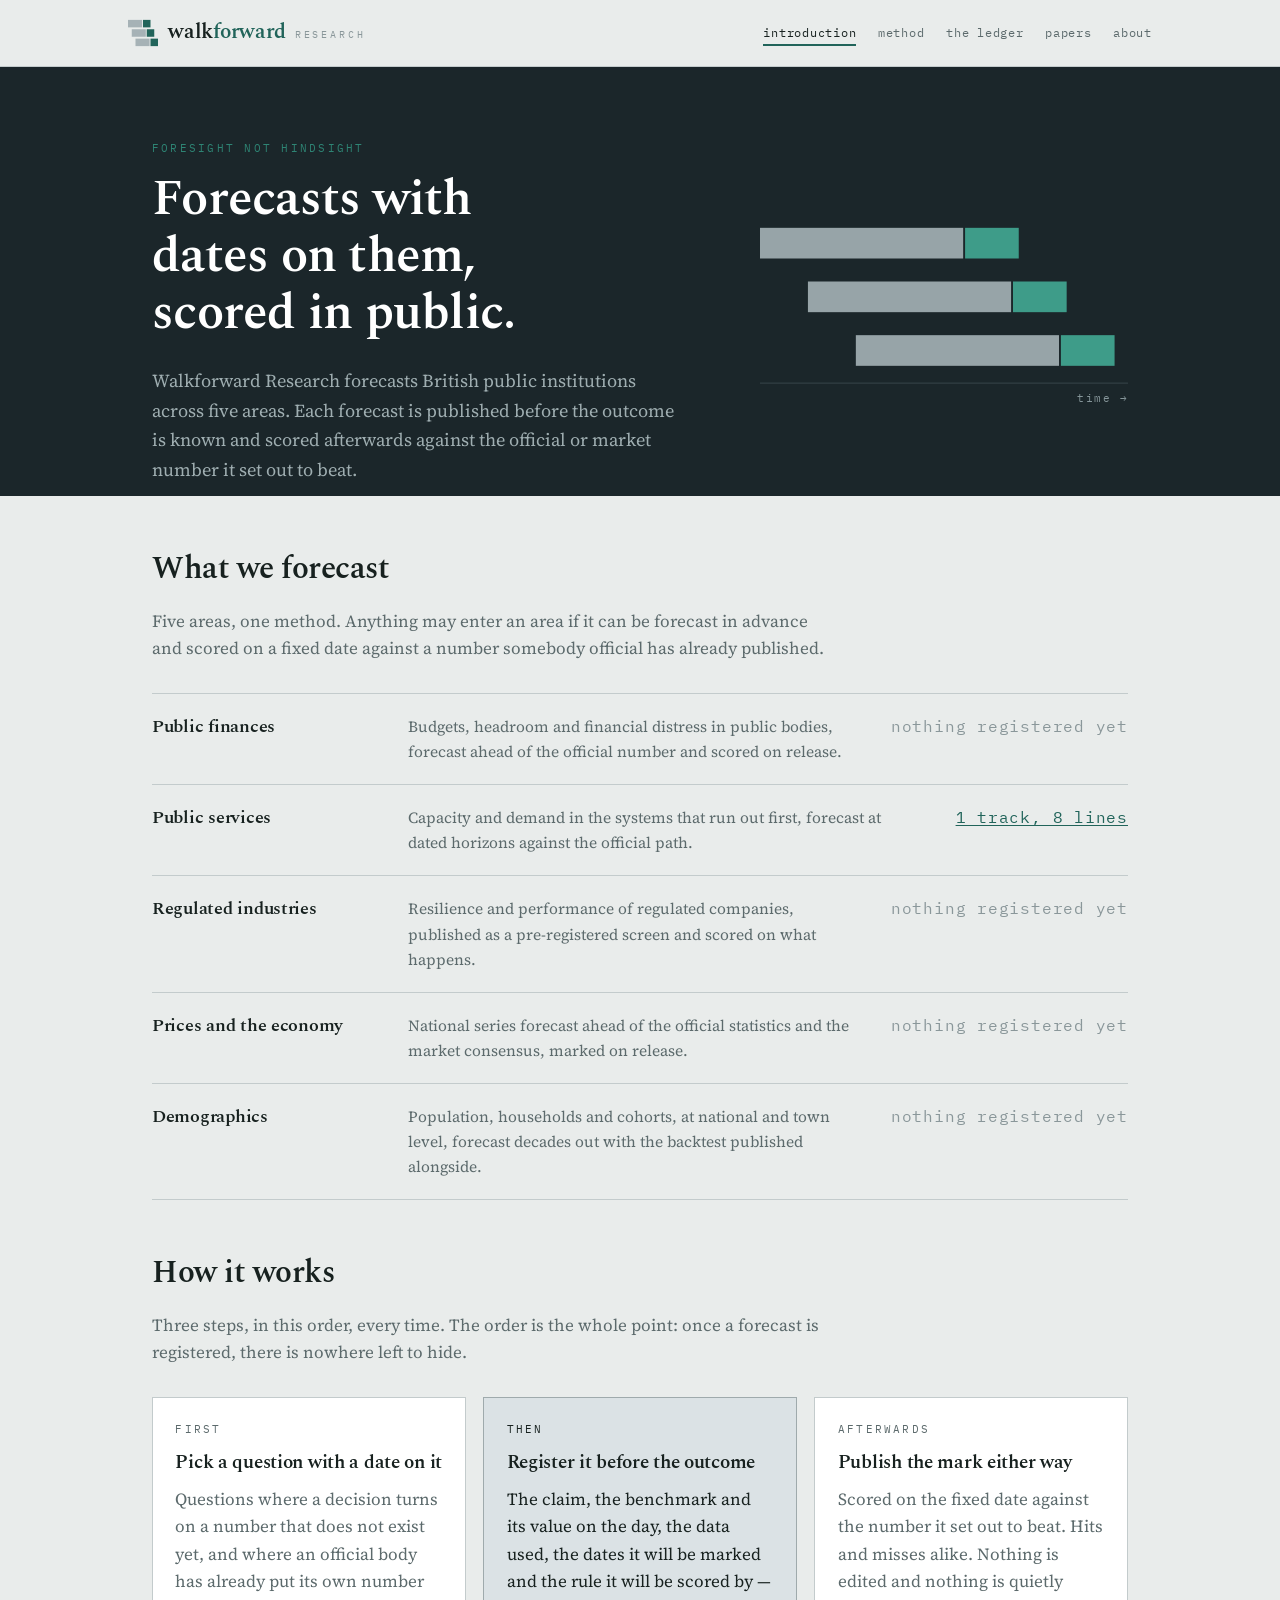
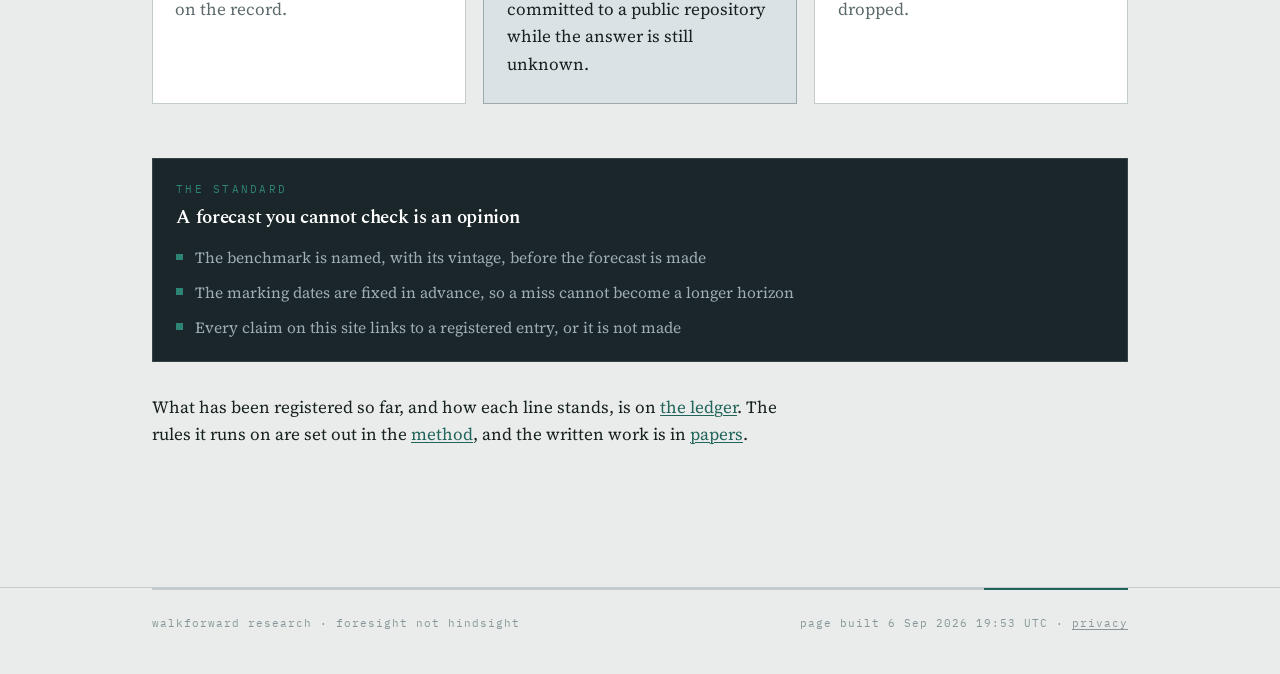
<file: site/index.html>
<!doctype html>
<html lang="en-GB">
<head>
<meta charset="utf-8">
<meta name="viewport" content="width=device-width, initial-scale=1">
<title>Walkforward Research</title>
<meta name="description" content="UK forecasts published before the outcome is known, then scored in public against the official or market forecast they set out to beat.">
<link rel="icon" href="favicon.svg" type="image/svg+xml">
<link rel="preconnect" href="https://fonts.gstatic.com" crossorigin>
<link rel="stylesheet" href="https://fonts.googleapis.com/css2?family=Spectral:wght@500;600&amp;family=Source+Serif+4:ital,opsz,wght@0,8..60,400;0,8..60,600;1,8..60,400&amp;family=IBM+Plex+Mono:wght@400;500&amp;display=swap">
<link rel="stylesheet" href="styles.css">
</head>
<body>
<header class="site">
  <div class="wrap site-bar">
    <a class="brand" href="index.html">
      <svg width="30" height="30" viewBox="0 0 32 32" aria-hidden="true">
        <rect x="0" y="2"  width="15" height="8" fill="var(--block)"/><rect x="16" y="2"  width="8" height="8" fill="var(--accent)"/>
        <rect x="4" y="12" width="15" height="8" fill="var(--block)"/><rect x="20" y="12" width="8" height="8" fill="var(--accent)"/>
        <rect x="8" y="22" width="15" height="8" fill="var(--block)"/><rect x="24" y="22" width="8" height="8" fill="var(--accent)"/>
      </svg>
      <span class="wordmark">walk<span class="fwd">forward</span><span class="co">Research</span></span>
    </a>
    <nav class="site-nav" aria-label="Site">
      <a href="index.html" aria-current="page">introduction</a>
      <a href="method.html">method</a>
      <a href="ledger.html">the ledger</a>
      <a href="papers.html">papers</a>
      <a href="about.html">about</a>
    </nav>
  </div>
</header>
<div class="hero">
  <div class="wrap">
    <div class="hero-grid">
      <div>
        <p class="kicker">Foresight not hindsight</p>
        <h1>Forecasts with dates on them, scored in public.</h1>
        <p class="lede">Walkforward Research forecasts British public institutions across five
        areas. Each forecast is published before the outcome is known and scored afterwards against
        the official or market number it set out to beat.</p>
      </div>
      <div class="hero-mark"><svg class="stair" viewBox="0 0 384 196" role="img" aria-label="Walk-forward validation: three rows, each a long training run followed immediately by the short slice the model was tested on, every row starting later in time">
        <rect x="0"   y="4"   width="212" height="32" fill="#97A4A8"/>
        <rect x="214" y="4"   width="56"  height="32" fill="#3E9C89"/>
        <rect x="50"  y="60"  width="212" height="32" fill="#97A4A8"/>
        <rect x="264" y="60"  width="56"  height="32" fill="#3E9C89"/>
        <rect x="100" y="116" width="212" height="32" fill="#97A4A8"/>
        <rect x="314" y="116" width="56"  height="32" fill="#3E9C89"/>
        <line x1="0" y1="166" x2="384" y2="166" stroke="#3A4A4E" stroke-width="1"/>
        <text x="384" y="186" text-anchor="end" fill="#859599" font-family="IBM Plex Mono, monospace" font-size="12" letter-spacing="1.5">time &#8594;</text>
      </svg></div>
    </div>
  </div>
</div>

<main class="wrap">
<section class="band">
  <div class="section-head">
    <h2>What we forecast</h2>
    <p>Five areas, one method. Anything may enter an area if it can be forecast in advance and
    scored on a fixed date against a number somebody official has already published.</p>
  </div>
  <div class="areas">
      <div class="area-row"><h3>Public finances</h3><p>Budgets, headroom and financial distress in public bodies, forecast ahead of the official number and scored on release.</p><p class="area-count mono"><span class="soft">nothing registered yet</span></p></div>
      <div class="area-row"><h3>Public services</h3><p>Capacity and demand in the systems that run out first, forecast at dated horizons against the official path.</p><p class="area-count mono"><a href="ledger.html">1 track, 8 lines</a></p></div>
      <div class="area-row"><h3>Regulated industries</h3><p>Resilience and performance of regulated companies, published as a pre-registered screen and scored on what happens.</p><p class="area-count mono"><span class="soft">nothing registered yet</span></p></div>
      <div class="area-row"><h3>Prices and the economy</h3><p>National series forecast ahead of the official statistics and the market consensus, marked on release.</p><p class="area-count mono"><span class="soft">nothing registered yet</span></p></div>
      <div class="area-row"><h3>Demographics</h3><p>Population, households and cohorts, at national and town level, forecast decades out with the backtest published alongside.</p><p class="area-count mono"><span class="soft">nothing registered yet</span></p></div>
  </div>
</section>

<section class="band">
  <div class="section-head">
    <h2>How it works</h2>
    <p>Three steps, in this order, every time. The order is the whole point: once a forecast is
    registered, there is nowhere left to hide.</p>
  </div>
  <div class="cards c3">
    <div class="card">
      <p class="kicker">First</p>
      <h3>Pick a question with a date on it</h3>
      <p>Questions where a decision turns on a number that does not exist yet, and where an official
      body has already put its own number on the record.</p>
    </div>
    <div class="card tint">
      <p class="kicker">Then</p>
      <h3>Register it before the outcome</h3>
      <p>The claim, the benchmark and its value on the day, the data used, the dates it will be
      marked and the rule it will be scored by &mdash; committed to a public repository while the
      answer is still unknown.</p>
    </div>
    <div class="card">
      <p class="kicker">Afterwards</p>
      <h3>Publish the mark either way</h3>
      <p>Scored on the fixed date against the number it set out to beat. Hits and misses alike.
      Nothing is edited and nothing is quietly dropped.</p>
    </div>
  </div>
</section>

<section class="band">
  <div class="panel invert">
    <p class="kicker">The standard</p>
    <h3>A forecast you cannot check is an opinion</h3>
    <ul class="ticks">
      <li>The benchmark is named, with its vintage, before the forecast is made</li>
      <li>The marking dates are fixed in advance, so a miss cannot become a longer horizon</li>
      <li>Every claim on this site links to a registered entry, or it is not made</li>
    </ul>
  </div>
  <p class="measure">What has been registered so far, and how each line stands, is on
  <a href="ledger.html">the ledger</a>. The rules it runs on are set out in the
  <a href="method.html">method</a>, and the written work is in <a href="papers.html">papers</a>.</p>
</section>
</main>
<footer class="site">
  <div class="wrap">
    <div class="foot-rule"></div>
    <div class="foot">
      <span>walkforward research &middot; foresight not hindsight</span>
      <span>page built 6 Sep 2026 19:53 UTC &middot; <a href="about.html#privacy">privacy</a></span>
    </div>
  </div>
</footer>
</body>
</html>
</file>
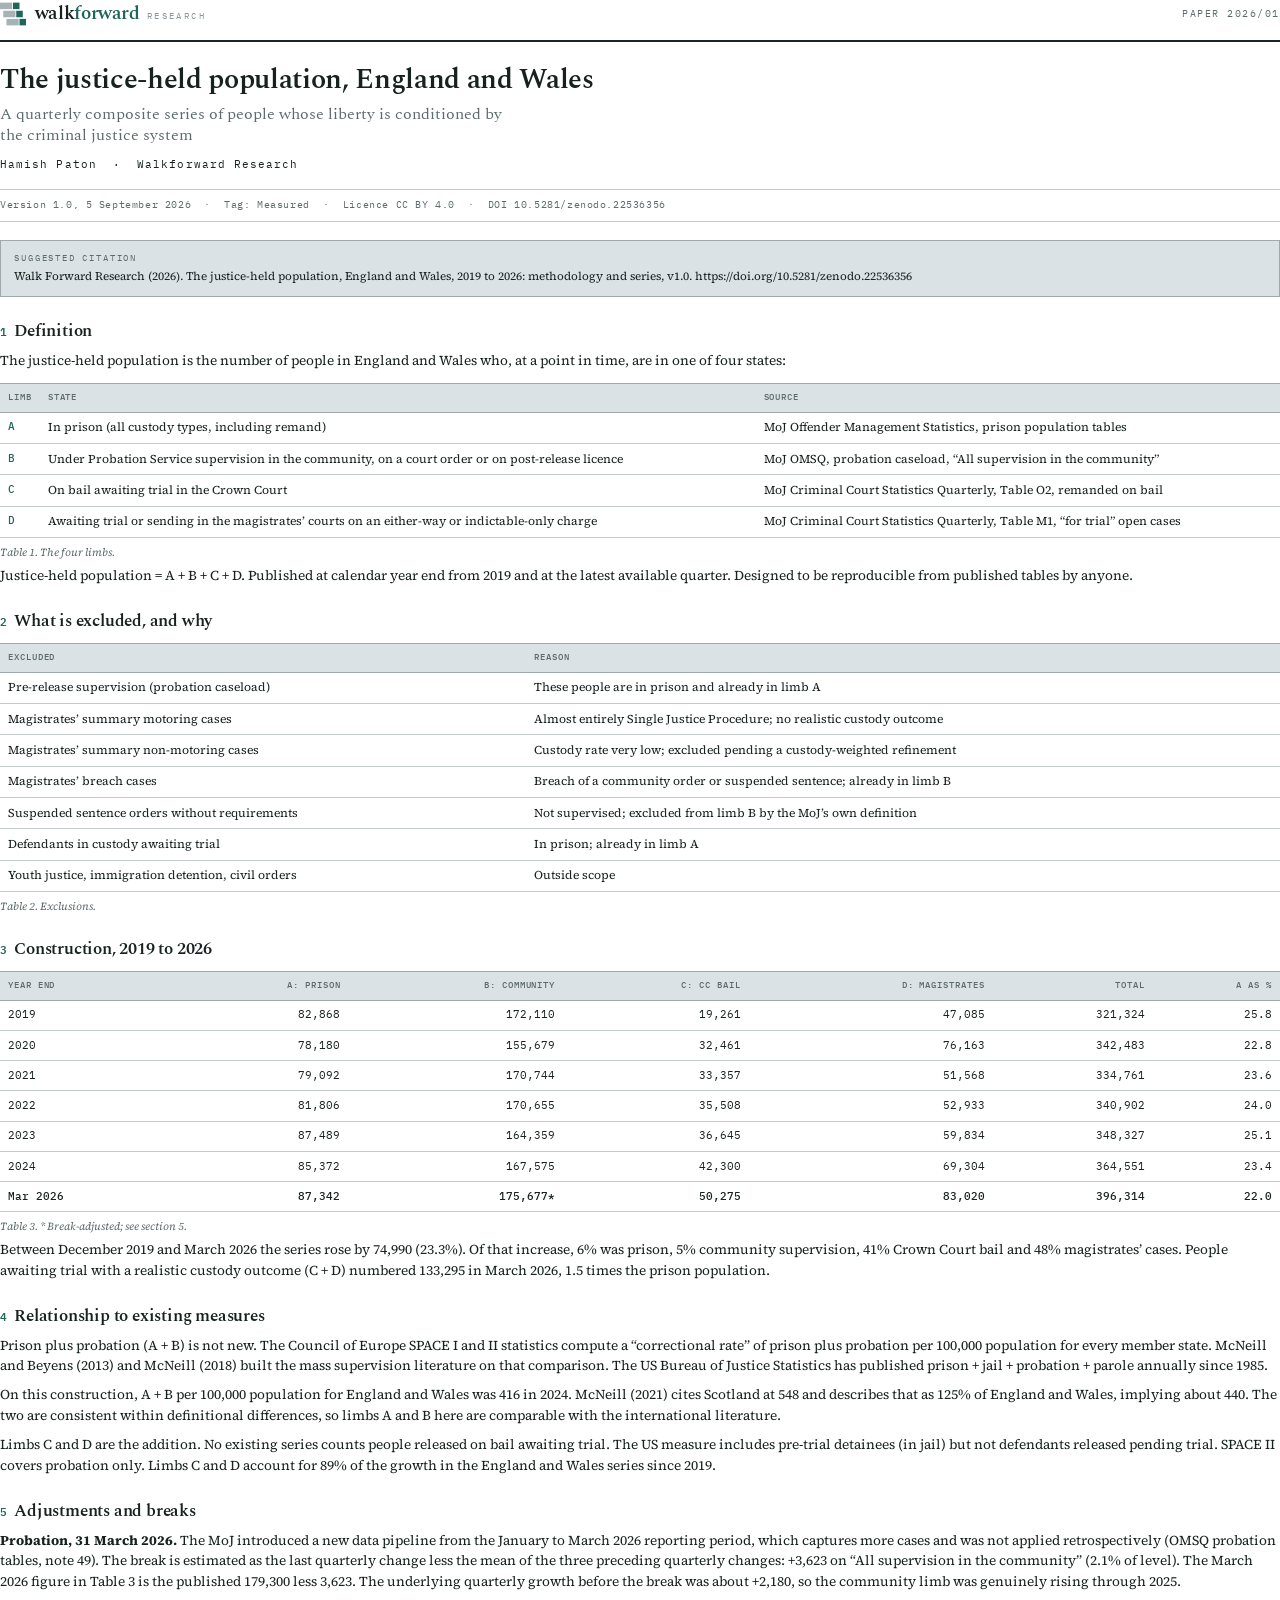
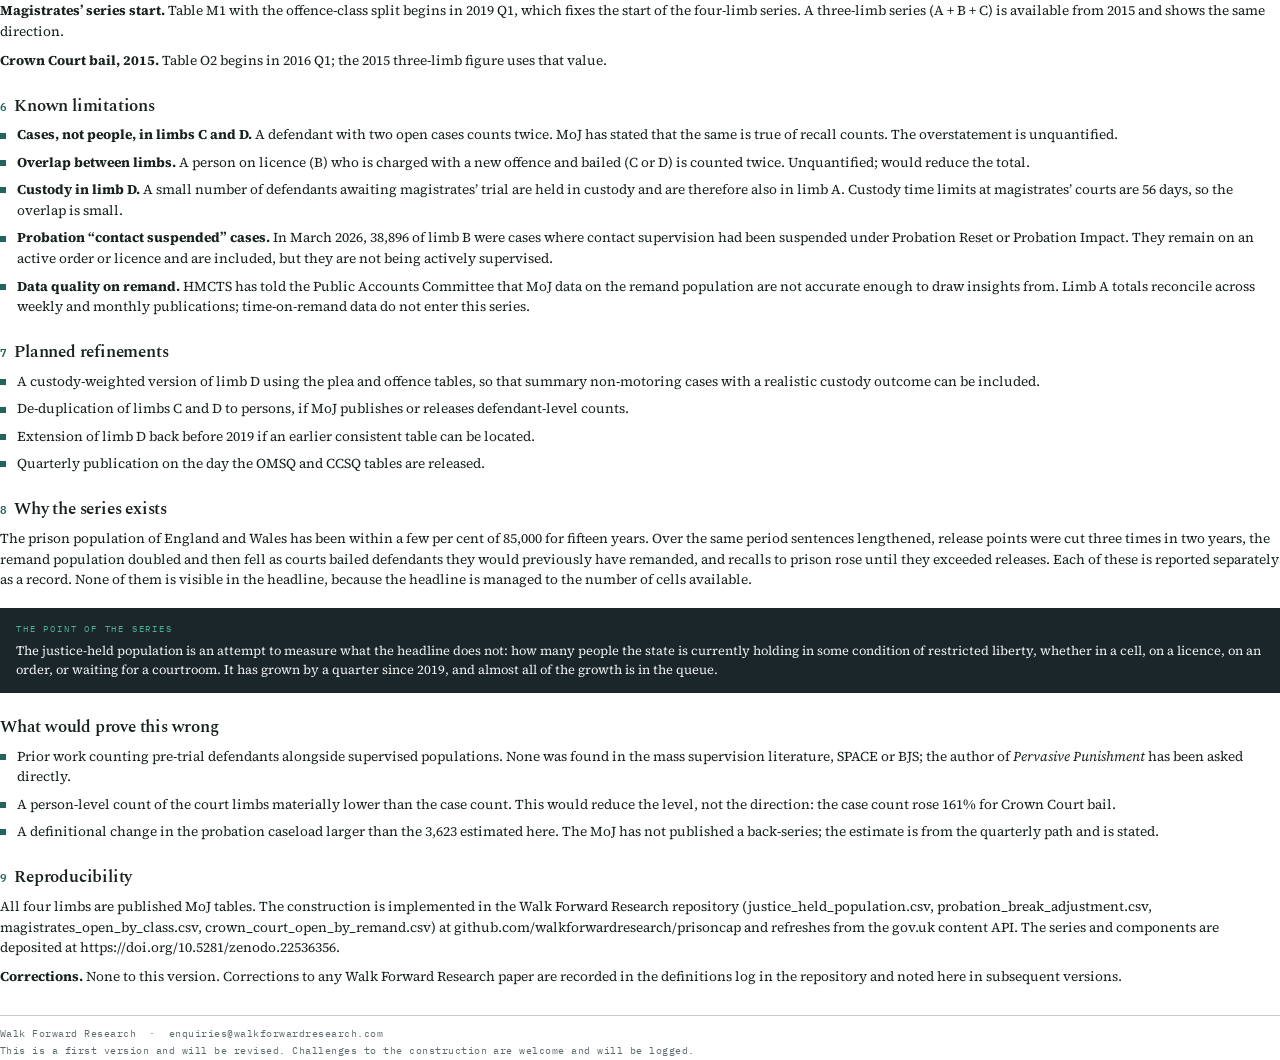
<file: paper/paper.html>
<!doctype html>
<html lang="en-GB">
<head>
<meta charset="utf-8">
<title>The justice-held population, England and Wales</title>
<link rel="preconnect" href="https://fonts.gstatic.com" crossorigin>
<link rel="stylesheet" href="https://fonts.googleapis.com/css2?family=Spectral:ital,wght@0,400;0,500;0,600;1,400&family=Source+Serif+4:ital,opsz,wght@0,8..60,400;0,8..60,600;1,8..60,400&family=IBM+Plex+Mono:wght@400;500&display=swap">
<style>
:root{
  --paper:#FFFFFF; --tint:#DBE2E5; --deep:#1B262A; --ink:#17211F;
  --muted:#5C6A6C; --faint:#8A979A; --line:#C3CBCC; --line-strong:#9FAAAC;
  --accent:#21645A; --block:#A6B2B6;
}
*{box-sizing:border-box}
@page{ size:A4; margin:19mm 18mm 20mm; }
@page:first{ margin-top:16mm; }
html,body{margin:0;padding:0;background:var(--paper);color:var(--ink)}
body{
  font-family:"Source Serif 4",Georgia,serif;
  font-size:10.2pt; line-height:1.52;
  -webkit-font-smoothing:antialiased;
}
h1,h2,h3{font-family:"Spectral",Georgia,serif;letter-spacing:-0.012em;margin:0;line-height:1.16}
p{margin:0 0 .62em}
a{color:var(--accent);text-decoration:none}

/* ---------- masthead ---------- */
.masthead{display:flex;align-items:center;gap:.55rem;padding-bottom:9pt;
  border-bottom:1.6pt solid var(--deep);margin-bottom:16pt}
.masthead svg{display:block;flex:none}
.wordmark{font-family:"Spectral",Georgia,serif;font-weight:600;font-size:14pt;letter-spacing:-0.02em}
.wordmark .fwd{color:var(--accent)}
.wordmark .co{font-family:"IBM Plex Mono",monospace;font-weight:400;font-size:6.4pt;
  letter-spacing:.28em;color:var(--faint);margin-left:.45rem;text-transform:uppercase}
.masthead .ref{margin-left:auto;font-family:"IBM Plex Mono",monospace;font-size:7.2pt;
  letter-spacing:.16em;text-transform:uppercase;color:var(--muted)}

.title{font-size:21pt;font-weight:600;margin-bottom:6pt;text-wrap:balance;max-width:30em}
.subtitle{font-family:"Spectral",Georgia,serif;font-size:12pt;font-weight:400;
  color:var(--muted);line-height:1.32;margin-bottom:13pt;max-width:32em}
.byline{font-family:"IBM Plex Mono",monospace;font-size:8pt;letter-spacing:.1em;
  color:var(--ink);margin:-6pt 0 13pt}
.meta{font-family:"IBM Plex Mono",monospace;font-size:7.4pt;letter-spacing:.06em;
  color:var(--muted);padding:6pt 0;border-top:.5pt solid var(--line);
  border-bottom:.5pt solid var(--line);margin-bottom:13pt}
.citation{background:var(--tint);border:.5pt solid var(--line-strong);padding:8pt 10pt;
  font-size:8.6pt;line-height:1.45;color:var(--ink);margin-bottom:18pt}
.citation .lab{font-family:"IBM Plex Mono",monospace;font-size:6.8pt;letter-spacing:.2em;
  text-transform:uppercase;color:var(--muted);display:block;margin-bottom:3pt}

/* ---------- sections ---------- */
h2.sec{font-size:12.6pt;font-weight:600;margin:19pt 0 7pt;break-after:avoid}
h2.sec .n{font-family:"IBM Plex Mono",monospace;font-size:8.4pt;color:var(--accent);
  margin-right:.6em;letter-spacing:.04em}
h2.sec.unnumbered{color:var(--ink)}

ul.plain{margin:0 0 .62em;padding-left:0;list-style:none}
ul.plain li{position:relative;padding-left:13pt;margin-bottom:.5em}
ul.plain li::before{content:"";position:absolute;left:0;top:.52em;
  width:4.5pt;height:4.5pt;background:var(--accent)}

/* ---------- tables ---------- */
table{border-collapse:collapse;width:100%;margin:9pt 0 4pt;font-size:8.4pt;
  font-family:"IBM Plex Mono",monospace;font-variant-numeric:tabular-nums;
  break-inside:avoid}
th{text-align:left;font-weight:500;font-size:6.9pt;letter-spacing:.1em;text-transform:uppercase;
  color:var(--muted);background:var(--tint);padding:5pt 6pt;
  border-top:.5pt solid var(--line-strong);border-bottom:.5pt solid var(--line-strong)}
td{padding:5pt 6pt;border-bottom:.5pt solid var(--line);vertical-align:top;line-height:1.42}
td.t{font-family:"Source Serif 4",Georgia,serif;font-size:9pt;line-height:1.42}
td.n{text-align:right;white-space:nowrap}
th.n{text-align:right}
tr.total td{border-top:.5pt solid var(--line-strong);font-weight:500;color:var(--ink)}
td.lim{color:var(--accent);font-weight:500;width:2em}
caption{caption-side:bottom;text-align:left;font-family:"Source Serif 4",Georgia,serif;
  font-size:8.2pt;font-style:italic;color:var(--muted);padding-top:5pt;line-height:1.45}

.callout{background:var(--deep);color:#EEF1F0;padding:10pt 12pt;margin:13pt 0;
  break-inside:avoid}
.callout p{margin:0;font-size:9.6pt;line-height:1.5}
.callout .lab{font-family:"IBM Plex Mono",monospace;font-size:6.8pt;letter-spacing:.2em;
  text-transform:uppercase;color:#4FAD97;display:block;margin-bottom:4pt}

.colophon{margin-top:20pt;padding-top:8pt;border-top:.5pt solid var(--line);
  font-family:"IBM Plex Mono",monospace;font-size:7.4pt;letter-spacing:.05em;
  color:var(--muted);line-height:1.7}
</style>
</head>
<body>

<div class="masthead">
  <svg width="26" height="26" viewBox="0 0 32 32" aria-hidden="true">
    <rect x="0" y="2"  width="15" height="8" fill="#A6B2B6"/><rect x="16" y="2"  width="8" height="8" fill="#21645A"/>
    <rect x="4" y="12" width="15" height="8" fill="#A6B2B6"/><rect x="20" y="12" width="8" height="8" fill="#21645A"/>
    <rect x="8" y="22" width="15" height="8" fill="#A6B2B6"/><rect x="24" y="22" width="8" height="8" fill="#21645A"/>
  </svg>
  <span class="wordmark">walk<span class="fwd">forward</span><span class="co">Research</span></span>
  <span class="ref">Paper 2026/01</span>
</div>

<h1 class="title">The justice-held population, England and Wales</h1>
<p class="subtitle">A quarterly composite series of people whose liberty is conditioned by the
criminal justice system</p>

<p class="byline">Hamish Paton &nbsp;·&nbsp; Walkforward Research</p>

<p class="meta">Version 1.0, 5 September 2026 &nbsp;·&nbsp; Tag: Measured &nbsp;·&nbsp;
Licence CC BY 4.0 &nbsp;·&nbsp; DOI 10.5281/zenodo.22536356</p>

<div class="citation">
  <span class="lab">Suggested citation</span>
  Walk Forward Research (2026). The justice-held population, England and Wales, 2019 to 2026:
  methodology and series, v1.0. https://doi.org/10.5281/zenodo.22536356
</div>

<h2 class="sec"><span class="n">1</span>Definition</h2>
<p>The justice-held population is the number of people in England and Wales who, at a point in
time, are in one of four states:</p>

<table>
  <caption>Table 1. The four limbs.</caption>
  <thead><tr><th>Limb</th><th>State</th><th>Source</th></tr></thead>
  <tbody>
    <tr><td class="lim">A</td><td class="t">In prison (all custody types, including remand)</td><td class="t">MoJ Offender Management Statistics, prison population tables</td></tr>
    <tr><td class="lim">B</td><td class="t">Under Probation Service supervision in the community, on a court order or on post-release licence</td><td class="t">MoJ OMSQ, probation caseload, “All supervision in the community”</td></tr>
    <tr><td class="lim">C</td><td class="t">On bail awaiting trial in the Crown Court</td><td class="t">MoJ Criminal Court Statistics Quarterly, Table O2, remanded on bail</td></tr>
    <tr><td class="lim">D</td><td class="t">Awaiting trial or sending in the magistrates’ courts on an either-way or indictable-only charge</td><td class="t">MoJ Criminal Court Statistics Quarterly, Table M1, “for trial” open cases</td></tr>
  </tbody>
</table>

<p>Justice-held population = A + B + C + D. Published at calendar year end from 2019 and at the
latest available quarter. Designed to be reproducible from published tables by anyone.</p>

<h2 class="sec"><span class="n">2</span>What is excluded, and why</h2>
<table>
  <caption>Table 2. Exclusions.</caption>
  <thead><tr><th>Excluded</th><th>Reason</th></tr></thead>
  <tbody>
    <tr><td class="t">Pre-release supervision (probation caseload)</td><td class="t">These people are in prison and already in limb A</td></tr>
    <tr><td class="t">Magistrates’ summary motoring cases</td><td class="t">Almost entirely Single Justice Procedure; no realistic custody outcome</td></tr>
    <tr><td class="t">Magistrates’ summary non-motoring cases</td><td class="t">Custody rate very low; excluded pending a custody-weighted refinement</td></tr>
    <tr><td class="t">Magistrates’ breach cases</td><td class="t">Breach of a community order or suspended sentence; already in limb B</td></tr>
    <tr><td class="t">Suspended sentence orders without requirements</td><td class="t">Not supervised; excluded from limb B by the MoJ’s own definition</td></tr>
    <tr><td class="t">Defendants in custody awaiting trial</td><td class="t">In prison; already in limb A</td></tr>
    <tr><td class="t">Youth justice, immigration detention, civil orders</td><td class="t">Outside scope</td></tr>
  </tbody>
</table>

<h2 class="sec"><span class="n">3</span>Construction, 2019 to 2026</h2>
<table>
  <caption>Table 3. * Break-adjusted; see section 5.</caption>
  <thead><tr>
    <th>Year end</th><th class="n">A: Prison</th><th class="n">B: Community</th>
    <th class="n">C: CC bail</th><th class="n">D: Magistrates</th><th class="n">Total</th><th class="n">A as %</th>
  </tr></thead>
  <tbody>
    <tr><td>2019</td><td class="n">82,868</td><td class="n">172,110</td><td class="n">19,261</td><td class="n">47,085</td><td class="n">321,324</td><td class="n">25.8</td></tr>
    <tr><td>2020</td><td class="n">78,180</td><td class="n">155,679</td><td class="n">32,461</td><td class="n">76,163</td><td class="n">342,483</td><td class="n">22.8</td></tr>
    <tr><td>2021</td><td class="n">79,092</td><td class="n">170,744</td><td class="n">33,357</td><td class="n">51,568</td><td class="n">334,761</td><td class="n">23.6</td></tr>
    <tr><td>2022</td><td class="n">81,806</td><td class="n">170,655</td><td class="n">35,508</td><td class="n">52,933</td><td class="n">340,902</td><td class="n">24.0</td></tr>
    <tr><td>2023</td><td class="n">87,489</td><td class="n">164,359</td><td class="n">36,645</td><td class="n">59,834</td><td class="n">348,327</td><td class="n">25.1</td></tr>
    <tr><td>2024</td><td class="n">85,372</td><td class="n">167,575</td><td class="n">42,300</td><td class="n">69,304</td><td class="n">364,551</td><td class="n">23.4</td></tr>
    <tr class="total"><td>Mar 2026</td><td class="n">87,342</td><td class="n">175,677*</td><td class="n">50,275</td><td class="n">83,020</td><td class="n">396,314</td><td class="n">22.0</td></tr>
  </tbody>
</table>

<p>Between December 2019 and March 2026 the series rose by 74,990 (23.3%). Of that increase, 6% was
prison, 5% community supervision, 41% Crown Court bail and 48% magistrates’ cases. People awaiting
trial with a realistic custody outcome (C + D) numbered 133,295 in March 2026, 1.5 times the prison
population.</p>

<h2 class="sec"><span class="n">4</span>Relationship to existing measures</h2>
<p>Prison plus probation (A + B) is not new. The Council of Europe SPACE I and II statistics compute
a “correctional rate” of prison plus probation per 100,000 population for every member state.
McNeill and Beyens (2013) and McNeill (2018) built the mass supervision literature on that
comparison. The US Bureau of Justice Statistics has published prison + jail + probation + parole
annually since 1985.</p>
<p>On this construction, A + B per 100,000 population for England and Wales was 416 in 2024.
McNeill (2021) cites Scotland at 548 and describes that as 125% of England and Wales, implying
about 440. The two are consistent within definitional differences, so limbs A and B here are
comparable with the international literature.</p>
<p>Limbs C and D are the addition. No existing series counts people released on bail awaiting trial.
The US measure includes pre-trial detainees (in jail) but not defendants released pending trial.
SPACE II covers probation only. Limbs C and D account for 89% of the growth in the England and
Wales series since 2019.</p>

<h2 class="sec"><span class="n">5</span>Adjustments and breaks</h2>
<p><strong>Probation, 31 March 2026.</strong> The MoJ introduced a new data pipeline from the
January to March 2026 reporting period, which captures more cases and was not applied
retrospectively (OMSQ probation tables, note 49). The break is estimated as the last quarterly
change less the mean of the three preceding quarterly changes: +3,623 on “All supervision in the
community” (2.1% of level). The March 2026 figure in Table 3 is the published 179,300 less 3,623.
The underlying quarterly growth before the break was about +2,180, so the community limb was
genuinely rising through 2025.</p>
<p><strong>Magistrates’ series start.</strong> Table M1 with the offence-class split begins in
2019 Q1, which fixes the start of the four-limb series. A three-limb series (A + B + C) is
available from 2015 and shows the same direction.</p>
<p><strong>Crown Court bail, 2015.</strong> Table O2 begins in 2016 Q1; the 2015 three-limb figure
uses that value.</p>

<h2 class="sec"><span class="n">6</span>Known limitations</h2>
<ul class="plain">
  <li><strong>Cases, not people, in limbs C and D.</strong> A defendant with two open cases counts
  twice. MoJ has stated that the same is true of recall counts. The overstatement is
  unquantified.</li>
  <li><strong>Overlap between limbs.</strong> A person on licence (B) who is charged with a new
  offence and bailed (C or D) is counted twice. Unquantified; would reduce the total.</li>
  <li><strong>Custody in limb D.</strong> A small number of defendants awaiting magistrates’ trial
  are held in custody and are therefore also in limb A. Custody time limits at magistrates’ courts
  are 56 days, so the overlap is small.</li>
  <li><strong>Probation “contact suspended” cases.</strong> In March 2026, 38,896 of limb B were
  cases where contact supervision had been suspended under Probation Reset or Probation Impact.
  They remain on an active order or licence and are included, but they are not being actively
  supervised.</li>
  <li><strong>Data quality on remand.</strong> HMCTS has told the Public Accounts Committee that
  MoJ data on the remand population are not accurate enough to draw insights from. Limb A totals
  reconcile across weekly and monthly publications; time-on-remand data do not enter this
  series.</li>
</ul>

<h2 class="sec"><span class="n">7</span>Planned refinements</h2>
<ul class="plain">
  <li>A custody-weighted version of limb D using the plea and offence tables, so that summary
  non-motoring cases with a realistic custody outcome can be included.</li>
  <li>De-duplication of limbs C and D to persons, if MoJ publishes or releases defendant-level
  counts.</li>
  <li>Extension of limb D back before 2019 if an earlier consistent table can be located.</li>
  <li>Quarterly publication on the day the OMSQ and CCSQ tables are released.</li>
</ul>

<h2 class="sec"><span class="n">8</span>Why the series exists</h2>
<p>The prison population of England and Wales has been within a few per cent of 85,000 for fifteen
years. Over the same period sentences lengthened, release points were cut three times in two years,
the remand population doubled and then fell as courts bailed defendants they would previously have
remanded, and recalls to prison rose until they exceeded releases. Each of these is reported
separately as a record. None of them is visible in the headline, because the headline is managed to
the number of cells available.</p>

<div class="callout">
  <span class="lab">The point of the series</span>
  <p>The justice-held population is an attempt to measure what the headline does not: how many
  people the state is currently holding in some condition of restricted liberty, whether in a cell,
  on a licence, on an order, or waiting for a courtroom. It has grown by a quarter since 2019, and
  almost all of the growth is in the queue.</p>
</div>

<h2 class="sec unnumbered">What would prove this wrong</h2>
<ul class="plain">
  <li>Prior work counting pre-trial defendants alongside supervised populations. None was found in
  the mass supervision literature, SPACE or BJS; the author of <em>Pervasive Punishment</em> has
  been asked directly.</li>
  <li>A person-level count of the court limbs materially lower than the case count. This would
  reduce the level, not the direction: the case count rose 161% for Crown Court bail.</li>
  <li>A definitional change in the probation caseload larger than the 3,623 estimated here. The MoJ
  has not published a back-series; the estimate is from the quarterly path and is stated.</li>
</ul>

<h2 class="sec"><span class="n">9</span>Reproducibility</h2>
<p>All four limbs are published MoJ tables. The construction is implemented in the Walk Forward
Research repository (justice_held_population.csv, probation_break_adjustment.csv,
magistrates_open_by_class.csv, crown_court_open_by_remand.csv) at
github.com/walkforwardresearch/prisoncap and refreshes from the gov.uk content API. The series and
components are deposited at https://doi.org/10.5281/zenodo.22536356.</p>
<p><strong>Corrections.</strong> None to this version. Corrections to any Walk Forward Research
paper are recorded in the definitions log in the repository and noted here in subsequent
versions.</p>

<div class="colophon">
  Walk Forward Research &nbsp;·&nbsp; enquiries@walkforwardresearch.com<br>
  This is a first version and will be revised. Challenges to the construction are welcome and will
  be logged.
</div>

</body>
</html>
</file>
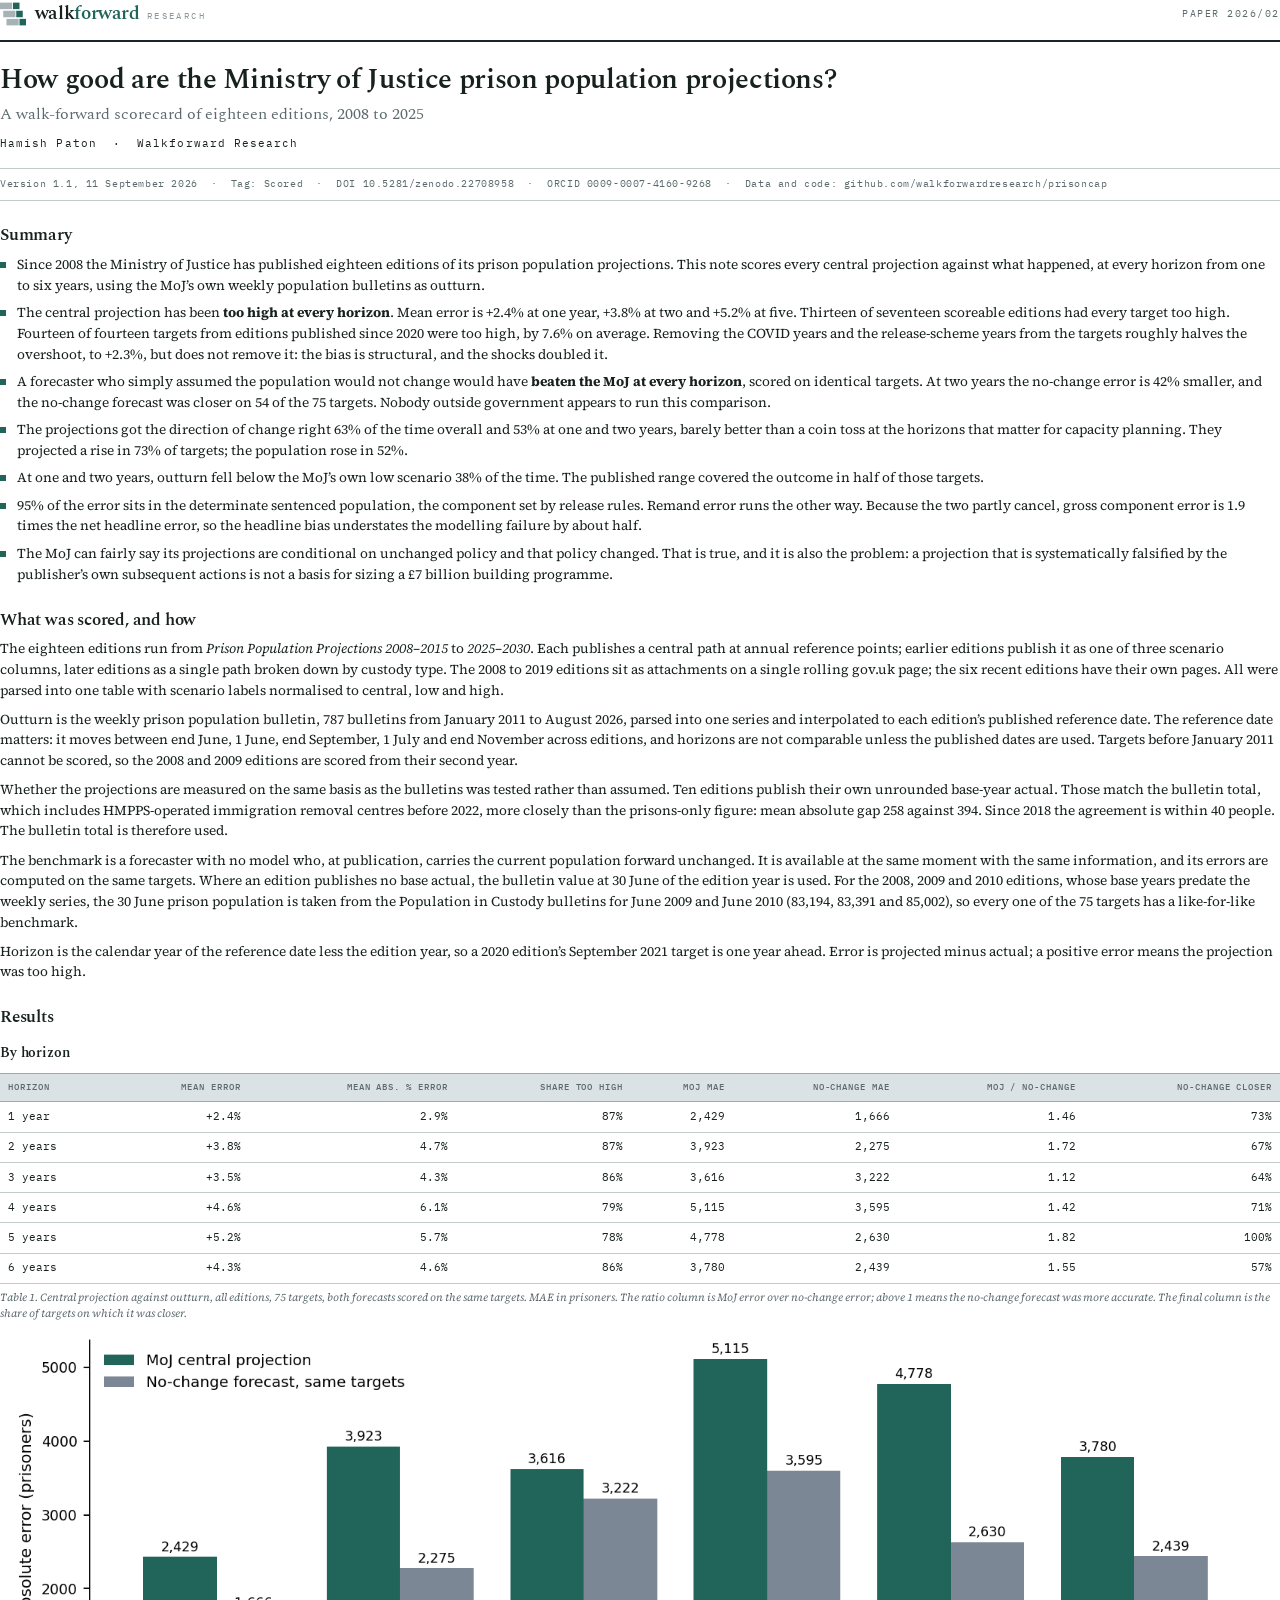
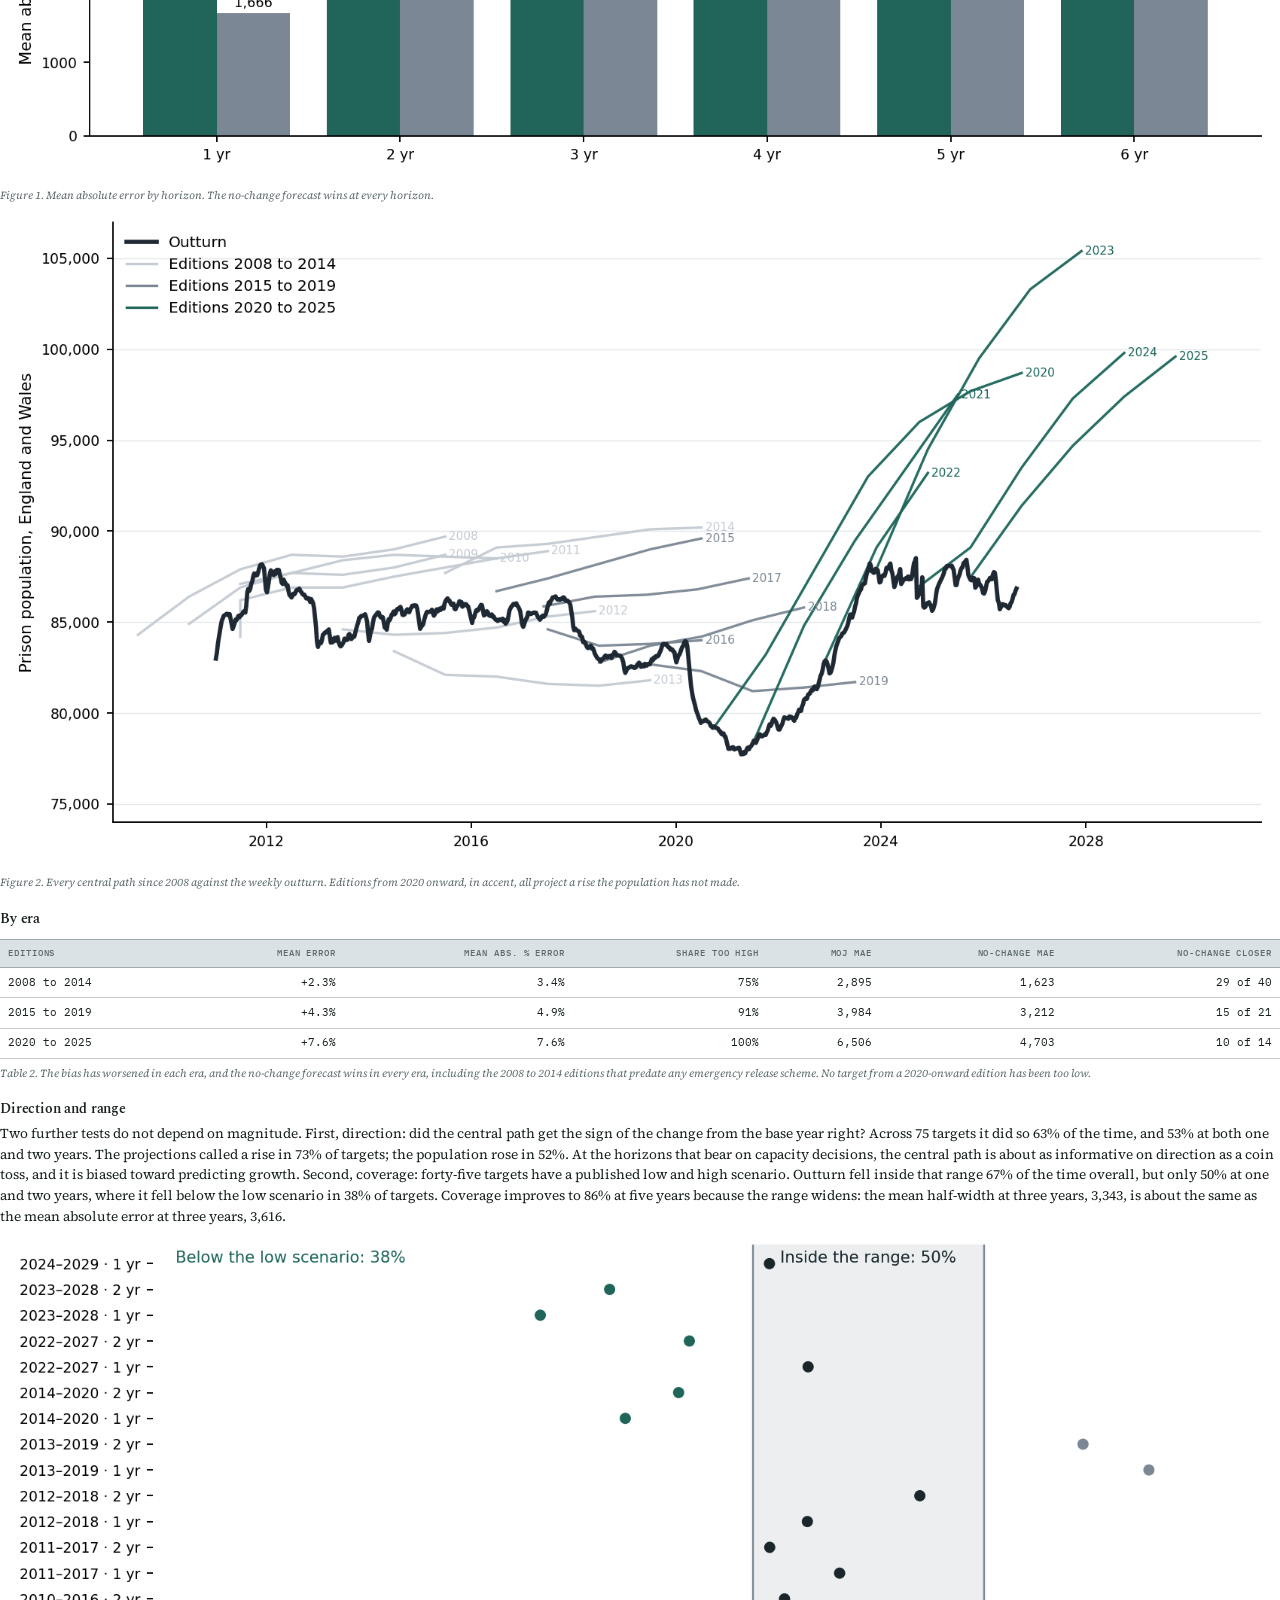
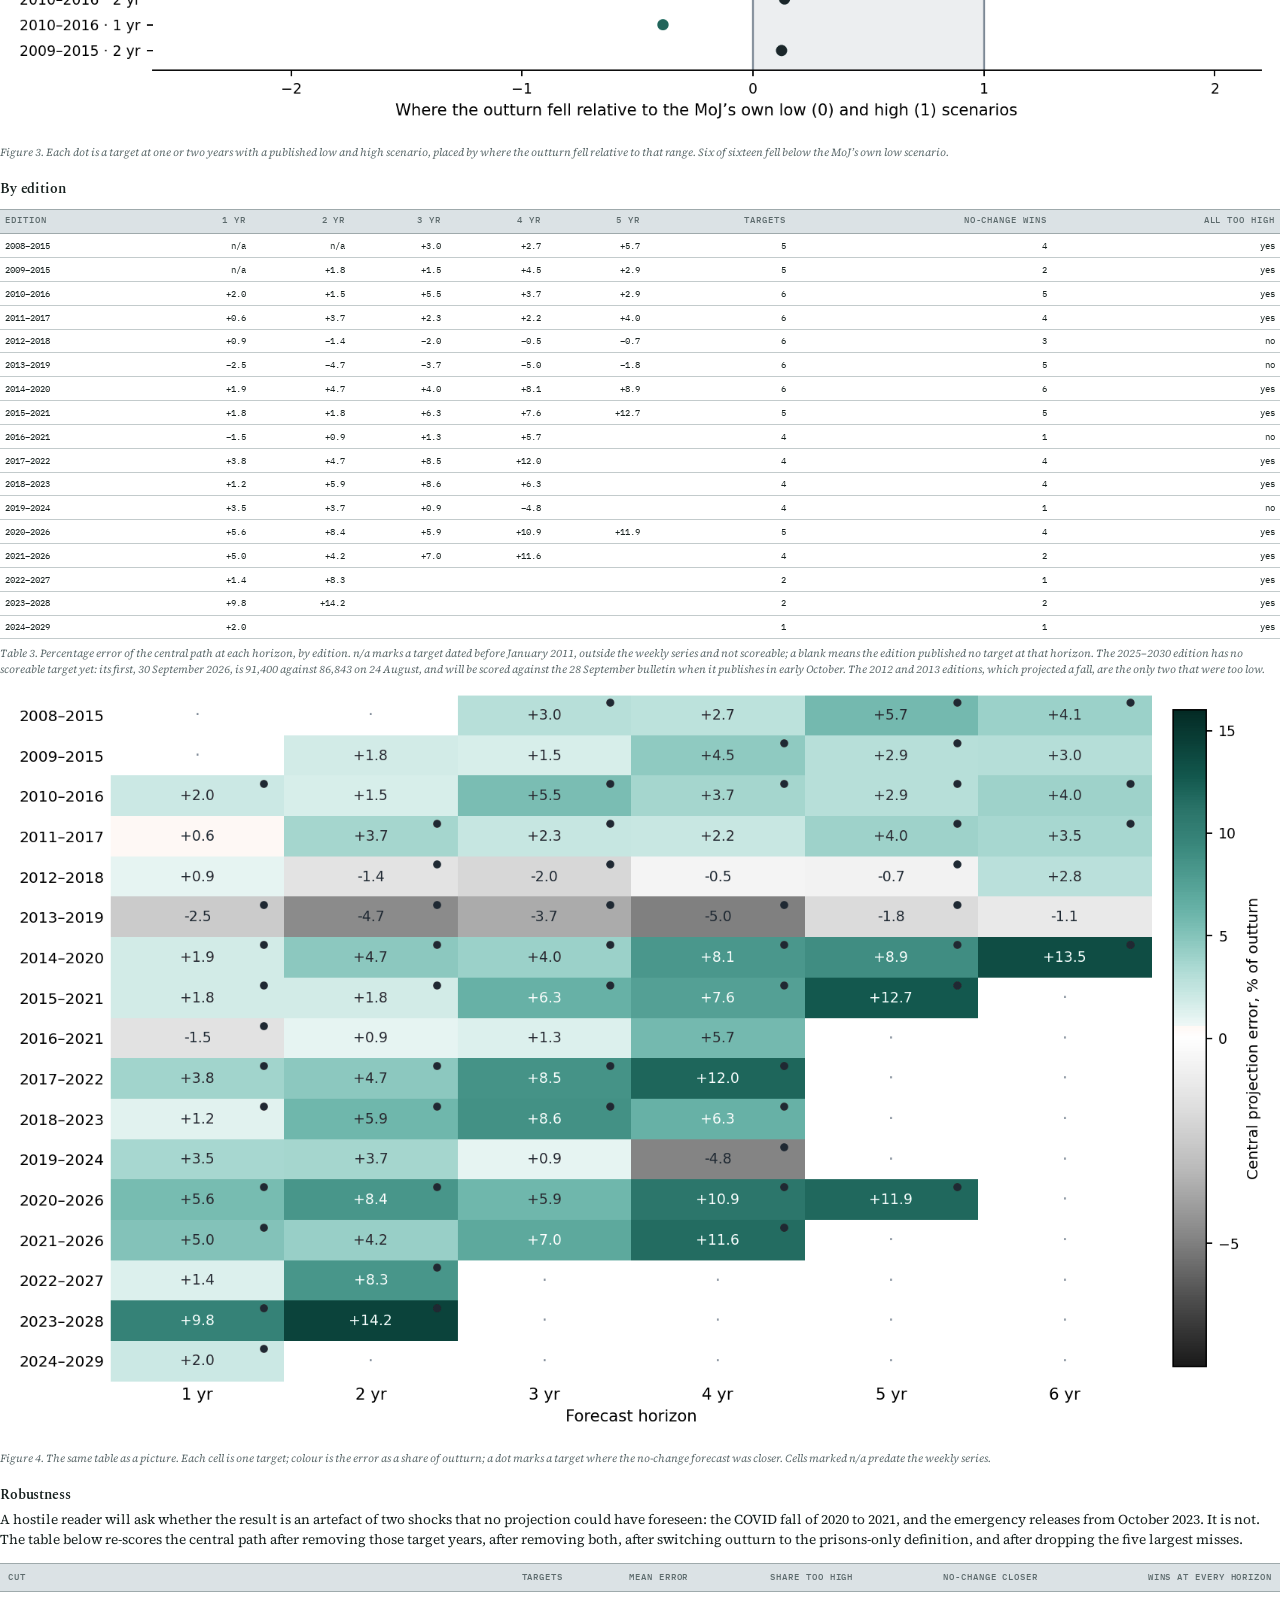
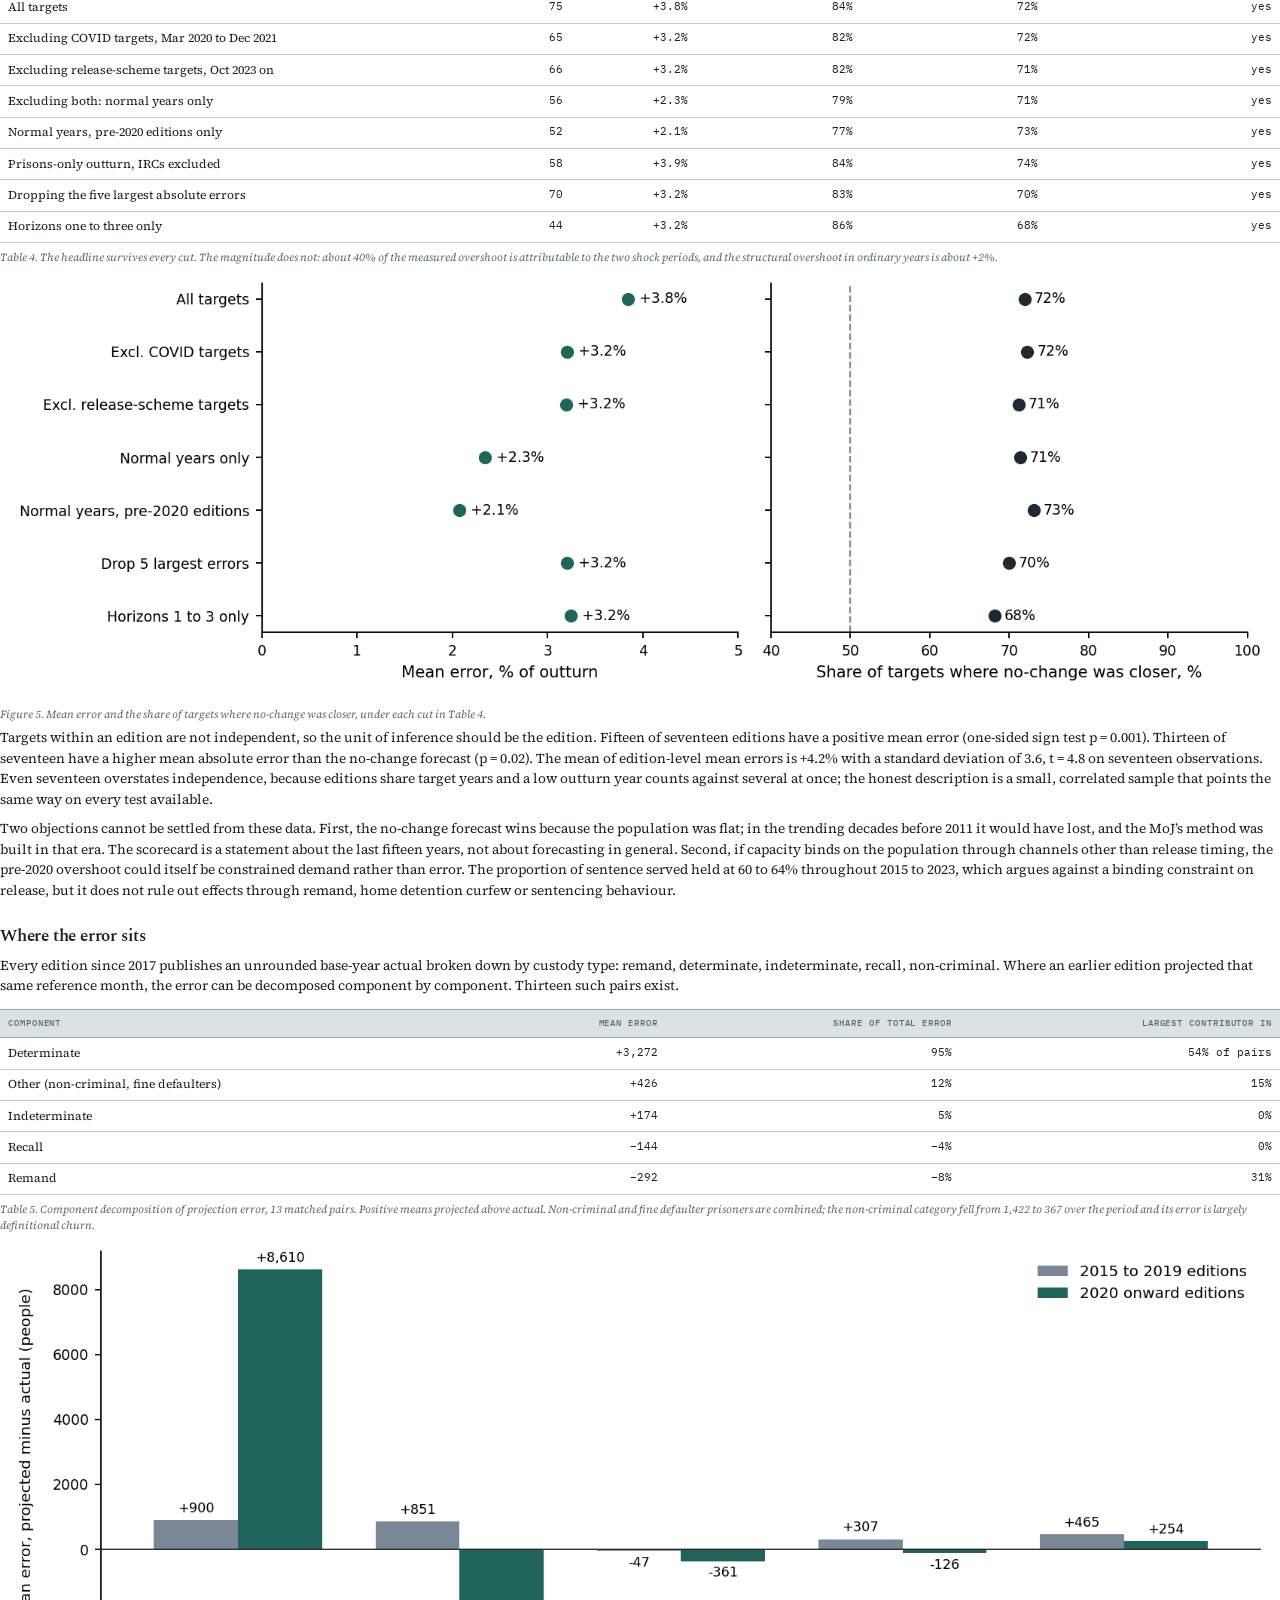
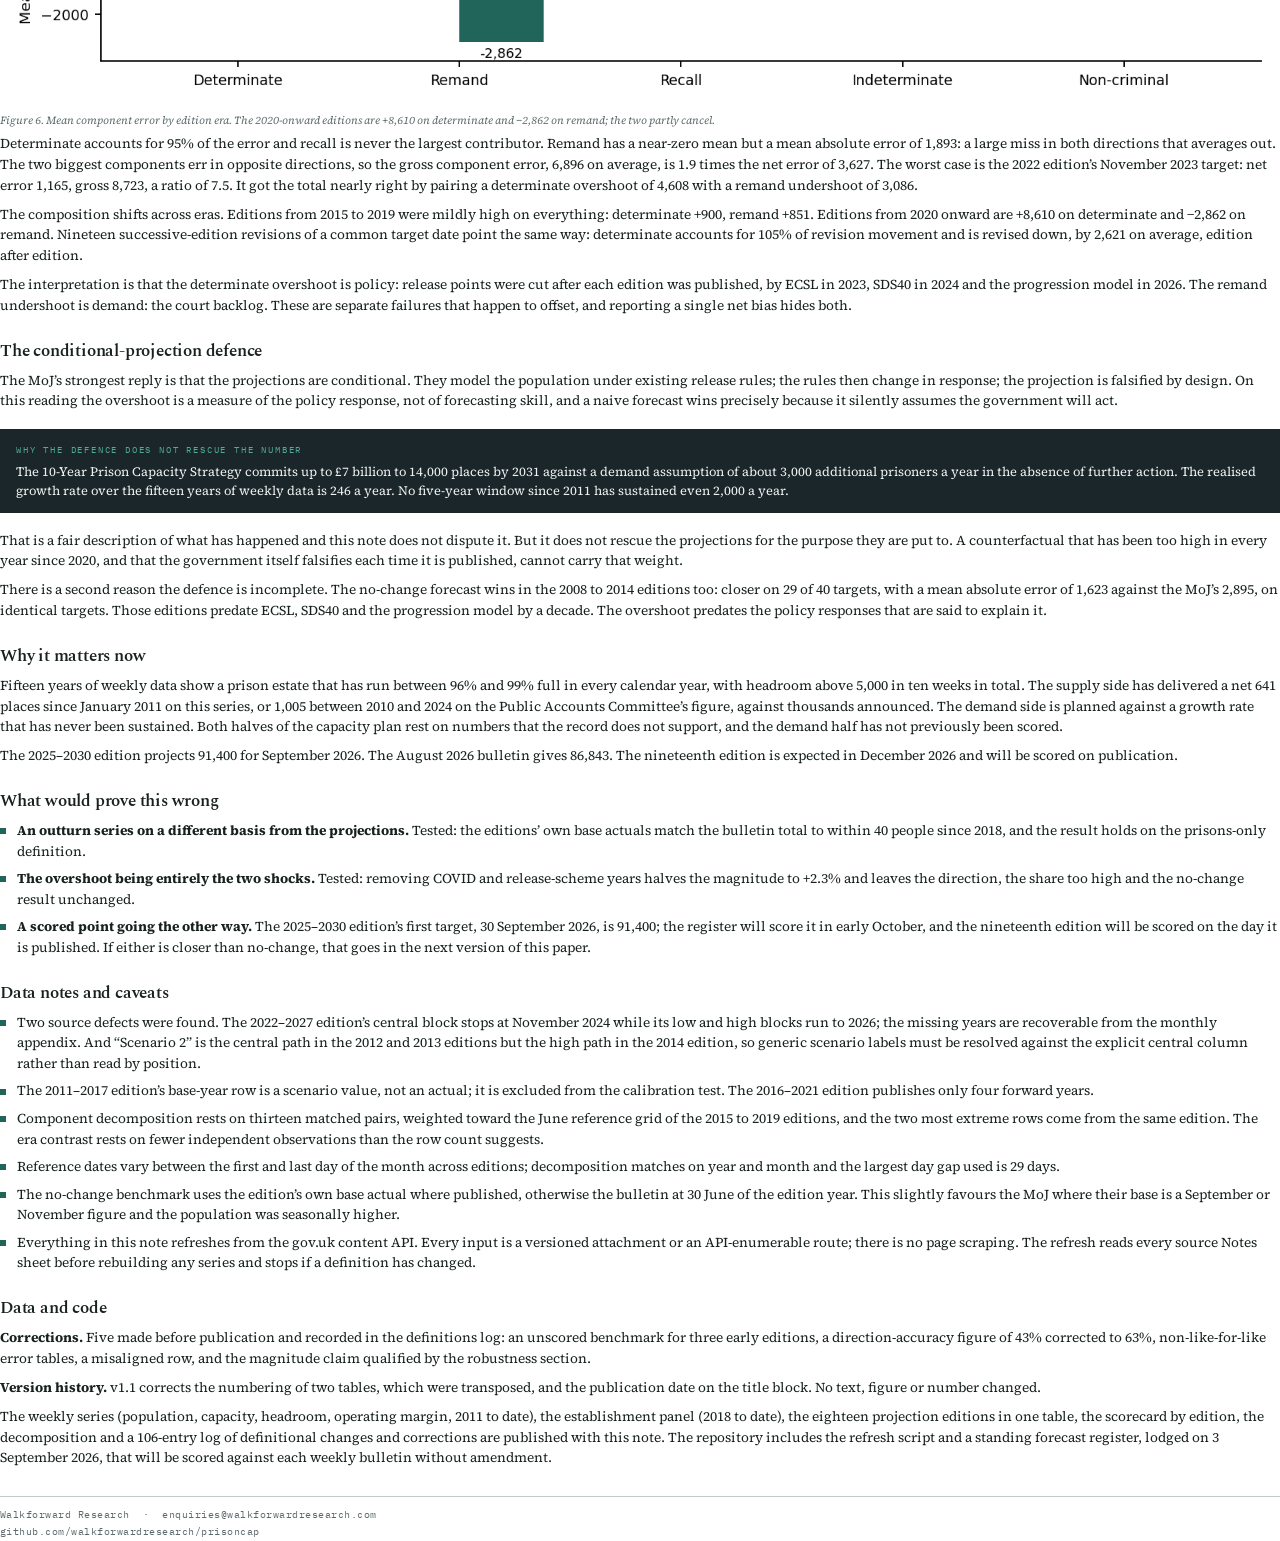
<file: paper/paper02.html>
<!doctype html>
<html lang="en-GB">
<head>
<meta charset="utf-8">
<title>How good are the MoJ prison population projections?</title>
<link rel="preconnect" href="https://fonts.gstatic.com" crossorigin>
<link rel="stylesheet" href="https://fonts.googleapis.com/css2?family=Spectral:ital,wght@0,400;0,500;0,600;1,400&family=Source+Serif+4:ital,opsz,wght@0,8..60,400;0,8..60,600;1,8..60,400&family=IBM+Plex+Mono:wght@400;500&display=swap">
<style>
:root{
  --paper:#FFFFFF; --tint:#DBE2E5; --deep:#1B262A; --ink:#17211F;
  --muted:#5C6A6C; --faint:#8A979A; --line:#C3CBCC; --line-strong:#9FAAAC;
  --accent:#21645A; --block:#A6B2B6;
}
*{box-sizing:border-box}
@page{ size:A4; margin:19mm 18mm 20mm; }
@page:first{ margin-top:16mm; }
html,body{margin:0;padding:0;background:var(--paper);color:var(--ink)}
body{
  font-family:"Source Serif 4",Georgia,serif;
  font-size:10.2pt; line-height:1.52;
  -webkit-font-smoothing:antialiased;
}
h1,h2,h3{font-family:"Spectral",Georgia,serif;letter-spacing:-0.012em;margin:0;line-height:1.16}
p{margin:0 0 .62em}
a{color:var(--accent);text-decoration:none}

/* ---------- masthead ---------- */
.masthead{display:flex;align-items:center;gap:.55rem;padding-bottom:9pt;
  border-bottom:1.6pt solid var(--deep);margin-bottom:16pt}
.masthead svg{display:block;flex:none}
.wordmark{font-family:"Spectral",Georgia,serif;font-weight:600;font-size:14pt;letter-spacing:-0.02em}
.wordmark .fwd{color:var(--accent)}
.wordmark .co{font-family:"IBM Plex Mono",monospace;font-weight:400;font-size:6.4pt;
  letter-spacing:.28em;color:var(--faint);margin-left:.45rem;text-transform:uppercase}
.masthead .ref{margin-left:auto;font-family:"IBM Plex Mono",monospace;font-size:7.2pt;
  letter-spacing:.16em;text-transform:uppercase;color:var(--muted)}

.title{font-size:21pt;font-weight:600;margin-bottom:6pt;text-wrap:balance;max-width:30em}
.subtitle{font-family:"Spectral",Georgia,serif;font-size:12pt;font-weight:400;
  color:var(--muted);line-height:1.32;margin-bottom:13pt;max-width:32em}
.byline{font-family:"IBM Plex Mono",monospace;font-size:8pt;letter-spacing:.1em;
  color:var(--ink);margin:-6pt 0 13pt}
.meta{font-family:"IBM Plex Mono",monospace;font-size:7.4pt;letter-spacing:.06em;
  color:var(--muted);padding:6pt 0;border-top:.5pt solid var(--line);
  border-bottom:.5pt solid var(--line);margin-bottom:13pt}
.citation{background:var(--tint);border:.5pt solid var(--line-strong);padding:8pt 10pt;
  font-size:8.6pt;line-height:1.45;color:var(--ink);margin-bottom:18pt}
.citation .lab{font-family:"IBM Plex Mono",monospace;font-size:6.8pt;letter-spacing:.2em;
  text-transform:uppercase;color:var(--muted);display:block;margin-bottom:3pt}

/* ---------- sections ---------- */
h2.sec{font-size:12.6pt;font-weight:600;margin:19pt 0 7pt;break-after:avoid}
h2.sec .n{font-family:"IBM Plex Mono",monospace;font-size:8.4pt;color:var(--accent);
  margin-right:.6em;letter-spacing:.04em}
h2.sec.unnumbered{color:var(--ink)}

ul.plain{margin:0 0 .62em;padding-left:0;list-style:none}
ul.plain li{position:relative;padding-left:13pt;margin-bottom:.5em}
ul.plain li::before{content:"";position:absolute;left:0;top:.52em;
  width:4.5pt;height:4.5pt;background:var(--accent)}

/* ---------- tables ---------- */
table{border-collapse:collapse;width:100%;margin:9pt 0 4pt;font-size:8.4pt;
  font-family:"IBM Plex Mono",monospace;font-variant-numeric:tabular-nums;
  break-inside:avoid}
th{text-align:left;font-weight:500;font-size:6.9pt;letter-spacing:.1em;text-transform:uppercase;
  color:var(--muted);background:var(--tint);padding:5pt 6pt;
  border-top:.5pt solid var(--line-strong);border-bottom:.5pt solid var(--line-strong)}
td{padding:5pt 6pt;border-bottom:.5pt solid var(--line);vertical-align:top;line-height:1.42}
td.t{font-family:"Source Serif 4",Georgia,serif;font-size:9pt;line-height:1.42}
td.n{text-align:right;white-space:nowrap}
th.n{text-align:right}
tr.total td{border-top:.5pt solid var(--line-strong);font-weight:500;color:var(--ink)}
td.lim{color:var(--accent);font-weight:500;width:2em}
caption{caption-side:bottom;text-align:left;font-family:"Source Serif 4",Georgia,serif;
  font-size:8.2pt;font-style:italic;color:var(--muted);padding-top:5pt;line-height:1.45}

.callout{background:var(--deep);color:#EEF1F0;padding:10pt 12pt;margin:13pt 0;
  break-inside:avoid}
.callout p{margin:0;font-size:9.6pt;line-height:1.5}
.callout .lab{font-family:"IBM Plex Mono",monospace;font-size:6.8pt;letter-spacing:.2em;
  text-transform:uppercase;color:#4FAD97;display:block;margin-bottom:4pt}

.colophon{margin-top:20pt;padding-top:8pt;border-top:.5pt solid var(--line);
  font-family:"IBM Plex Mono",monospace;font-size:7.4pt;letter-spacing:.05em;
  color:var(--muted);line-height:1.7}

/* paper 02 additions */
figure.chart{margin:11pt 0 4pt;break-inside:avoid}
figure.chart svg{width:100%;height:auto;display:block}
figure.chart .ylab{font-family:"IBM Plex Mono",monospace;font-size:7pt;fill:#17211F}
figure.chart .val{font-family:"IBM Plex Mono",monospace;font-size:6.6pt;fill:#5C6A6C}
figure.chart .axis{font-family:"IBM Plex Mono",monospace;font-size:6.4pt;fill:#8A979A}
.key{display:flex;gap:14pt;margin-bottom:6pt;font-family:"IBM Plex Mono",monospace;
  font-size:6.8pt;letter-spacing:.08em;color:#5C6A6C;text-transform:uppercase}
.key span{display:inline-flex;align-items:center;gap:4pt}
.key i{width:11pt;height:6pt;display:inline-block}
figure.plot{margin:12pt 0 4pt;break-inside:avoid}
figure.plot img{width:100%;height:auto;display:block}
figure.plot figcaption{font-family:"Source Serif 4",Georgia,serif;font-size:8.2pt;
  font-style:italic;color:var(--muted);padding-top:5pt;line-height:1.45}
table.tight{font-size:7pt;break-inside:auto}
table.tight thead{display:table-header-group}
table.tight tr{break-inside:avoid}
table.tight th,table.tight td{padding:3.6pt 4pt}
</style>
</head>
<body>

<div class="masthead">
  <svg width="26" height="26" viewBox="0 0 32 32" aria-hidden="true">
    <rect x="0" y="2"  width="15" height="8" fill="#A6B2B6"/><rect x="16" y="2"  width="8" height="8" fill="#21645A"/>
    <rect x="4" y="12" width="15" height="8" fill="#A6B2B6"/><rect x="20" y="12" width="8" height="8" fill="#21645A"/>
    <rect x="8" y="22" width="15" height="8" fill="#A6B2B6"/><rect x="24" y="22" width="8" height="8" fill="#21645A"/>
  </svg>
  <span class="wordmark">walk<span class="fwd">forward</span><span class="co">Research</span></span>
  <span class="ref">Paper 2026/02</span>
</div>

<h1 class="title">How good are the Ministry of Justice prison population projections?</h1>
<p class="subtitle">A walk-forward scorecard of eighteen editions, 2008 to 2025</p>
<p class="byline">Hamish Paton &nbsp;·&nbsp; Walkforward Research</p>

<p class="meta">Version 1.1, 11 September 2026 &nbsp;·&nbsp; Tag: Scored &nbsp;·&nbsp;
DOI 10.5281/zenodo.22708958 &nbsp;·&nbsp; ORCID 0009-0007-4160-9268 &nbsp;·&nbsp; Data and code: github.com/walkforwardresearch/prisoncap</p>

<h2 class="sec unnumbered">Summary</h2>
<ul class="plain">
  <li>Since 2008 the Ministry of Justice has published eighteen editions of its prison population
  projections. This note scores every central projection against what happened, at every horizon
  from one to six years, using the MoJ’s own weekly population bulletins as outturn.</li>
  <li>The central projection has been <strong>too high at every horizon</strong>. Mean error is
  +2.4% at one year, +3.8% at two and +5.2% at five. Thirteen of seventeen scoreable editions had
  every target too high. Fourteen of fourteen targets from editions published since 2020 were too
  high, by 7.6% on average. Removing the COVID years and the release-scheme years from the targets
  roughly halves the overshoot, to +2.3%, but does not remove it: the bias is structural, and the
  shocks doubled it.</li>
  <li>A forecaster who simply assumed the population would not change would have
  <strong>beaten the MoJ at every horizon</strong>, scored on identical targets. At two years the
  no-change error is 42% smaller, and the no-change forecast was closer on 54 of the 75 targets.
  Nobody outside government appears to run this comparison.</li>
  <li>The projections got the direction of change right 63% of the time overall and 53% at one and
  two years, barely better than a coin toss at the horizons that matter for capacity planning. They
  projected a rise in 73% of targets; the population rose in 52%.</li>
  <li>At one and two years, outturn fell below the MoJ’s own low scenario 38% of the time. The
  published range covered the outcome in half of those targets.</li>
  <li>95% of the error sits in the determinate sentenced population, the component set by release
  rules. Remand error runs the other way. Because the two partly cancel, gross component error is
  1.9 times the net headline error, so the headline bias understates the modelling failure by about
  half.</li>
  <li>The MoJ can fairly say its projections are conditional on unchanged policy and that policy
  changed. That is true, and it is also the problem: a projection that is systematically falsified
  by the publisher’s own subsequent actions is not a basis for sizing a £7 billion building
  programme.</li>
</ul>

<h2 class="sec unnumbered">What was scored, and how</h2>
<p>The eighteen editions run from <em>Prison Population Projections 2008–2015</em> to
<em>2025–2030</em>. Each publishes a central path at annual reference points; earlier editions
publish it as one of three scenario columns, later editions as a single path broken down by custody
type. The 2008 to 2019 editions sit as attachments on a single rolling gov.uk page; the six recent
editions have their own pages. All were parsed into one table with scenario labels normalised to
central, low and high.</p>
<p>Outturn is the weekly prison population bulletin, 787 bulletins from January 2011 to August 2026,
parsed into one series and interpolated to each edition’s published reference date. The reference
date matters: it moves between end June, 1 June, end September, 1 July and end November across
editions, and horizons are not comparable unless the published dates are used. Targets before
January 2011 cannot be scored, so the 2008 and 2009 editions are scored from their second year.</p>
<p>Whether the projections are measured on the same basis as the bulletins was tested rather than
assumed. Ten editions publish their own unrounded base-year actual. Those match the bulletin total,
which includes HMPPS-operated immigration removal centres before 2022, more closely than the
prisons-only figure: mean absolute gap 258 against 394. Since 2018 the agreement is within 40
people. The bulletin total is therefore used.</p>
<p>The benchmark is a forecaster with no model who, at publication, carries the current population
forward unchanged. It is available at the same moment with the same information, and its errors are
computed on the same targets. Where an edition publishes no base actual, the bulletin value at 30
June of the edition year is used. For the 2008, 2009 and 2010 editions, whose base years predate the
weekly series, the 30 June prison population is taken from the Population in Custody bulletins for
June 2009 and June 2010 (83,194, 83,391 and 85,002), so every one of the 75 targets has a
like-for-like benchmark.</p>
<p>Horizon is the calendar year of the reference date less the edition year, so a 2020 edition’s
September 2021 target is one year ahead. Error is projected minus actual; a positive error means the
projection was too high.</p>

<h2 class="sec unnumbered">Results</h2>
<h3 style="font-size:10.4pt;font-weight:600;margin:13pt 0 5pt">By horizon</h3>
<table>
  <caption>Table 1. Central projection against outturn, all editions, 75 targets, both forecasts
  scored on the same targets. MAE in prisoners. The ratio column is MoJ error over no-change error;
  above 1 means the no-change forecast was more accurate. The final column is the share of targets
  on which it was closer.</caption>
  <thead><tr><th>Horizon</th><th class="n">Mean error</th><th class="n">Mean abs. % error</th>
    <th class="n">Share too high</th><th class="n">MoJ MAE</th><th class="n">No-change MAE</th>
    <th class="n">MoJ / no-change</th><th class="n">No-change closer</th></tr></thead>
  <tbody>
    <tr><td>1 year</td><td class="n">+2.4%</td><td class="n">2.9%</td><td class="n">87%</td><td class="n">2,429</td><td class="n">1,666</td><td class="n">1.46</td><td class="n">73%</td></tr>
    <tr><td>2 years</td><td class="n">+3.8%</td><td class="n">4.7%</td><td class="n">87%</td><td class="n">3,923</td><td class="n">2,275</td><td class="n">1.72</td><td class="n">67%</td></tr>
    <tr><td>3 years</td><td class="n">+3.5%</td><td class="n">4.3%</td><td class="n">86%</td><td class="n">3,616</td><td class="n">3,222</td><td class="n">1.12</td><td class="n">64%</td></tr>
    <tr><td>4 years</td><td class="n">+4.6%</td><td class="n">6.1%</td><td class="n">79%</td><td class="n">5,115</td><td class="n">3,595</td><td class="n">1.42</td><td class="n">71%</td></tr>
    <tr><td>5 years</td><td class="n">+5.2%</td><td class="n">5.7%</td><td class="n">78%</td><td class="n">4,778</td><td class="n">2,630</td><td class="n">1.82</td><td class="n">100%</td></tr>
    <tr><td>6 years</td><td class="n">+4.3%</td><td class="n">4.6%</td><td class="n">86%</td><td class="n">3,780</td><td class="n">2,439</td><td class="n">1.55</td><td class="n">57%</td></tr>
  </tbody>
</table>

<figure class="plot">
  <img src="figs/fig1.png" alt="Grouped bars of mean absolute error at horizons one to six years. The no-change forecast is lower than the MoJ central projection at every horizon.">
  <figcaption>Figure 1. Mean absolute error by horizon. The no-change forecast wins at every horizon.</figcaption>
</figure>

<figure class="plot">
  <img src="figs/fig2.png" alt="Line chart of the weekly prison population against every MoJ central projection path since 2008. The 2020-onward editions all rise steeply away from a broadly flat outturn.">
  <figcaption>Figure 2. Every central path since 2008 against the weekly outturn. Editions from 2020 onward, in accent, all project a rise the population has not made.</figcaption>
</figure>

<h3 style="font-size:10.4pt;font-weight:600;margin:15pt 0 5pt">By era</h3>
<table>
  <caption>Table 2. The bias has worsened in each era, and the no-change forecast wins in every era,
  including the 2008 to 2014 editions that predate any emergency release scheme. No target from a
  2020-onward edition has been too low.</caption>
  <thead><tr><th>Editions</th><th class="n">Mean error</th><th class="n">Mean abs. % error</th>
    <th class="n">Share too high</th><th class="n">MoJ MAE</th><th class="n">No-change MAE</th>
    <th class="n">No-change closer</th></tr></thead>
  <tbody>
    <tr><td>2008 to 2014</td><td class="n">+2.3%</td><td class="n">3.4%</td><td class="n">75%</td><td class="n">2,895</td><td class="n">1,623</td><td class="n">29 of 40</td></tr>
    <tr><td>2015 to 2019</td><td class="n">+4.3%</td><td class="n">4.9%</td><td class="n">91%</td><td class="n">3,984</td><td class="n">3,212</td><td class="n">15 of 21</td></tr>
    <tr><td>2020 to 2025</td><td class="n">+7.6%</td><td class="n">7.6%</td><td class="n">100%</td><td class="n">6,506</td><td class="n">4,703</td><td class="n">10 of 14</td></tr>
  </tbody>
</table>

<h3 style="font-size:10.4pt;font-weight:600;margin:15pt 0 5pt">Direction and range</h3>
<p>Two further tests do not depend on magnitude. First, direction: did the central path get the sign
of the change from the base year right? Across 75 targets it did so 63% of the time, and 53% at both
one and two years. The projections called a rise in 73% of targets; the population rose in 52%. At
the horizons that bear on capacity decisions, the central path is about as informative on direction
as a coin toss, and it is biased toward predicting growth. Second, coverage: forty-five targets have
a published low and high scenario. Outturn fell inside that range 67% of the time overall, but only
50% at one and two years, where it fell below the low scenario in 38% of targets. Coverage improves
to 86% at five years because the range widens: the mean half-width at three years, 3,343, is about
the same as the mean absolute error at three years, 3,616.</p>

<figure class="plot">
  <img src="figs/fig3.png" alt="Dot plot of sixteen one- and two-year targets showing where the outturn fell relative to the published low and high scenarios. Six fall below the low scenario.">
  <figcaption>Figure 3. Each dot is a target at one or two years with a published low and high scenario, placed by where the outturn fell relative to that range. Six of sixteen fell below the MoJ’s own low scenario.</figcaption>
</figure>

<h3 style="font-size:10.4pt;font-weight:600;margin:15pt 0 5pt">By edition</h3>
<table class="tight">
  <caption>Table 3. Percentage error of the central path at each horizon, by edition. n/a marks a
  target dated before January 2011, outside the weekly series and not scoreable; a blank means the
  edition published no target at that horizon. The 2025–2030 edition has no scoreable target yet:
  its first, 30 September 2026, is 91,400 against 86,843 on 24 August, and will be scored against
  the 28 September bulletin when it publishes in early October. The 2012 and 2013 editions, which
  projected a fall, are the only two that were too low.</caption>
  <thead><tr><th>Edition</th><th class="n">1 yr</th><th class="n">2 yr</th><th class="n">3 yr</th>
    <th class="n">4 yr</th><th class="n">5 yr</th><th class="n">Targets</th>
    <th class="n">No-change wins</th><th class="n">All too high</th></tr></thead>
  <tbody>
    <tr><td>2008–2015</td><td class="n">n/a</td><td class="n">n/a</td><td class="n">+3.0</td><td class="n">+2.7</td><td class="n">+5.7</td><td class="n">5</td><td class="n">4</td><td class="n">yes</td></tr>
    <tr><td>2009–2015</td><td class="n">n/a</td><td class="n">+1.8</td><td class="n">+1.5</td><td class="n">+4.5</td><td class="n">+2.9</td><td class="n">5</td><td class="n">2</td><td class="n">yes</td></tr>
    <tr><td>2010–2016</td><td class="n">+2.0</td><td class="n">+1.5</td><td class="n">+5.5</td><td class="n">+3.7</td><td class="n">+2.9</td><td class="n">6</td><td class="n">5</td><td class="n">yes</td></tr>
    <tr><td>2011–2017</td><td class="n">+0.6</td><td class="n">+3.7</td><td class="n">+2.3</td><td class="n">+2.2</td><td class="n">+4.0</td><td class="n">6</td><td class="n">4</td><td class="n">yes</td></tr>
    <tr><td>2012–2018</td><td class="n">+0.9</td><td class="n">&minus;1.4</td><td class="n">&minus;2.0</td><td class="n">&minus;0.5</td><td class="n">&minus;0.7</td><td class="n">6</td><td class="n">3</td><td class="n">no</td></tr>
    <tr><td>2013–2019</td><td class="n">&minus;2.5</td><td class="n">&minus;4.7</td><td class="n">&minus;3.7</td><td class="n">&minus;5.0</td><td class="n">&minus;1.8</td><td class="n">6</td><td class="n">5</td><td class="n">no</td></tr>
    <tr><td>2014–2020</td><td class="n">+1.9</td><td class="n">+4.7</td><td class="n">+4.0</td><td class="n">+8.1</td><td class="n">+8.9</td><td class="n">6</td><td class="n">6</td><td class="n">yes</td></tr>
    <tr><td>2015–2021</td><td class="n">+1.8</td><td class="n">+1.8</td><td class="n">+6.3</td><td class="n">+7.6</td><td class="n">+12.7</td><td class="n">5</td><td class="n">5</td><td class="n">yes</td></tr>
    <tr><td>2016–2021</td><td class="n">&minus;1.5</td><td class="n">+0.9</td><td class="n">+1.3</td><td class="n">+5.7</td><td class="n"></td><td class="n">4</td><td class="n">1</td><td class="n">no</td></tr>
    <tr><td>2017–2022</td><td class="n">+3.8</td><td class="n">+4.7</td><td class="n">+8.5</td><td class="n">+12.0</td><td class="n"></td><td class="n">4</td><td class="n">4</td><td class="n">yes</td></tr>
    <tr><td>2018–2023</td><td class="n">+1.2</td><td class="n">+5.9</td><td class="n">+8.6</td><td class="n">+6.3</td><td class="n"></td><td class="n">4</td><td class="n">4</td><td class="n">yes</td></tr>
    <tr><td>2019–2024</td><td class="n">+3.5</td><td class="n">+3.7</td><td class="n">+0.9</td><td class="n">&minus;4.8</td><td class="n"></td><td class="n">4</td><td class="n">1</td><td class="n">no</td></tr>
    <tr><td>2020–2026</td><td class="n">+5.6</td><td class="n">+8.4</td><td class="n">+5.9</td><td class="n">+10.9</td><td class="n">+11.9</td><td class="n">5</td><td class="n">4</td><td class="n">yes</td></tr>
    <tr><td>2021–2026</td><td class="n">+5.0</td><td class="n">+4.2</td><td class="n">+7.0</td><td class="n">+11.6</td><td class="n"></td><td class="n">4</td><td class="n">2</td><td class="n">yes</td></tr>
    <tr><td>2022–2027</td><td class="n">+1.4</td><td class="n">+8.3</td><td class="n"></td><td class="n"></td><td class="n"></td><td class="n">2</td><td class="n">1</td><td class="n">yes</td></tr>
    <tr><td>2023–2028</td><td class="n">+9.8</td><td class="n">+14.2</td><td class="n"></td><td class="n"></td><td class="n"></td><td class="n">2</td><td class="n">2</td><td class="n">yes</td></tr>
    <tr><td>2024–2029</td><td class="n">+2.0</td><td class="n"></td><td class="n"></td><td class="n"></td><td class="n"></td><td class="n">1</td><td class="n">1</td><td class="n">yes</td></tr>
  </tbody>
</table>

<figure class="plot">
  <img src="figs/fig4.png" alt="Heatmap of central projection error by edition and horizon. Most cells are positive, and dots marking a closer no-change forecast are spread across the grid.">
  <figcaption>Figure 4. The same table as a picture. Each cell is one target; colour is the error as a share of outturn; a dot marks a target where the no-change forecast was closer. Cells marked n/a predate the weekly series.</figcaption>
</figure>

<h3 style="font-size:10.4pt;font-weight:600;margin:15pt 0 5pt">Robustness</h3>
<p>A hostile reader will ask whether the result is an artefact of two shocks that no projection could
have foreseen: the COVID fall of 2020 to 2021, and the emergency releases from October 2023. It is
not. The table below re-scores the central path after removing those target years, after removing
both, after switching outturn to the prisons-only definition, and after dropping the five largest
misses.</p>
<table>
  <caption>Table 4. The headline survives every cut. The magnitude does not: about 40% of the
  measured overshoot is attributable to the two shock periods, and the structural overshoot in
  ordinary years is about +2%.</caption>
  <thead><tr><th>Cut</th><th class="n">Targets</th><th class="n">Mean error</th>
    <th class="n">Share too high</th><th class="n">No-change closer</th>
    <th class="n">Wins at every horizon</th></tr></thead>
  <tbody>
    <tr><td class="t">All targets</td><td class="n">75</td><td class="n">+3.8%</td><td class="n">84%</td><td class="n">72%</td><td class="n">yes</td></tr>
    <tr><td class="t">Excluding COVID targets, Mar 2020 to Dec 2021</td><td class="n">65</td><td class="n">+3.2%</td><td class="n">82%</td><td class="n">72%</td><td class="n">yes</td></tr>
    <tr><td class="t">Excluding release-scheme targets, Oct 2023 on</td><td class="n">66</td><td class="n">+3.2%</td><td class="n">82%</td><td class="n">71%</td><td class="n">yes</td></tr>
    <tr><td class="t">Excluding both: normal years only</td><td class="n">56</td><td class="n">+2.3%</td><td class="n">79%</td><td class="n">71%</td><td class="n">yes</td></tr>
    <tr><td class="t">Normal years, pre-2020 editions only</td><td class="n">52</td><td class="n">+2.1%</td><td class="n">77%</td><td class="n">73%</td><td class="n">yes</td></tr>
    <tr><td class="t">Prisons-only outturn, IRCs excluded</td><td class="n">58</td><td class="n">+3.9%</td><td class="n">84%</td><td class="n">74%</td><td class="n">yes</td></tr>
    <tr><td class="t">Dropping the five largest absolute errors</td><td class="n">70</td><td class="n">+3.2%</td><td class="n">83%</td><td class="n">70%</td><td class="n">yes</td></tr>
    <tr><td class="t">Horizons one to three only</td><td class="n">44</td><td class="n">+3.2%</td><td class="n">86%</td><td class="n">68%</td><td class="n">yes</td></tr>
  </tbody>
</table>
<figure class="plot">
  <img src="figs/fig5.png" alt="Two dot plots. Mean error stays positive under every robustness cut, and the share of targets where no-change was closer stays near seventy per cent.">
  <figcaption>Figure 5. Mean error and the share of targets where no-change was closer, under each cut in Table 4.</figcaption>
</figure>

<p>Targets within an edition are not independent, so the unit of inference should be the edition.
Fifteen of seventeen editions have a positive mean error (one-sided sign test p = 0.001). Thirteen
of seventeen have a higher mean absolute error than the no-change forecast (p = 0.02). The mean of
edition-level mean errors is +4.2% with a standard deviation of 3.6, t = 4.8 on seventeen
observations. Even seventeen overstates independence, because editions share target years and a low
outturn year counts against several at once; the honest description is a small, correlated sample
that points the same way on every test available.</p>
<p>Two objections cannot be settled from these data. First, the no-change forecast wins because the
population was flat; in the trending decades before 2011 it would have lost, and the MoJ’s method was
built in that era. The scorecard is a statement about the last fifteen years, not about forecasting
in general. Second, if capacity binds on the population through channels other than release timing,
the pre-2020 overshoot could itself be constrained demand rather than error. The proportion of
sentence served held at 60 to 64% throughout 2015 to 2023, which argues against a binding constraint
on release, but it does not rule out effects through remand, home detention curfew or sentencing
behaviour.</p>

<h2 class="sec unnumbered">Where the error sits</h2>
<p>Every edition since 2017 publishes an unrounded base-year actual broken down by custody type:
remand, determinate, indeterminate, recall, non-criminal. Where an earlier edition projected that
same reference month, the error can be decomposed component by component. Thirteen such pairs
exist.</p>
<table>
  <caption>Table 5. Component decomposition of projection error, 13 matched pairs. Positive means
  projected above actual. Non-criminal and fine defaulter prisoners are combined; the non-criminal
  category fell from 1,422 to 367 over the period and its error is largely definitional churn.</caption>
  <thead><tr><th>Component</th><th class="n">Mean error</th><th class="n">Share of total error</th>
    <th class="n">Largest contributor in</th></tr></thead>
  <tbody>
    <tr><td class="t">Determinate</td><td class="n">+3,272</td><td class="n">95%</td><td class="n">54% of pairs</td></tr>
    <tr><td class="t">Other (non-criminal, fine defaulters)</td><td class="n">+426</td><td class="n">12%</td><td class="n">15%</td></tr>
    <tr><td class="t">Indeterminate</td><td class="n">+174</td><td class="n">5%</td><td class="n">0%</td></tr>
    <tr><td class="t">Recall</td><td class="n">&minus;144</td><td class="n">&minus;4%</td><td class="n">0%</td></tr>
    <tr><td class="t">Remand</td><td class="n">&minus;292</td><td class="n">&minus;8%</td><td class="n">31%</td></tr>
  </tbody>
</table>
<figure class="plot">
  <img src="figs/fig6.png" alt="Bar chart of mean component error by era. The 2020-onward determinate bar is large and positive, the remand bar large and negative.">
  <figcaption>Figure 6. Mean component error by edition era. The 2020-onward editions are +8,610 on determinate and −2,862 on remand; the two partly cancel.</figcaption>
</figure>

<p>Determinate accounts for 95% of the error and recall is never the largest contributor. Remand has
a near-zero mean but a mean absolute error of 1,893: a large miss in both directions that averages
out. The two biggest components err in opposite directions, so the gross component error, 6,896 on
average, is 1.9 times the net error of 3,627. The worst case is the 2022 edition’s November 2023
target: net error 1,165, gross 8,723, a ratio of 7.5. It got the total nearly right by pairing a
determinate overshoot of 4,608 with a remand undershoot of 3,086.</p>
<p>The composition shifts across eras. Editions from 2015 to 2019 were mildly high on everything:
determinate +900, remand +851. Editions from 2020 onward are +8,610 on determinate and &minus;2,862
on remand. Nineteen successive-edition revisions of a common target date point the same way:
determinate accounts for 105% of revision movement and is revised down, by 2,621 on average, edition
after edition.</p>
<p>The interpretation is that the determinate overshoot is policy: release points were cut after each
edition was published, by ECSL in 2023, SDS40 in 2024 and the progression model in 2026. The remand
undershoot is demand: the court backlog. These are separate failures that happen to offset, and
reporting a single net bias hides both.</p>

<h2 class="sec unnumbered">The conditional-projection defence</h2>
<p>The MoJ’s strongest reply is that the projections are conditional. They model the population under
existing release rules; the rules then change in response; the projection is falsified by design. On
this reading the overshoot is a measure of the policy response, not of forecasting skill, and a naive
forecast wins precisely because it silently assumes the government will act.</p>
<div class="callout">
  <span class="lab">Why the defence does not rescue the number</span>
  <p>The 10-Year Prison Capacity Strategy commits up to £7 billion to 14,000 places by 2031 against a
  demand assumption of about 3,000 additional prisoners a year in the absence of further action. The
  realised growth rate over the fifteen years of weekly data is 246 a year. No five-year window since
  2011 has sustained even 2,000 a year.</p>
</div>
<p>That is a fair description of what has happened and this note does not dispute it. But it does not
rescue the projections for the purpose they are put to. A counterfactual that has been too high in
every year since 2020, and that the government itself falsifies each time it is published, cannot
carry that weight.</p>
<p>There is a second reason the defence is incomplete. The no-change forecast wins in the 2008 to
2014 editions too: closer on 29 of 40 targets, with a mean absolute error of 1,623 against the MoJ’s
2,895, on identical targets. Those editions predate ECSL, SDS40 and the progression model by a
decade. The overshoot predates the policy responses that are said to explain it.</p>

<h2 class="sec unnumbered">Why it matters now</h2>
<p>Fifteen years of weekly data show a prison estate that has run between 96% and 99% full in every
calendar year, with headroom above 5,000 in ten weeks in total. The supply side has delivered a net
641 places since January 2011 on this series, or 1,005 between 2010 and 2024 on the Public Accounts
Committee’s figure, against thousands announced. The demand side is planned against a growth rate
that has never been sustained. Both halves of the capacity plan rest on numbers that the record does
not support, and the demand half has not previously been scored.</p>
<p>The 2025–2030 edition projects 91,400 for September 2026. The August 2026 bulletin gives 86,843.
The nineteenth edition is expected in December 2026 and will be scored on publication.</p>

<h2 class="sec unnumbered">What would prove this wrong</h2>
<ul class="plain">
  <li><strong>An outturn series on a different basis from the projections.</strong> Tested: the
  editions’ own base actuals match the bulletin total to within 40 people since 2018, and the result
  holds on the prisons-only definition.</li>
  <li><strong>The overshoot being entirely the two shocks.</strong> Tested: removing COVID and
  release-scheme years halves the magnitude to +2.3% and leaves the direction, the share too high and
  the no-change result unchanged.</li>
  <li><strong>A scored point going the other way.</strong> The 2025–2030 edition’s first target, 30
  September 2026, is 91,400; the register will score it in early October, and the nineteenth edition
  will be scored on the day it is published. If either is closer than no-change, that goes in the
  next version of this paper.</li>
</ul>

<h2 class="sec unnumbered">Data notes and caveats</h2>
<ul class="plain">
  <li>Two source defects were found. The 2022–2027 edition’s central block stops at November 2024
  while its low and high blocks run to 2026; the missing years are recoverable from the monthly
  appendix. And “Scenario 2” is the central path in the 2012 and 2013 editions but the high path in
  the 2014 edition, so generic scenario labels must be resolved against the explicit central column
  rather than read by position.</li>
  <li>The 2011–2017 edition’s base-year row is a scenario value, not an actual; it is excluded from
  the calibration test. The 2016–2021 edition publishes only four forward years.</li>
  <li>Component decomposition rests on thirteen matched pairs, weighted toward the June reference
  grid of the 2015 to 2019 editions, and the two most extreme rows come from the same edition. The
  era contrast rests on fewer independent observations than the row count suggests.</li>
  <li>Reference dates vary between the first and last day of the month across editions; decomposition
  matches on year and month and the largest day gap used is 29 days.</li>
  <li>The no-change benchmark uses the edition’s own base actual where published, otherwise the
  bulletin at 30 June of the edition year. This slightly favours the MoJ where their base is a
  September or November figure and the population was seasonally higher.</li>
  <li>Everything in this note refreshes from the gov.uk content API. Every input is a versioned
  attachment or an API-enumerable route; there is no page scraping. The refresh reads every source
  Notes sheet before rebuilding any series and stops if a definition has changed.</li>
</ul>

<h2 class="sec unnumbered">Data and code</h2>
<p><strong>Corrections.</strong> Five made before publication and recorded in the definitions log: an
unscored benchmark for three early editions, a direction-accuracy figure of 43% corrected to 63%,
non-like-for-like error tables, a misaligned row, and the magnitude claim qualified by the robustness
section.</p>
<p><strong>Version history.</strong> v1.1 corrects the numbering of two tables, which
were transposed, and the publication date on the title block. No text, figure or number changed.</p>
<p>The weekly series (population, capacity, headroom, operating margin, 2011 to date), the
establishment panel (2018 to date), the eighteen projection editions in one table, the scorecard by
edition, the decomposition and a 106-entry log of definitional changes and corrections are published
with this note. The repository includes the refresh script and a standing forecast register, lodged
on 3 September 2026, that will be scored against each weekly bulletin without amendment.</p>

<div class="colophon">
  Walkforward Research &nbsp;·&nbsp; enquiries@walkforwardresearch.com<br>
  github.com/walkforwardresearch/prisoncap
</div>

</body>
</html>
</file>
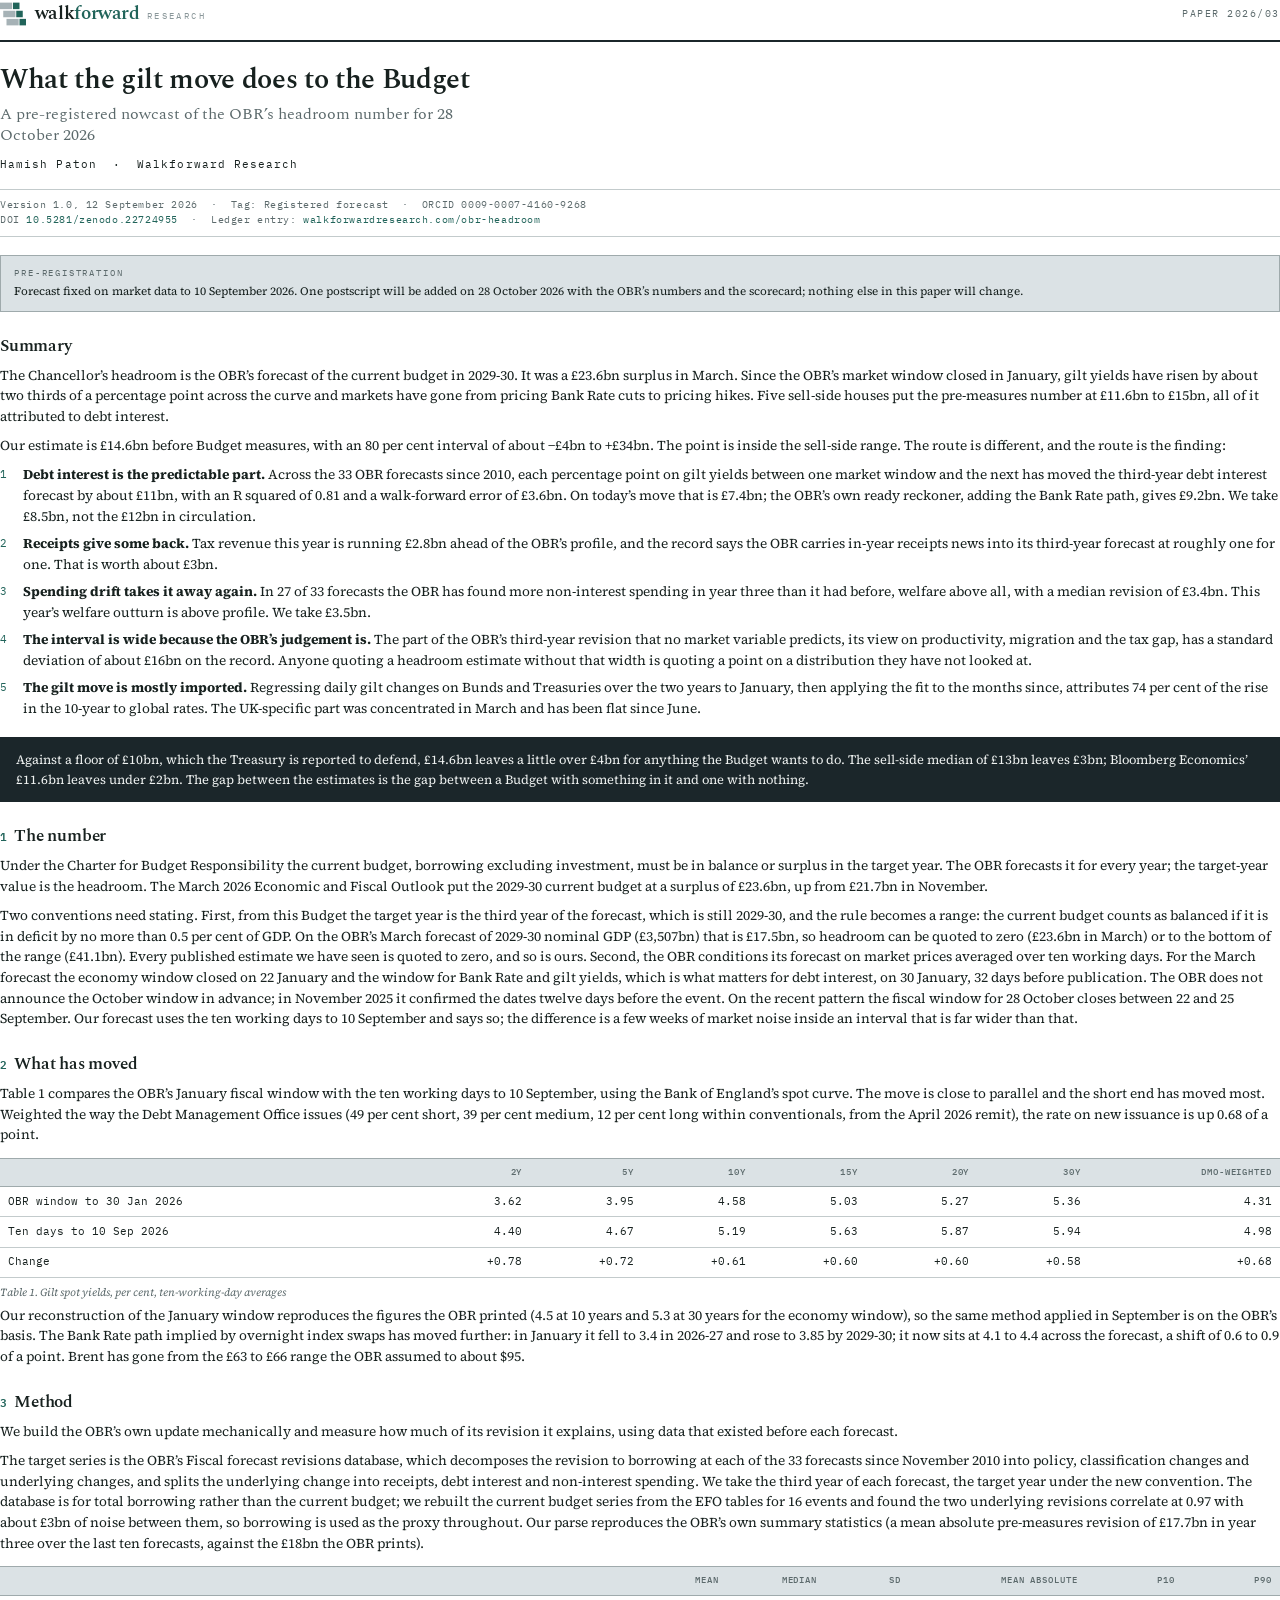
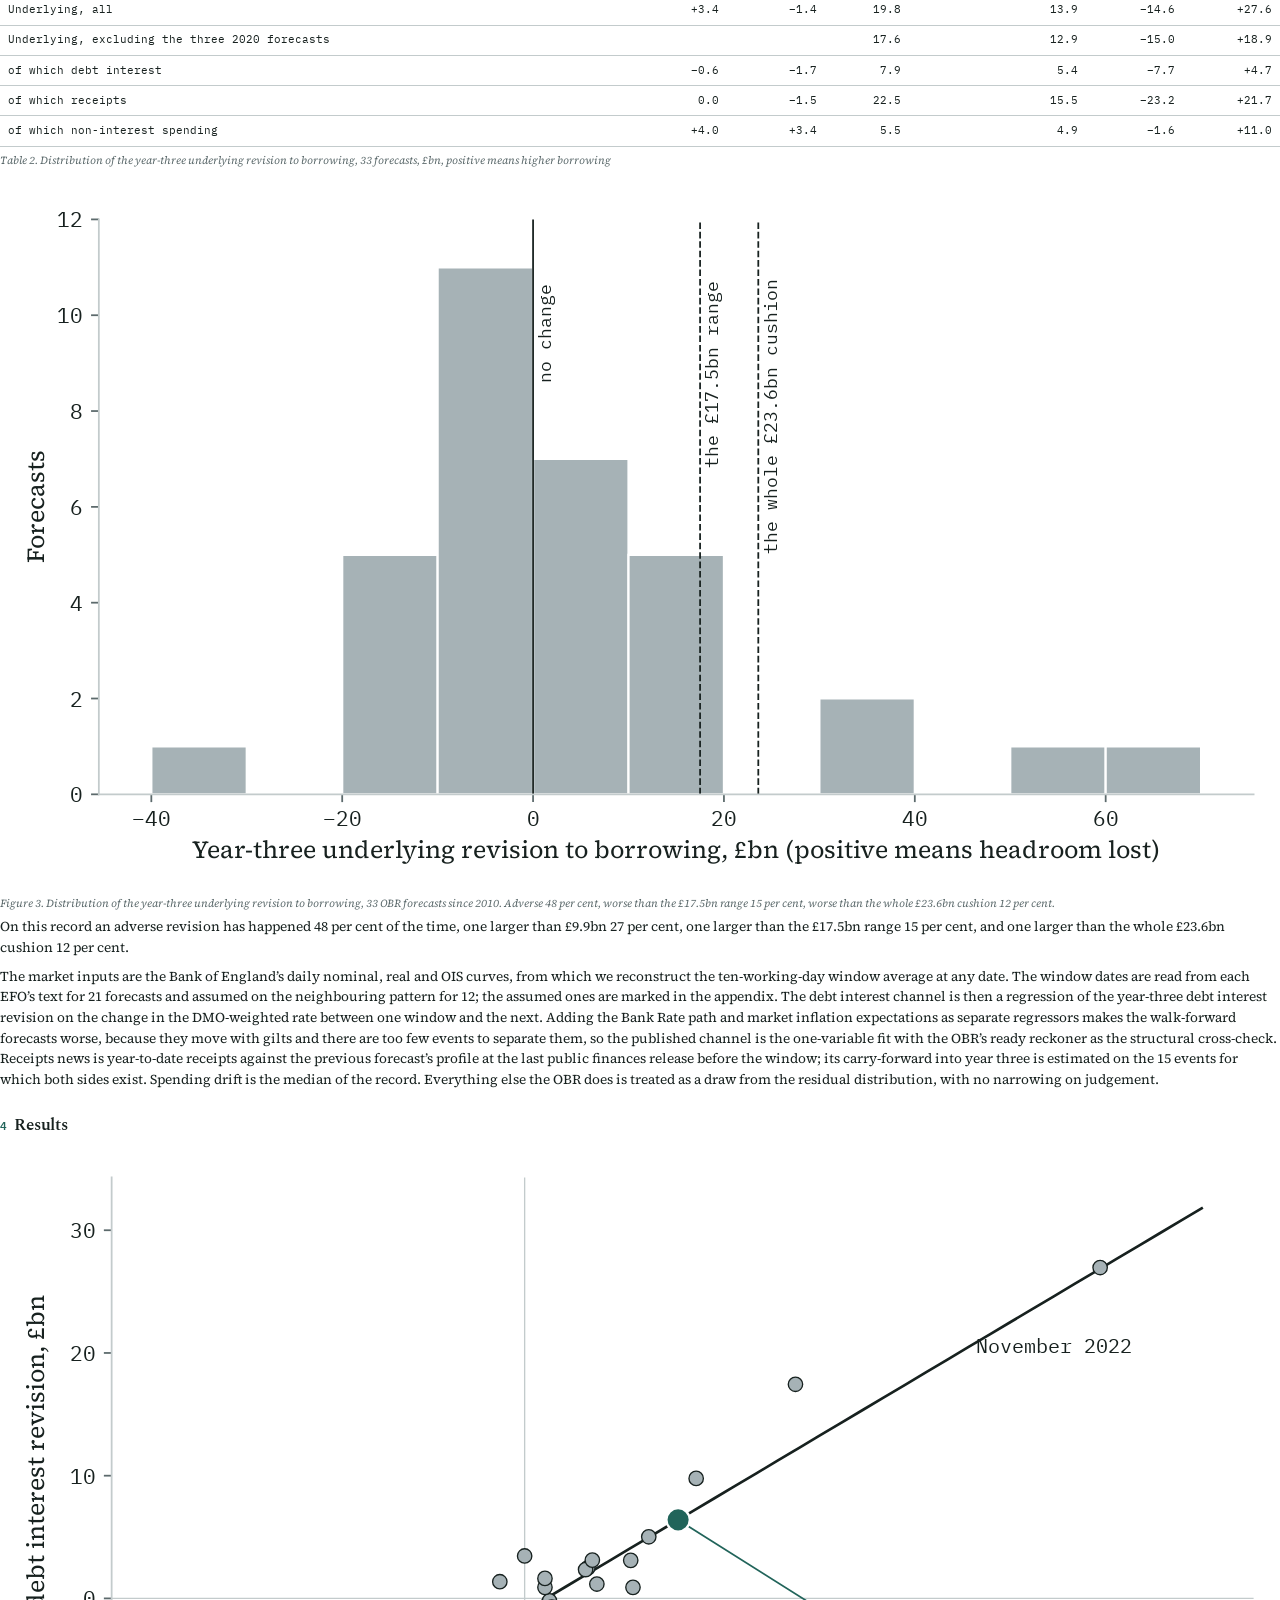
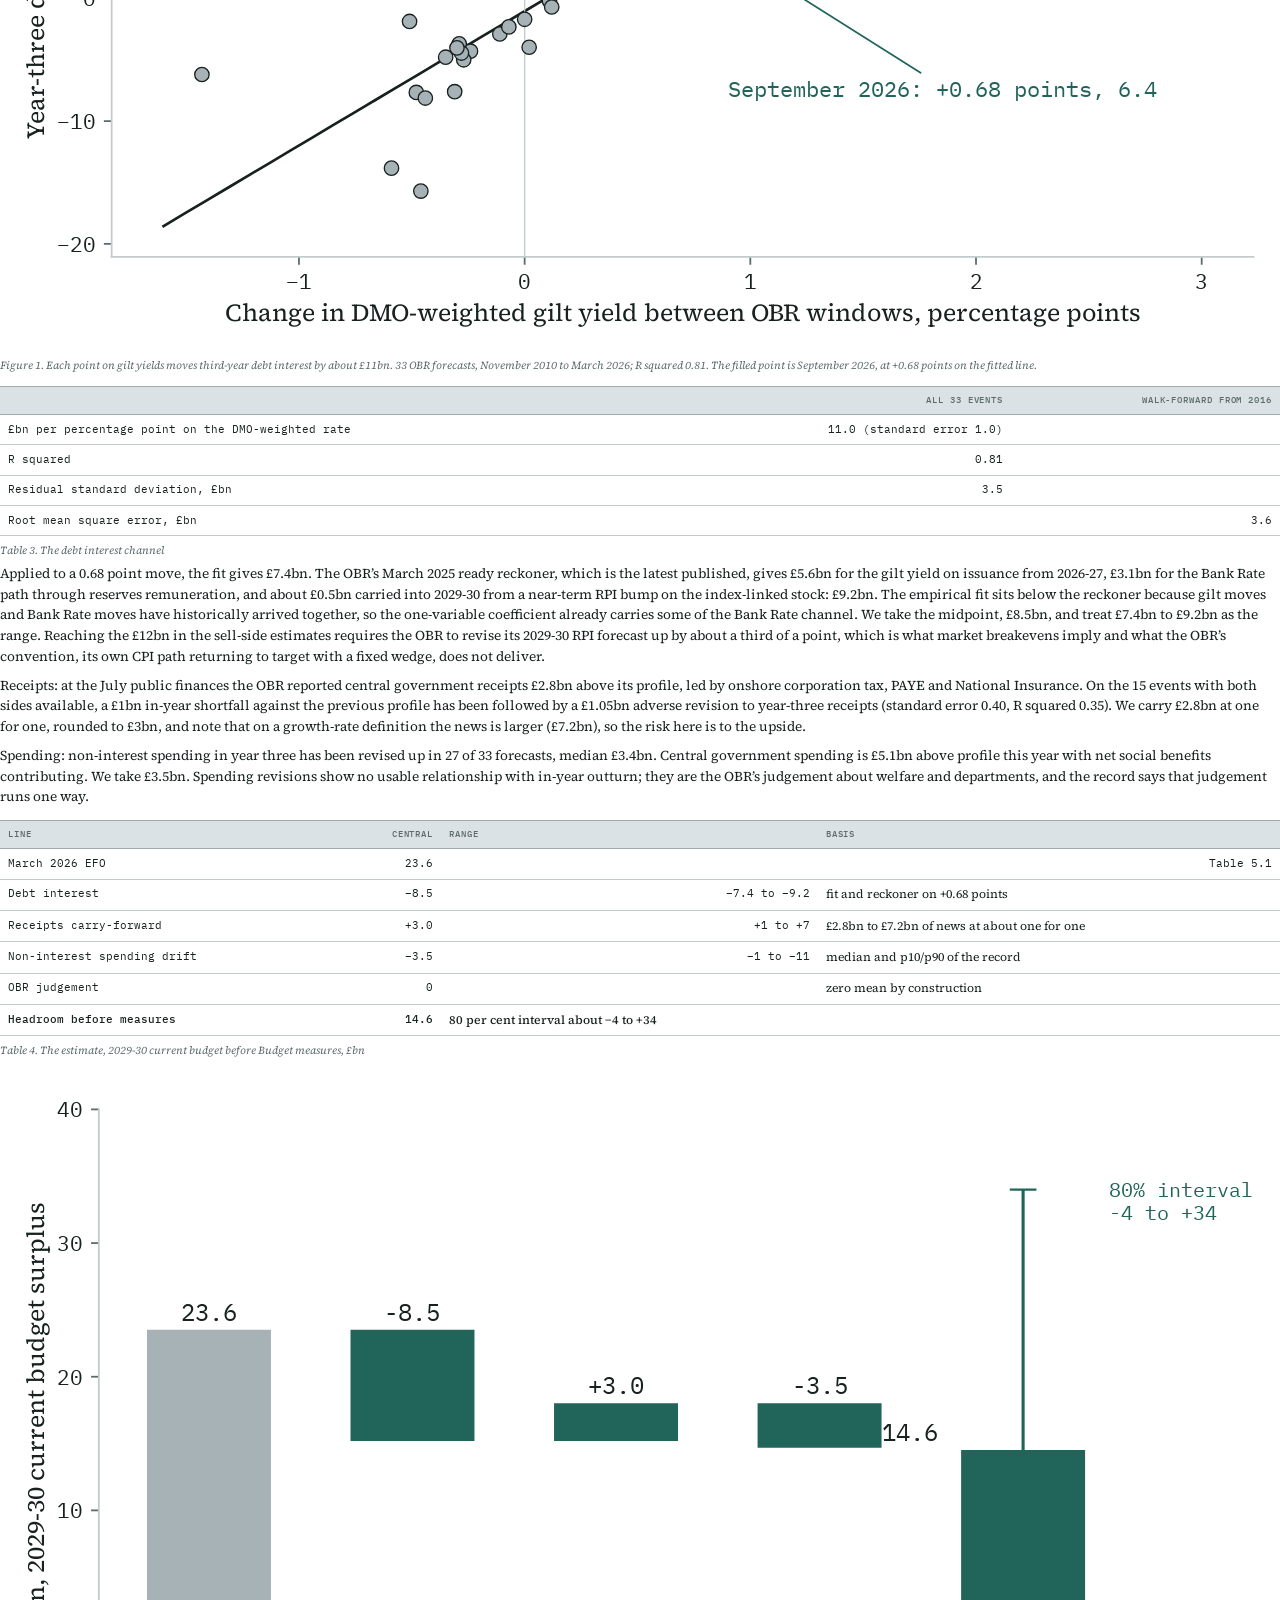
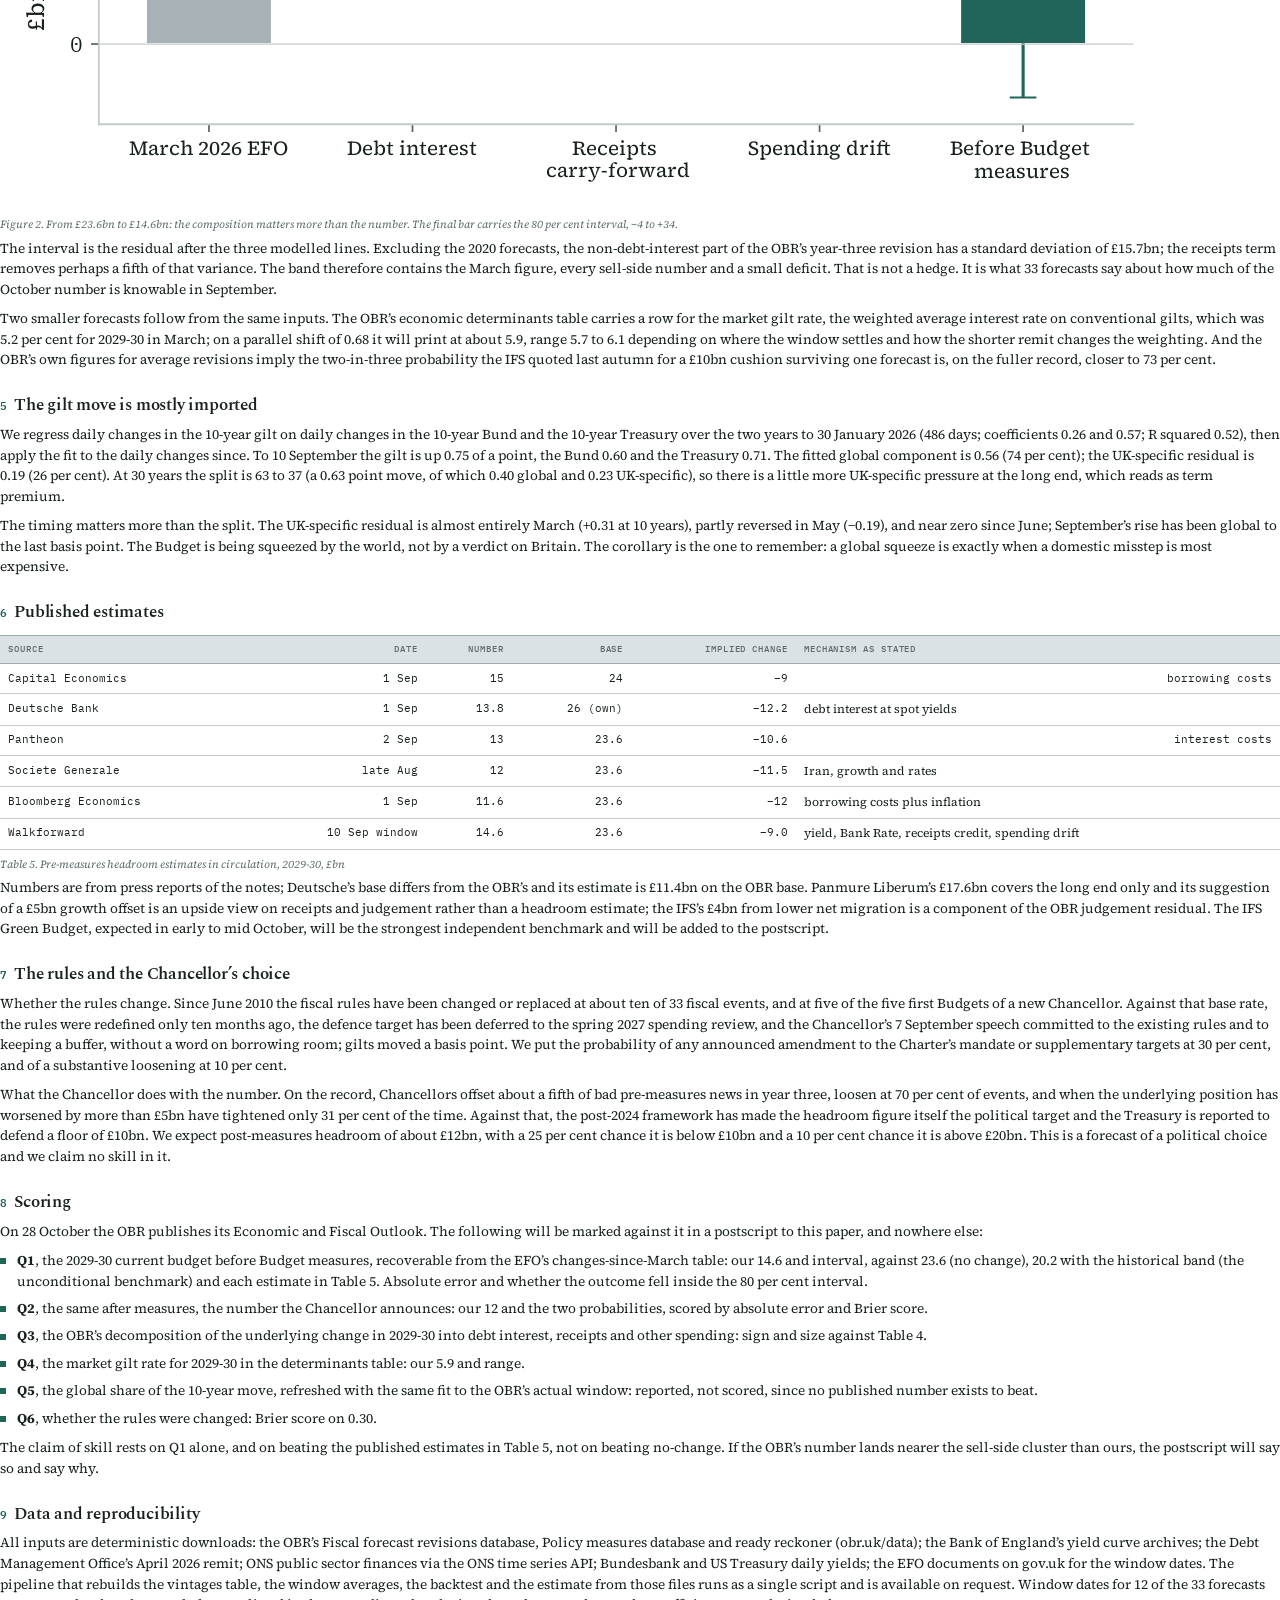
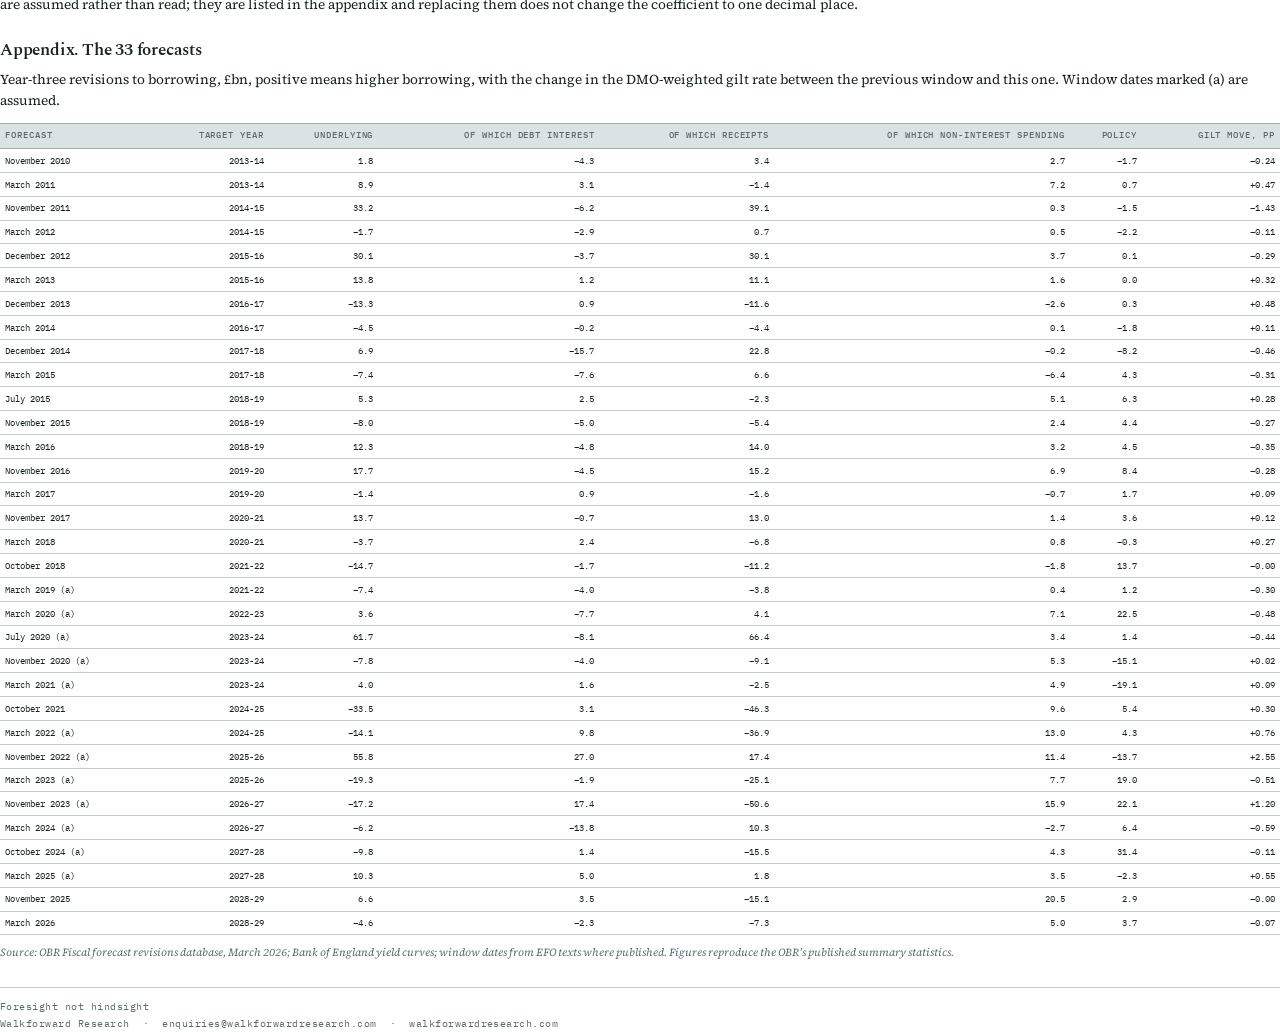
<file: paper/paper03.html>
<!doctype html>
<html lang="en-GB">
<head>
<meta charset="utf-8">
<title>What the gilt move does to the Budget</title>
<link rel="preconnect" href="https://fonts.gstatic.com" crossorigin>
<link rel="stylesheet" href="https://fonts.googleapis.com/css2?family=Spectral:ital,wght@0,400;0,500;0,600;1,400&family=Source+Serif+4:ital,opsz,wght@0,8..60,400;0,8..60,600;1,8..60,400&family=IBM+Plex+Mono:wght@400;500&display=swap">
<style>
:root{
  --paper:#FFFFFF; --tint:#DBE2E5; --deep:#1B262A; --ink:#17211F;
  --muted:#5C6A6C; --faint:#8A979A; --line:#C3CBCC; --line-strong:#9FAAAC;
  --accent:#21645A; --block:#A6B2B6;
}
*{box-sizing:border-box}
@page{ size:A4; margin:19mm 18mm 20mm; }
@page:first{ margin-top:16mm; }
html,body{margin:0;padding:0;background:var(--paper);color:var(--ink)}
body{
  font-family:"Source Serif 4",Georgia,serif;
  font-size:10.2pt; line-height:1.52;
  -webkit-font-smoothing:antialiased;
}
h1,h2,h3{font-family:"Spectral",Georgia,serif;letter-spacing:-0.012em;margin:0;line-height:1.16}
p{margin:0 0 .62em}
a{color:var(--accent);text-decoration:none}

/* ---------- masthead ---------- */
.masthead{display:flex;align-items:center;gap:.55rem;padding-bottom:9pt;
  border-bottom:1.6pt solid var(--deep);margin-bottom:16pt}
.masthead svg{display:block;flex:none}
.wordmark{font-family:"Spectral",Georgia,serif;font-weight:600;font-size:14pt;letter-spacing:-0.02em}
.wordmark .fwd{color:var(--accent)}
.wordmark .co{font-family:"IBM Plex Mono",monospace;font-weight:400;font-size:6.4pt;
  letter-spacing:.28em;color:var(--faint);margin-left:.45rem;text-transform:uppercase}
.masthead .ref{margin-left:auto;font-family:"IBM Plex Mono",monospace;font-size:7.2pt;
  letter-spacing:.16em;text-transform:uppercase;color:var(--muted)}

.title{font-size:21pt;font-weight:600;margin-bottom:6pt;text-wrap:balance;max-width:30em}
.subtitle{font-family:"Spectral",Georgia,serif;font-size:12pt;font-weight:400;
  color:var(--muted);line-height:1.32;margin-bottom:13pt;max-width:32em}
.byline{font-family:"IBM Plex Mono",monospace;font-size:8pt;letter-spacing:.1em;
  color:var(--ink);margin:-6pt 0 13pt}
.meta{font-family:"IBM Plex Mono",monospace;font-size:7.4pt;letter-spacing:.06em;
  color:var(--muted);padding:6pt 0;border-top:.5pt solid var(--line);
  border-bottom:.5pt solid var(--line);margin-bottom:13pt}
.citation{background:var(--tint);border:.5pt solid var(--line-strong);padding:8pt 10pt;
  font-size:8.6pt;line-height:1.45;color:var(--ink);margin-bottom:18pt}
.citation .lab{font-family:"IBM Plex Mono",monospace;font-size:6.8pt;letter-spacing:.2em;
  text-transform:uppercase;color:var(--muted);display:block;margin-bottom:3pt}

/* ---------- sections ---------- */
h2.sec{font-size:12.6pt;font-weight:600;margin:19pt 0 7pt;break-after:avoid}
h2.sec .n{font-family:"IBM Plex Mono",monospace;font-size:8.4pt;color:var(--accent);
  margin-right:.6em;letter-spacing:.04em}
h2.sec.unnumbered{color:var(--ink)}

ul.plain{margin:0 0 .62em;padding-left:0;list-style:none}
ul.plain li{position:relative;padding-left:13pt;margin-bottom:.5em}
ul.plain li::before{content:"";position:absolute;left:0;top:.52em;
  width:4.5pt;height:4.5pt;background:var(--accent)}

/* ---------- tables ---------- */
table{border-collapse:collapse;width:100%;margin:9pt 0 4pt;font-size:8.4pt;
  font-family:"IBM Plex Mono",monospace;font-variant-numeric:tabular-nums;
  break-inside:avoid}
th{text-align:left;font-weight:500;font-size:6.9pt;letter-spacing:.1em;text-transform:uppercase;
  color:var(--muted);background:var(--tint);padding:5pt 6pt;
  border-top:.5pt solid var(--line-strong);border-bottom:.5pt solid var(--line-strong)}
td{padding:5pt 6pt;border-bottom:.5pt solid var(--line);vertical-align:top;line-height:1.42}
td.t{font-family:"Source Serif 4",Georgia,serif;font-size:9pt;line-height:1.42}
td.n{text-align:right;white-space:nowrap}
th.n{text-align:right}
tr.total td{border-top:.5pt solid var(--line-strong);font-weight:500;color:var(--ink)}
td.lim{color:var(--accent);font-weight:500;width:2em}
caption{caption-side:bottom;text-align:left;font-family:"Source Serif 4",Georgia,serif;
  font-size:8.2pt;font-style:italic;color:var(--muted);padding-top:5pt;line-height:1.45}

.callout{background:var(--deep);color:#EEF1F0;padding:10pt 12pt;margin:13pt 0;
  break-inside:avoid}
.callout p{margin:0;font-size:9.6pt;line-height:1.5}
.callout .lab{font-family:"IBM Plex Mono",monospace;font-size:6.8pt;letter-spacing:.2em;
  text-transform:uppercase;color:#4FAD97;display:block;margin-bottom:4pt}

.colophon{margin-top:20pt;padding-top:8pt;border-top:.5pt solid var(--line);
  font-family:"IBM Plex Mono",monospace;font-size:7.4pt;letter-spacing:.05em;
  color:var(--muted);line-height:1.7}

/* paper 02 additions */
figure.chart{margin:11pt 0 4pt;break-inside:avoid}
figure.chart svg{width:100%;height:auto;display:block}
figure.chart .ylab{font-family:"IBM Plex Mono",monospace;font-size:7pt;fill:#17211F}
figure.chart .val{font-family:"IBM Plex Mono",monospace;font-size:6.6pt;fill:#5C6A6C}
figure.chart .axis{font-family:"IBM Plex Mono",monospace;font-size:6.4pt;fill:#8A979A}
.key{display:flex;gap:14pt;margin-bottom:6pt;font-family:"IBM Plex Mono",monospace;
  font-size:6.8pt;letter-spacing:.08em;color:#5C6A6C;text-transform:uppercase}
.key span{display:inline-flex;align-items:center;gap:4pt}
.key i{width:11pt;height:6pt;display:inline-block}
figure.plot{margin:12pt 0 4pt;break-inside:avoid}
figure.plot img{width:100%;height:auto;display:block}
figure.plot figcaption{font-family:"Source Serif 4",Georgia,serif;font-size:8.2pt;
  font-style:italic;color:var(--muted);padding-top:5pt;line-height:1.45}
table.tight{font-size:7pt;break-inside:auto}
table.tight thead{display:table-header-group}
table.tight tr{break-inside:avoid}
table.tight th,table.tight td{padding:3.6pt 4pt}

/* paper 03 additions */
ol.plain{margin:0 0 .62em;padding-left:0;list-style:none;counter-reset:pt}
ol.plain li{position:relative;padding-left:17pt;margin-bottom:.5em;counter-increment:pt}
ol.plain li::before{content:counter(pt);position:absolute;left:0;top:.08em;
  font-family:"IBM Plex Mono",monospace;font-size:8pt;color:var(--accent)}
figure.plot svg{width:100%;height:auto;display:block}
figure.plot svg text{fill:var(--ink)}
p.tablenote{font-family:"Source Serif 4",Georgia,serif;font-size:8.2pt;font-style:italic;
  color:var(--muted);line-height:1.45;margin:-2pt 0 10pt}
.callout{break-inside:avoid}
table.tight td:first-child{white-space:nowrap}
</style>
</head>
<body>

<div class="masthead">
  <svg width="26" height="26" viewBox="0 0 32 32" aria-hidden="true">
    <rect x="0" y="2"  width="15" height="8" fill="#A6B2B6"/><rect x="16" y="2"  width="8" height="8" fill="#21645A"/>
    <rect x="4" y="12" width="15" height="8" fill="#A6B2B6"/><rect x="20" y="12" width="8" height="8" fill="#21645A"/>
    <rect x="8" y="22" width="15" height="8" fill="#A6B2B6"/><rect x="24" y="22" width="8" height="8" fill="#21645A"/>
  </svg>
  <span class="wordmark">walk<span class="fwd">forward</span><span class="co">Research</span></span>
  <span class="ref">Paper 2026/03</span>
</div>

<h1 class="title">What the gilt move does to the Budget</h1>
<p class="subtitle">A pre-registered nowcast of the OBR’s headroom number for 28 October 2026</p>
<p class="byline">Hamish Paton &nbsp;·&nbsp; Walkforward Research</p>

<p class="meta">Version 1.0, 12 September 2026 &nbsp;·&nbsp; Tag: Registered forecast &nbsp;·&nbsp;
ORCID 0009-0007-4160-9268<br>
DOI <a href="https://doi.org/10.5281/zenodo.22724955">10.5281/zenodo.22724955</a> &nbsp;·&nbsp;
Ledger entry: <a href="https://walkforwardresearch.com/obr-headroom">walkforwardresearch.com/obr-headroom</a></p>

<div class="citation"><span class="lab">Pre-registration</span>
Forecast fixed on market data to 10 September 2026. One postscript will be added on 28 October 2026
with the OBR’s numbers and the scorecard; nothing else in this paper will change.</div>

<h2 class="sec unnumbered">Summary</h2>
<p>The Chancellor’s headroom is the OBR’s forecast of the current budget in 2029-30. It was a £23.6bn surplus in March. Since the OBR’s market window closed in January, gilt yields have risen by about two thirds of a percentage point across the curve and markets have gone from pricing Bank Rate cuts to pricing hikes. Five sell-side houses put the pre-measures number at £11.6bn to £15bn, all of it attributed to debt interest.</p>
<p>Our estimate is £14.6bn before Budget measures, with an 80 per cent interval of about −£4bn to +£34bn. The point is inside the sell-side range. The route is different, and the route is the finding:</p>
<ol class="plain">
  <li><strong>Debt interest is the predictable part.</strong> Across the 33 OBR forecasts since 2010, each percentage point on gilt yields between one market window and the next has moved the third-year debt interest forecast by about £11bn, with an R squared of 0.81 and a walk-forward error of £3.6bn. On today’s move that is £7.4bn; the OBR’s own ready reckoner, adding the Bank Rate path, gives £9.2bn. We take £8.5bn, not the £12bn in circulation.</li>
  <li><strong>Receipts give some back.</strong> Tax revenue this year is running £2.8bn ahead of the OBR’s profile, and the record says the OBR carries in-year receipts news into its third-year forecast at roughly one for one. That is worth about £3bn.</li>
  <li><strong>Spending drift takes it away again.</strong> In 27 of 33 forecasts the OBR has found more non-interest spending in year three than it had before, welfare above all, with a median revision of £3.4bn. This year’s welfare outturn is above profile. We take £3.5bn.</li>
  <li><strong>The interval is wide because the OBR’s judgement is.</strong> The part of the OBR’s third-year revision that no market variable predicts, its view on productivity, migration and the tax gap, has a standard deviation of about £16bn on the record. Anyone quoting a headroom estimate without that width is quoting a point on a distribution they have not looked at.</li>
  <li><strong>The gilt move is mostly imported.</strong> Regressing daily gilt changes on Bunds and Treasuries over the two years to January, then applying the fit to the months since, attributes 74 per cent of the rise in the 10-year to global rates. The UK-specific part was concentrated in March and has been flat since June.</li>
</ol>
<div class="callout"><p>Against a floor of £10bn, which the Treasury is reported to defend, £14.6bn leaves a little over £4bn for anything the Budget wants to do. The sell-side median of £13bn leaves £3bn; Bloomberg Economics’ £11.6bn leaves under £2bn. The gap between the estimates is the gap between a Budget with something in it and one with nothing.</p></div>
<h2 class="sec"><span class="n">1</span>The number</h2>
<p>Under the Charter for Budget Responsibility the current budget, borrowing excluding investment, must be in balance or surplus in the target year. The OBR forecasts it for every year; the target-year value is the headroom. The March 2026 Economic and Fiscal Outlook put the 2029-30 current budget at a surplus of £23.6bn, up from £21.7bn in November.</p>
<p>Two conventions need stating. First, from this Budget the target year is the third year of the forecast, which is still 2029-30, and the rule becomes a range: the current budget counts as balanced if it is in deficit by no more than 0.5 per cent of GDP. On the OBR’s March forecast of 2029-30 nominal GDP (£3,507bn) that is £17.5bn, so headroom can be quoted to zero (£23.6bn in March) or to the bottom of the range (£41.1bn). Every published estimate we have seen is quoted to zero, and so is ours. Second, the OBR conditions its forecast on market prices averaged over ten working days. For the March forecast the economy window closed on 22 January and the window for Bank Rate and gilt yields, which is what matters for debt interest, on 30 January, 32 days before publication. The OBR does not announce the October window in advance; in November 2025 it confirmed the dates twelve days before the event. On the recent pattern the fiscal window for 28 October closes between 22 and 25 September. Our forecast uses the ten working days to 10 September and says so; the difference is a few weeks of market noise inside an interval that is far wider than that.</p>
<h2 class="sec"><span class="n">2</span>What has moved</h2>
<p>Table 1 compares the OBR’s January fiscal window with the ten working days to 10 September, using the Bank of England’s spot curve. The move is close to parallel and the short end has moved most. Weighted the way the Debt Management Office issues (49 per cent short, 39 per cent medium, 12 per cent long within conventionals, from the April 2026 remit), the rate on new issuance is up 0.68 of a point.</p>
<table>
  <caption>Table 1. Gilt spot yields, per cent, ten-working-day averages</caption>
  <thead><tr><th></th><th class="n">2y</th><th class="n">5y</th><th class="n">10y</th><th class="n">15y</th><th class="n">20y</th><th class="n">30y</th><th class="n">DMO-weighted</th></tr></thead>
  <tbody>
    <tr><td>OBR window to 30 Jan 2026</td><td class="n">3.62</td><td class="n">3.95</td><td class="n">4.58</td><td class="n">5.03</td><td class="n">5.27</td><td class="n">5.36</td><td class="n">4.31</td></tr>
    <tr><td>Ten days to 10 Sep 2026</td><td class="n">4.40</td><td class="n">4.67</td><td class="n">5.19</td><td class="n">5.63</td><td class="n">5.87</td><td class="n">5.94</td><td class="n">4.98</td></tr>
    <tr><td>Change</td><td class="n">+0.78</td><td class="n">+0.72</td><td class="n">+0.61</td><td class="n">+0.60</td><td class="n">+0.60</td><td class="n">+0.58</td><td class="n">+0.68</td></tr>
  </tbody>
</table>
<p>Our reconstruction of the January window reproduces the figures the OBR printed (4.5 at 10 years and 5.3 at 30 years for the economy window), so the same method applied in September is on the OBR’s basis. The Bank Rate path implied by overnight index swaps has moved further: in January it fell to 3.4 in 2026-27 and rose to 3.85 by 2029-30; it now sits at 4.1 to 4.4 across the forecast, a shift of 0.6 to 0.9 of a point. Brent has gone from the £63 to £66 range the OBR assumed to about $95.</p>
<h2 class="sec"><span class="n">3</span>Method</h2>
<p>We build the OBR’s own update mechanically and measure how much of its revision it explains, using data that existed before each forecast.</p>
<p>The target series is the OBR’s Fiscal forecast revisions database, which decomposes the revision to borrowing at each of the 33 forecasts since November 2010 into policy, classification changes and underlying changes, and splits the underlying change into receipts, debt interest and non-interest spending. We take the third year of each forecast, the target year under the new convention. The database is for total borrowing rather than the current budget; we rebuilt the current budget series from the EFO tables for 16 events and found the two underlying revisions correlate at 0.97 with about £3bn of noise between them, so borrowing is used as the proxy throughout. Our parse reproduces the OBR’s own summary statistics (a mean absolute pre-measures revision of £17.7bn in year three over the last ten forecasts, against the £18bn the OBR prints).</p>
<table>
  <caption>Table 2. Distribution of the year-three underlying revision to borrowing, 33 forecasts, £bn, positive means higher borrowing</caption>
  <thead><tr><th></th><th class="n">Mean</th><th class="n">Median</th><th class="n">SD</th><th class="n">Mean absolute</th><th class="n">p10</th><th class="n">p90</th></tr></thead>
  <tbody>
    <tr><td>Underlying, all</td><td class="n">+3.4</td><td class="n">−1.4</td><td class="n">19.8</td><td class="n">13.9</td><td class="n">−14.6</td><td class="n">+27.6</td></tr>
    <tr><td>Underlying, excluding the three 2020 forecasts</td><td class="n"></td><td class="n"></td><td class="n">17.6</td><td class="n">12.9</td><td class="n">−15.0</td><td class="n">+18.9</td></tr>
    <tr><td>of which debt interest</td><td class="n">−0.6</td><td class="n">−1.7</td><td class="n">7.9</td><td class="n">5.4</td><td class="n">−7.7</td><td class="n">+4.7</td></tr>
    <tr><td>of which receipts</td><td class="n">0.0</td><td class="n">−1.5</td><td class="n">22.5</td><td class="n">15.5</td><td class="n">−23.2</td><td class="n">+21.7</td></tr>
    <tr><td>of which non-interest spending</td><td class="n">+4.0</td><td class="n">+3.4</td><td class="n">5.5</td><td class="n">4.9</td><td class="n">−1.6</td><td class="n">+11.0</td></tr>
  </tbody>
</table>
<figure class="plot">
<svg role="img" aria-label="Histogram of the year-three underlying revision to borrowing in ten billion pound bins, with lines marking zero, 17.5 and 23.6." xmlns:xlink="http://www.w3.org/1999/xlink" viewBox="0 0 576 316.8" xmlns="http://www.w3.org/2000/svg" version="1.1">
 
 <defs>
  <style type="text/css">*{stroke-linejoin: round; stroke-linecap: butt}</style>
 </defs>
 <g id="fig3-figure_1">
  <g id="fig3-patch_1">
   <path d="M 0 316.8 
L 576 316.8 
L 576 0 
L 0 0 
z
" style="fill: #ffffff"/>
  </g>
  <g id="fig3-axes_1">
   <g id="fig3-patch_2">
    <path d="M 44.48 274.19875 
L 564.12 274.19875 
L 564.12 15.48 
L 44.48 15.48 
z
" style="fill: #ffffff"/>
   </g>
   <g id="fig3-patch_3">
    <path d="M 68.1 274.19875 
L 111.045455 274.19875 
L 111.045455 252.638854 
L 68.1 252.638854 
z
" clip-path="url(#fig3-pb30ef7219b)" style="fill: #a6b2b6; stroke: #ffffff; stroke-linejoin: miter"/>
   </g>
   <g id="fig3-patch_4">
    <path d="M 111.045455 274.19875 
L 153.990909 274.19875 
L 153.990909 274.19875 
L 111.045455 274.19875 
z
" clip-path="url(#fig3-pb30ef7219b)" style="fill: #a6b2b6; stroke: #ffffff; stroke-linejoin: miter"/>
   </g>
   <g id="fig3-patch_5">
    <path d="M 153.990909 274.19875 
L 196.936364 274.19875 
L 196.936364 166.399271 
L 153.990909 166.399271 
z
" clip-path="url(#fig3-pb30ef7219b)" style="fill: #a6b2b6; stroke: #ffffff; stroke-linejoin: miter"/>
   </g>
   <g id="fig3-patch_6">
    <path d="M 196.936364 274.19875 
L 239.881818 274.19875 
L 239.881818 37.039896 
L 196.936364 37.039896 
z
" clip-path="url(#fig3-pb30ef7219b)" style="fill: #a6b2b6; stroke: #ffffff; stroke-linejoin: miter"/>
   </g>
   <g id="fig3-patch_7">
    <path d="M 239.881818 274.19875 
L 282.827273 274.19875 
L 282.827273 123.279479 
L 239.881818 123.279479 
z
" clip-path="url(#fig3-pb30ef7219b)" style="fill: #a6b2b6; stroke: #ffffff; stroke-linejoin: miter"/>
   </g>
   <g id="fig3-patch_8">
    <path d="M 282.827273 274.19875 
L 325.772727 274.19875 
L 325.772727 166.399271 
L 282.827273 166.399271 
z
" clip-path="url(#fig3-pb30ef7219b)" style="fill: #a6b2b6; stroke: #ffffff; stroke-linejoin: miter"/>
   </g>
   <g id="fig3-patch_9">
    <path d="M 325.772727 274.19875 
L 368.718182 274.19875 
L 368.718182 274.19875 
L 325.772727 274.19875 
z
" clip-path="url(#fig3-pb30ef7219b)" style="fill: #a6b2b6; stroke: #ffffff; stroke-linejoin: miter"/>
   </g>
   <g id="fig3-patch_10">
    <path d="M 368.718182 274.19875 
L 411.663636 274.19875 
L 411.663636 231.078958 
L 368.718182 231.078958 
z
" clip-path="url(#fig3-pb30ef7219b)" style="fill: #a6b2b6; stroke: #ffffff; stroke-linejoin: miter"/>
   </g>
   <g id="fig3-patch_11">
    <path d="M 411.663636 274.19875 
L 454.609091 274.19875 
L 454.609091 274.19875 
L 411.663636 274.19875 
z
" clip-path="url(#fig3-pb30ef7219b)" style="fill: #a6b2b6; stroke: #ffffff; stroke-linejoin: miter"/>
   </g>
   <g id="fig3-patch_12">
    <path d="M 454.609091 274.19875 
L 497.554545 274.19875 
L 497.554545 252.638854 
L 454.609091 252.638854 
z
" clip-path="url(#fig3-pb30ef7219b)" style="fill: #a6b2b6; stroke: #ffffff; stroke-linejoin: miter"/>
   </g>
   <g id="fig3-patch_13">
    <path d="M 497.554545 274.19875 
L 540.5 274.19875 
L 540.5 252.638854 
L 497.554545 252.638854 
z
" clip-path="url(#fig3-pb30ef7219b)" style="fill: #a6b2b6; stroke: #ffffff; stroke-linejoin: miter"/>
   </g>
   <g id="fig3-matplotlib.axis_1">
    <g id="fig3-xtick_1">
     <g id="fig3-line2d_1">
      <defs>
       <path id="fig3-m985d891d7b" d="M 0 0 
L 0 3.5 
" style="stroke: #5c6a6c; stroke-width: 0.8"/>
      </defs>
      <g>
       <use xlink:href="#fig3-m985d891d7b" x="68.1" y="274.19875" style="fill: #5c6a6c; stroke: #5c6a6c; stroke-width: 0.8"/>
      </g>
     </g>
     <g id="fig3-text_1">
      <text style="font-size: 9.5px; font-family: 'IBM Plex Mono', 'DejaVu Sans Mono'; text-anchor: middle; fill: #17211f" x="68.1" y="288.467734" transform="rotate(-0 68.1 288.467734)">−40</text>
     </g>
    </g>
    <g id="fig3-xtick_2">
     <g id="fig3-line2d_2">
      <g>
       <use xlink:href="#fig3-m985d891d7b" x="153.990909" y="274.19875" style="fill: #5c6a6c; stroke: #5c6a6c; stroke-width: 0.8"/>
      </g>
     </g>
     <g id="fig3-text_2">
      <text style="font-size: 9.5px; font-family: 'IBM Plex Mono', 'DejaVu Sans Mono'; text-anchor: middle; fill: #17211f" x="153.990909" y="288.467734" transform="rotate(-0 153.990909 288.467734)">−20</text>
     </g>
    </g>
    <g id="fig3-xtick_3">
     <g id="fig3-line2d_3">
      <g>
       <use xlink:href="#fig3-m985d891d7b" x="239.881818" y="274.19875" style="fill: #5c6a6c; stroke: #5c6a6c; stroke-width: 0.8"/>
      </g>
     </g>
     <g id="fig3-text_3">
      <text style="font-size: 9.5px; font-family: 'IBM Plex Mono', 'DejaVu Sans Mono'; text-anchor: middle; fill: #17211f" x="239.881818" y="288.467734" transform="rotate(-0 239.881818 288.467734)">0</text>
     </g>
    </g>
    <g id="fig3-xtick_4">
     <g id="fig3-line2d_4">
      <g>
       <use xlink:href="#fig3-m985d891d7b" x="325.772727" y="274.19875" style="fill: #5c6a6c; stroke: #5c6a6c; stroke-width: 0.8"/>
      </g>
     </g>
     <g id="fig3-text_4">
      <text style="font-size: 9.5px; font-family: 'IBM Plex Mono', 'DejaVu Sans Mono'; text-anchor: middle; fill: #17211f" x="325.772727" y="288.467734" transform="rotate(-0 325.772727 288.467734)">20</text>
     </g>
    </g>
    <g id="fig3-xtick_5">
     <g id="fig3-line2d_5">
      <g>
       <use xlink:href="#fig3-m985d891d7b" x="411.663636" y="274.19875" style="fill: #5c6a6c; stroke: #5c6a6c; stroke-width: 0.8"/>
      </g>
     </g>
     <g id="fig3-text_5">
      <text style="font-size: 9.5px; font-family: 'IBM Plex Mono', 'DejaVu Sans Mono'; text-anchor: middle; fill: #17211f" x="411.663636" y="288.467734" transform="rotate(-0 411.663636 288.467734)">40</text>
     </g>
    </g>
    <g id="fig3-xtick_6">
     <g id="fig3-line2d_6">
      <g>
       <use xlink:href="#fig3-m985d891d7b" x="497.554545" y="274.19875" style="fill: #5c6a6c; stroke: #5c6a6c; stroke-width: 0.8"/>
      </g>
     </g>
     <g id="fig3-text_6">
      <text style="font-size: 9.5px; font-family: 'IBM Plex Mono', 'DejaVu Sans Mono'; text-anchor: middle; fill: #17211f" x="497.554545" y="288.467734" transform="rotate(-0 497.554545 288.467734)">60</text>
     </g>
    </g>
    <g id="fig3-text_7">
     <text style="font-size: 11px; font-family: 'Source Serif 4', 'DejaVu Serif', serif; text-anchor: middle; fill: #17211f" x="304.3" y="302.801719" transform="rotate(-0 304.3 302.801719)">Year-three underlying revision to borrowing, £bn (positive means headroom lost)</text>
    </g>
   </g>
   <g id="fig3-matplotlib.axis_2">
    <g id="fig3-ytick_1">
     <g id="fig3-line2d_7">
      <defs>
       <path id="fig3-m38bd97a10a" d="M 0 0 
L -3.5 0 
" style="stroke: #5c6a6c; stroke-width: 0.8"/>
      </defs>
      <g>
       <use xlink:href="#fig3-m38bd97a10a" x="44.48" y="274.19875" style="fill: #5c6a6c; stroke: #5c6a6c; stroke-width: 0.8"/>
      </g>
     </g>
     <g id="fig3-text_8">
      <text style="font-size: 9.5px; font-family: 'IBM Plex Mono', 'DejaVu Sans Mono'; text-anchor: end; fill: #17211f" x="37.48" y="277.833242" transform="rotate(-0 37.48 277.833242)">0</text>
     </g>
    </g>
    <g id="fig3-ytick_2">
     <g id="fig3-line2d_8">
      <g>
       <use xlink:href="#fig3-m38bd97a10a" x="44.48" y="231.078958" style="fill: #5c6a6c; stroke: #5c6a6c; stroke-width: 0.8"/>
      </g>
     </g>
     <g id="fig3-text_9">
      <text style="font-size: 9.5px; font-family: 'IBM Plex Mono', 'DejaVu Sans Mono'; text-anchor: end; fill: #17211f" x="37.48" y="234.713451" transform="rotate(-0 37.48 234.713451)">2</text>
     </g>
    </g>
    <g id="fig3-ytick_3">
     <g id="fig3-line2d_9">
      <g>
       <use xlink:href="#fig3-m38bd97a10a" x="44.48" y="187.959167" style="fill: #5c6a6c; stroke: #5c6a6c; stroke-width: 0.8"/>
      </g>
     </g>
     <g id="fig3-text_10">
      <text style="font-size: 9.5px; font-family: 'IBM Plex Mono', 'DejaVu Sans Mono'; text-anchor: end; fill: #17211f" x="37.48" y="191.593659" transform="rotate(-0 37.48 191.593659)">4</text>
     </g>
    </g>
    <g id="fig3-ytick_4">
     <g id="fig3-line2d_10">
      <g>
       <use xlink:href="#fig3-m38bd97a10a" x="44.48" y="144.839375" style="fill: #5c6a6c; stroke: #5c6a6c; stroke-width: 0.8"/>
      </g>
     </g>
     <g id="fig3-text_11">
      <text style="font-size: 9.5px; font-family: 'IBM Plex Mono', 'DejaVu Sans Mono'; text-anchor: end; fill: #17211f" x="37.48" y="148.473867" transform="rotate(-0 37.48 148.473867)">6</text>
     </g>
    </g>
    <g id="fig3-ytick_5">
     <g id="fig3-line2d_11">
      <g>
       <use xlink:href="#fig3-m38bd97a10a" x="44.48" y="101.719583" style="fill: #5c6a6c; stroke: #5c6a6c; stroke-width: 0.8"/>
      </g>
     </g>
     <g id="fig3-text_12">
      <text style="font-size: 9.5px; font-family: 'IBM Plex Mono', 'DejaVu Sans Mono'; text-anchor: end; fill: #17211f" x="37.48" y="105.354076" transform="rotate(-0 37.48 105.354076)">8</text>
     </g>
    </g>
    <g id="fig3-ytick_6">
     <g id="fig3-line2d_12">
      <g>
       <use xlink:href="#fig3-m38bd97a10a" x="44.48" y="58.599792" style="fill: #5c6a6c; stroke: #5c6a6c; stroke-width: 0.8"/>
      </g>
     </g>
     <g id="fig3-text_13">
      <text style="font-size: 9.5px; font-family: 'IBM Plex Mono', 'DejaVu Sans Mono'; text-anchor: end; fill: #17211f" x="37.48" y="62.234284" transform="rotate(-0 37.48 62.234284)">10</text>
     </g>
    </g>
    <g id="fig3-ytick_7">
     <g id="fig3-line2d_13">
      <g>
       <use xlink:href="#fig3-m38bd97a10a" x="44.48" y="15.48" style="fill: #5c6a6c; stroke: #5c6a6c; stroke-width: 0.8"/>
      </g>
     </g>
     <g id="fig3-text_14">
      <text style="font-size: 9.5px; font-family: 'IBM Plex Mono', 'DejaVu Sans Mono'; text-anchor: end; fill: #17211f" x="37.48" y="19.114492" transform="rotate(-0 37.48 19.114492)">12</text>
     </g>
    </g>
    <g id="fig3-text_15">
     <text style="font-size: 11px; font-family: 'Source Serif 4', 'DejaVu Serif', serif; text-anchor: middle; fill: #17211f" x="19.75375" y="144.839375" transform="rotate(-90 19.75375 144.839375)">Forecasts</text>
    </g>
   </g>
   <g id="fig3-line2d_14">
    <path d="M 239.881818 274.19875 
L 239.881818 15.48 
" clip-path="url(#fig3-pb30ef7219b)" style="fill: none; stroke: #17211f; stroke-width: 0.8; stroke-linecap: square"/>
   </g>
   <g id="fig3-line2d_15">
    <path d="M 315.036364 274.19875 
L 315.036364 15.48 
" clip-path="url(#fig3-pb30ef7219b)" style="fill: none; stroke-dasharray: 2.96,1.28; stroke-dashoffset: 0; stroke: #17211f; stroke-width: 0.8"/>
   </g>
   <g id="fig3-line2d_16">
    <path d="M 341.233091 274.19875 
L 341.233091 15.48 
" clip-path="url(#fig3-pb30ef7219b)" style="fill: none; stroke-dasharray: 2.96,1.28; stroke-dashoffset: 0; stroke: #17211f; stroke-width: 0.8"/>
   </g>
   <g id="fig3-patch_14">
    <path d="M 44.48 274.19875 
L 44.48 15.48 
" style="fill: none; stroke: #c3cbcc; stroke-width: 0.8; stroke-linejoin: miter; stroke-linecap: square"/>
   </g>
   <g id="fig3-patch_15">
    <path d="M 44.48 274.19875 
L 564.12 274.19875 
" style="fill: none; stroke: #c3cbcc; stroke-width: 0.8; stroke-linejoin: miter; stroke-linecap: square"/>
   </g>
   <g id="fig3-text_16">
    <text style="font-size: 8px; font-family: 'IBM Plex Mono', 'DejaVu Sans Mono'; fill: #17211f" transform="translate(248.107841 89.010104) rotate(-90)">no change</text>
   </g>
   <g id="fig3-text_17">
    <text style="font-size: 8px; font-family: 'IBM Plex Mono', 'DejaVu Sans Mono'; fill: #17211f" transform="translate(323.262386 127.540104) rotate(-90)">the £17.5bn range</text>
   </g>
   <g id="fig3-text_18">
    <text style="font-size: 8px; font-family: 'IBM Plex Mono', 'DejaVu Sans Mono'; fill: #17211f" transform="translate(349.501614 166.070104) rotate(-90)">the whole £23.6bn cushion</text>
   </g>
  </g>
 </g>
 <defs>
  <clipPath id="fig3-pb30ef7219b">
   <rect x="44.48" y="15.48" width="519.64" height="258.71875"/>
  </clipPath>
 </defs>
</svg>

<figcaption>Figure 3. Distribution of the year-three underlying revision to borrowing, 33 OBR forecasts since 2010. Adverse 48 per cent, worse than the £17.5bn range 15 per cent, worse than the whole £23.6bn cushion 12 per cent.</figcaption>
</figure>
<p>On this record an adverse revision has happened 48 per cent of the time, one larger than £9.9bn 27 per cent, one larger than the £17.5bn range 15 per cent, and one larger than the whole £23.6bn cushion 12 per cent.</p>
<p>The market inputs are the Bank of England’s daily nominal, real and OIS curves, from which we reconstruct the ten-working-day window average at any date. The window dates are read from each EFO’s text for 21 forecasts and assumed on the neighbouring pattern for 12; the assumed ones are marked in the appendix. The debt interest channel is then a regression of the year-three debt interest revision on the change in the DMO-weighted rate between one window and the next. Adding the Bank Rate path and market inflation expectations as separate regressors makes the walk-forward forecasts worse, because they move with gilts and there are too few events to separate them, so the published channel is the one-variable fit with the OBR’s ready reckoner as the structural cross-check. Receipts news is year-to-date receipts against the previous forecast’s profile at the last public finances release before the window; its carry-forward into year three is estimated on the 15 events for which both sides exist. Spending drift is the median of the record. Everything else the OBR does is treated as a draw from the residual distribution, with no narrowing on judgement.</p>
<h2 class="sec"><span class="n">4</span>Results</h2>
<figure class="plot">
<svg role="img" aria-label="Scatter of the year-three debt interest revision against the change in the DMO-weighted gilt yield between OBR windows, with a fitted line of slope about 11 and the September 2026 move marked at plus 0.68 points." xmlns:xlink="http://www.w3.org/1999/xlink" viewBox="0 0 576 360" xmlns="http://www.w3.org/2000/svg" version="1.1">
 
 <defs>
  <style type="text/css">*{stroke-linejoin: round; stroke-linecap: butt}</style>
 </defs>
 <g id="fig1-figure_1">
  <g id="fig1-patch_1">
   <path d="M 0 360 
L 576 360 
L 576 0 
L 0 0 
z
" style="fill: #ffffff"/>
  </g>
  <g id="fig1-axes_1">
   <g id="fig1-patch_2">
    <path d="M 50.24 317.68 
L 564.12 317.68 
L 564.12 11.88 
L 50.24 11.88 
z
" style="fill: #ffffff"/>
   </g>
   <g id="fig1-matplotlib.axis_1">
    <g id="fig1-xtick_1">
     <g id="fig1-line2d_1">
      <defs>
       <path id="fig1-ma31805a435" d="M 0 0 
L 0 3.5 
" style="stroke: #5c6a6c; stroke-width: 0.8"/>
      </defs>
      <g>
       <use xlink:href="#fig1-ma31805a435" x="134.532569" y="317.68" style="fill: #5c6a6c; stroke: #5c6a6c; stroke-width: 0.8"/>
      </g>
     </g>
     <g id="fig1-text_1">
      <text style="font-size: 9.5px; font-family: 'IBM Plex Mono', 'DejaVu Sans Mono'; text-anchor: middle; fill: #17211f" x="134.532569" y="331.948984" transform="rotate(-0 134.532569 331.948984)">−1</text>
     </g>
    </g>
    <g id="fig1-xtick_2">
     <g id="fig1-line2d_2">
      <g>
       <use xlink:href="#fig1-ma31805a435" x="236.089881" y="317.68" style="fill: #5c6a6c; stroke: #5c6a6c; stroke-width: 0.8"/>
      </g>
     </g>
     <g id="fig1-text_2">
      <text style="font-size: 9.5px; font-family: 'IBM Plex Mono', 'DejaVu Sans Mono'; text-anchor: middle; fill: #17211f" x="236.089881" y="331.948984" transform="rotate(-0 236.089881 331.948984)">0</text>
     </g>
    </g>
    <g id="fig1-xtick_3">
     <g id="fig1-line2d_3">
      <g>
       <use xlink:href="#fig1-ma31805a435" x="337.647194" y="317.68" style="fill: #5c6a6c; stroke: #5c6a6c; stroke-width: 0.8"/>
      </g>
     </g>
     <g id="fig1-text_3">
      <text style="font-size: 9.5px; font-family: 'IBM Plex Mono', 'DejaVu Sans Mono'; text-anchor: middle; fill: #17211f" x="337.647194" y="331.948984" transform="rotate(-0 337.647194 331.948984)">1</text>
     </g>
    </g>
    <g id="fig1-xtick_4">
     <g id="fig1-line2d_4">
      <g>
       <use xlink:href="#fig1-ma31805a435" x="439.204506" y="317.68" style="fill: #5c6a6c; stroke: #5c6a6c; stroke-width: 0.8"/>
      </g>
     </g>
     <g id="fig1-text_4">
      <text style="font-size: 9.5px; font-family: 'IBM Plex Mono', 'DejaVu Sans Mono'; text-anchor: middle; fill: #17211f" x="439.204506" y="331.948984" transform="rotate(-0 439.204506 331.948984)">2</text>
     </g>
    </g>
    <g id="fig1-xtick_5">
     <g id="fig1-line2d_5">
      <g>
       <use xlink:href="#fig1-ma31805a435" x="540.761818" y="317.68" style="fill: #5c6a6c; stroke: #5c6a6c; stroke-width: 0.8"/>
      </g>
     </g>
     <g id="fig1-text_5">
      <text style="font-size: 9.5px; font-family: 'IBM Plex Mono', 'DejaVu Sans Mono'; text-anchor: middle; fill: #17211f" x="540.761818" y="331.948984" transform="rotate(-0 540.761818 331.948984)">3</text>
     </g>
    </g>
    <g id="fig1-text_6">
     <text style="font-size: 11px; font-family: 'Source Serif 4', 'DejaVu Serif', serif; text-anchor: middle; fill: #17211f" x="307.18" y="346.282969" transform="rotate(-0 307.18 346.282969)">Change in DMO-weighted gilt yield between OBR windows, percentage points</text>
    </g>
   </g>
   <g id="fig1-matplotlib.axis_2">
    <g id="fig1-ytick_1">
     <g id="fig1-line2d_6">
      <defs>
       <path id="fig1-mb89f885742" d="M 0 0 
L -3.5 0 
" style="stroke: #5c6a6c; stroke-width: 0.8"/>
      </defs>
      <g>
       <use xlink:href="#fig1-mb89f885742" x="50.24" y="311.783958" style="fill: #5c6a6c; stroke: #5c6a6c; stroke-width: 0.8"/>
      </g>
     </g>
     <g id="fig1-text_7">
      <text style="font-size: 9.5px; font-family: 'IBM Plex Mono', 'DejaVu Sans Mono'; text-anchor: end; fill: #17211f" x="43.24" y="315.41845" transform="rotate(-0 43.24 315.41845)">−20</text>
     </g>
    </g>
    <g id="fig1-ytick_2">
     <g id="fig1-line2d_7">
      <g>
       <use xlink:href="#fig1-mb89f885742" x="50.24" y="256.558902" style="fill: #5c6a6c; stroke: #5c6a6c; stroke-width: 0.8"/>
      </g>
     </g>
     <g id="fig1-text_8">
      <text style="font-size: 9.5px; font-family: 'IBM Plex Mono', 'DejaVu Sans Mono'; text-anchor: end; fill: #17211f" x="43.24" y="260.193394" transform="rotate(-0 43.24 260.193394)">−10</text>
     </g>
    </g>
    <g id="fig1-ytick_3">
     <g id="fig1-line2d_8">
      <g>
       <use xlink:href="#fig1-mb89f885742" x="50.24" y="201.333845" style="fill: #5c6a6c; stroke: #5c6a6c; stroke-width: 0.8"/>
      </g>
     </g>
     <g id="fig1-text_9">
      <text style="font-size: 9.5px; font-family: 'IBM Plex Mono', 'DejaVu Sans Mono'; text-anchor: end; fill: #17211f" x="43.24" y="204.968337" transform="rotate(-0 43.24 204.968337)">0</text>
     </g>
    </g>
    <g id="fig1-ytick_4">
     <g id="fig1-line2d_9">
      <g>
       <use xlink:href="#fig1-mb89f885742" x="50.24" y="146.108789" style="fill: #5c6a6c; stroke: #5c6a6c; stroke-width: 0.8"/>
      </g>
     </g>
     <g id="fig1-text_10">
      <text style="font-size: 9.5px; font-family: 'IBM Plex Mono', 'DejaVu Sans Mono'; text-anchor: end; fill: #17211f" x="43.24" y="149.743281" transform="rotate(-0 43.24 149.743281)">10</text>
     </g>
    </g>
    <g id="fig1-ytick_5">
     <g id="fig1-line2d_10">
      <g>
       <use xlink:href="#fig1-mb89f885742" x="50.24" y="90.883732" style="fill: #5c6a6c; stroke: #5c6a6c; stroke-width: 0.8"/>
      </g>
     </g>
     <g id="fig1-text_11">
      <text style="font-size: 9.5px; font-family: 'IBM Plex Mono', 'DejaVu Sans Mono'; text-anchor: end; fill: #17211f" x="43.24" y="94.518224" transform="rotate(-0 43.24 94.518224)">20</text>
     </g>
    </g>
    <g id="fig1-ytick_6">
     <g id="fig1-line2d_11">
      <g>
       <use xlink:href="#fig1-mb89f885742" x="50.24" y="35.658676" style="fill: #5c6a6c; stroke: #5c6a6c; stroke-width: 0.8"/>
      </g>
     </g>
     <g id="fig1-text_12">
      <text style="font-size: 9.5px; font-family: 'IBM Plex Mono', 'DejaVu Sans Mono'; text-anchor: end; fill: #17211f" x="43.24" y="39.293168" transform="rotate(-0 43.24 39.293168)">30</text>
     </g>
    </g>
    <g id="fig1-text_13">
     <text style="font-size: 11px; font-family: 'Source Serif 4', 'DejaVu Serif', serif; text-anchor: middle; fill: #17211f" x="19.794453" y="164.78" transform="rotate(-90 19.794453 164.78)">Year-three debt interest revision, £bn</text>
    </g>
   </g>
   <g id="fig1-line2d_12">
    <path d="M 73.598182 303.78 
L 83.132134 298.106531 
L 92.666085 292.433061 
L 102.200037 286.759592 
L 111.733989 281.086122 
L 121.267941 275.412653 
L 130.801892 269.739184 
L 140.335844 264.065714 
L 149.869796 258.392245 
L 159.403748 252.718776 
L 168.937699 247.045306 
L 178.471651 241.371837 
L 188.005603 235.698367 
L 197.539555 230.024898 
L 207.073506 224.351429 
L 216.607458 218.677959 
L 226.14141 213.00449 
L 235.675362 207.33102 
L 245.209314 201.657551 
L 254.743265 195.984082 
L 264.277217 190.310612 
L 273.811169 184.637143 
L 283.345121 178.963673 
L 292.879072 173.290204 
L 302.413024 167.616735 
L 311.946976 161.943265 
L 321.480928 156.269796 
L 331.014879 150.596327 
L 340.548831 144.922857 
L 350.082783 139.249388 
L 359.616735 133.575918 
L 369.150686 127.902449 
L 378.684638 122.22898 
L 388.21859 116.55551 
L 397.752542 110.882041 
L 407.286494 105.208571 
L 416.820445 99.535102 
L 426.354397 93.861633 
L 435.888349 88.188163 
L 445.422301 82.514694 
L 454.956252 76.841224 
L 464.490204 71.167755 
L 474.024156 65.494286 
L 483.558108 59.820816 
L 493.092059 54.147347 
L 502.626011 48.473878 
L 512.159963 42.800408 
L 521.693915 37.126939 
L 531.227866 31.453469 
L 540.761818 25.78 
" clip-path="url(#fig1-p50441bfbd0)" style="fill: none; stroke: #17211f; stroke-width: 1.2; stroke-linecap: square"/>
   </g>
   <g id="fig1-line2d_13">
    <path d="M 50.24 201.333845 
L 564.12 201.333845 
" clip-path="url(#fig1-p50441bfbd0)" style="fill: none; stroke: #c3cbcc; stroke-width: 0.6; stroke-linecap: square"/>
   </g>
   <g id="fig1-line2d_14">
    <path d="M 236.089881 317.68 
L 236.089881 11.88 
" clip-path="url(#fig1-p50441bfbd0)" style="fill: none; stroke: #c3cbcc; stroke-width: 0.6; stroke-linecap: square"/>
   </g>
   <g id="fig1-patch_3">
    <path d="M 50.24 317.68 
L 50.24 11.88 
" style="fill: none; stroke: #c3cbcc; stroke-width: 0.8; stroke-linejoin: miter; stroke-linecap: square"/>
   </g>
   <g id="fig1-patch_4">
    <path d="M 50.24 317.68 
L 564.12 317.68 
" style="fill: none; stroke: #c3cbcc; stroke-width: 0.8; stroke-linejoin: miter; stroke-linecap: square"/>
   </g>
   <g id="fig1-PathCollection_1">
    <defs>
     <path id="fig1-ma99cd4da77" d="M 0 3.24037 
C 0.859356 3.24037 1.683631 2.898944 2.291288 2.291288 
C 2.898944 1.683631 3.24037 0.859356 3.24037 0 
C 3.24037 -0.859356 2.898944 -1.683631 2.291288 -2.291288 
C 1.683631 -2.898944 0.859356 -3.24037 0 -3.24037 
C -0.859356 -3.24037 -1.683631 -2.898944 -2.291288 -2.291288 
C -2.898944 -1.683631 -3.24037 -0.859356 -3.24037 0 
C -3.24037 0.859356 -2.898944 1.683631 -2.291288 2.291288 
C -1.683631 2.898944 -0.859356 3.24037 0 3.24037 
z
" style="stroke: #17211f; stroke-width: 0.6"/>
    </defs>
    <g clip-path="url(#fig1-p50441bfbd0)">
     <use xlink:href="#fig1-ma99cd4da77" x="211.716126" y="225.080619" style="fill: #a6b2b6; stroke: #17211f; stroke-width: 0.6"/>
     <use xlink:href="#fig1-ma99cd4da77" x="283.821818" y="184.214078" style="fill: #a6b2b6; stroke: #17211f; stroke-width: 0.6"/>
     <use xlink:href="#fig1-ma99cd4da77" x="90.862925" y="235.57338" style="fill: #a6b2b6; stroke: #17211f; stroke-width: 0.6"/>
     <use xlink:href="#fig1-ma99cd4da77" x="224.918577" y="217.349112" style="fill: #a6b2b6; stroke: #17211f; stroke-width: 0.6"/>
     <use xlink:href="#fig1-ma99cd4da77" x="206.638261" y="221.767116" style="fill: #a6b2b6; stroke: #17211f; stroke-width: 0.6"/>
     <use xlink:href="#fig1-ma99cd4da77" x="268.588221" y="194.872514" style="fill: #a6b2b6; stroke: #17211f; stroke-width: 0.6"/>
     <use xlink:href="#fig1-ma99cd4da77" x="284.837391" y="196.36359" style="fill: #a6b2b6; stroke: #17211f; stroke-width: 0.6"/>
     <use xlink:href="#fig1-ma99cd4da77" x="247.261186" y="202.438346" style="fill: #a6b2b6; stroke: #17211f; stroke-width: 0.6"/>
     <use xlink:href="#fig1-ma99cd4da77" x="189.373518" y="288.037184" style="fill: #a6b2b6; stroke: #17211f; stroke-width: 0.6"/>
     <use xlink:href="#fig1-ma99cd4da77" x="204.607115" y="243.304888" style="fill: #a6b2b6; stroke: #17211f; stroke-width: 0.6"/>
     <use xlink:href="#fig1-ma99cd4da77" x="264.525929" y="187.582806" style="fill: #a6b2b6; stroke: #17211f; stroke-width: 0.6"/>
     <use xlink:href="#fig1-ma99cd4da77" x="208.669407" y="228.946373" style="fill: #a6b2b6; stroke: #17211f; stroke-width: 0.6"/>
     <use xlink:href="#fig1-ma99cd4da77" x="200.544822" y="227.786647" style="fill: #a6b2b6; stroke: #17211f; stroke-width: 0.6"/>
     <use xlink:href="#fig1-ma99cd4da77" x="207.653834" y="225.908995" style="fill: #a6b2b6; stroke: #17211f; stroke-width: 0.6"/>
     <use xlink:href="#fig1-ma99cd4da77" x="245.23004" y="196.36359" style="fill: #a6b2b6; stroke: #17211f; stroke-width: 0.6"/>
     <use xlink:href="#fig1-ma99cd4da77" x="248.276759" y="205.199599" style="fill: #a6b2b6; stroke: #17211f; stroke-width: 0.6"/>
     <use xlink:href="#fig1-ma99cd4da77" x="263.510356" y="188.355957" style="fill: #a6b2b6; stroke: #17211f; stroke-width: 0.6"/>
     <use xlink:href="#fig1-ma99cd4da77" x="236.089881" y="210.722105" style="fill: #a6b2b6; stroke: #17211f; stroke-width: 0.6"/>
     <use xlink:href="#fig1-ma99cd4da77" x="205.622688" y="223.589543" style="fill: #a6b2b6; stroke: #17211f; stroke-width: 0.6"/>
     <use xlink:href="#fig1-ma99cd4da77" x="187.342372" y="243.636238" style="fill: #a6b2b6; stroke: #17211f; stroke-width: 0.6"/>
     <use xlink:href="#fig1-ma99cd4da77" x="191.404664" y="246.176591" style="fill: #a6b2b6; stroke: #17211f; stroke-width: 0.6"/>
     <use xlink:href="#fig1-ma99cd4da77" x="238.121028" y="223.313418" style="fill: #a6b2b6; stroke: #17211f; stroke-width: 0.6"/>
     <use xlink:href="#fig1-ma99cd4da77" x="245.23004" y="192.332161" style="fill: #a6b2b6; stroke: #17211f; stroke-width: 0.6"/>
     <use xlink:href="#fig1-ma99cd4da77" x="266.557075" y="184.103628" style="fill: #a6b2b6; stroke: #17211f; stroke-width: 0.6"/>
     <use xlink:href="#fig1-ma99cd4da77" x="313.273439" y="147.32374" style="fill: #a6b2b6; stroke: #17211f; stroke-width: 0.6"/>
     <use xlink:href="#fig1-ma99cd4da77" x="495.061028" y="52.447093" style="fill: #a6b2b6; stroke: #17211f; stroke-width: 0.6"/>
     <use xlink:href="#fig1-ma99cd4da77" x="184.295652" y="211.716156" style="fill: #a6b2b6; stroke: #17211f; stroke-width: 0.6"/>
     <use xlink:href="#fig1-ma99cd4da77" x="357.958656" y="104.966122" style="fill: #a6b2b6; stroke: #17211f; stroke-width: 0.6"/>
     <use xlink:href="#fig1-ma99cd4da77" x="176.171067" y="277.710098" style="fill: #a6b2b6; stroke: #17211f; stroke-width: 0.6"/>
     <use xlink:href="#fig1-ma99cd4da77" x="224.918577" y="193.823238" style="fill: #a6b2b6; stroke: #17211f; stroke-width: 0.6"/>
     <use xlink:href="#fig1-ma99cd4da77" x="291.946403" y="173.610867" style="fill: #a6b2b6; stroke: #17211f; stroke-width: 0.6"/>
     <use xlink:href="#fig1-ma99cd4da77" x="236.089881" y="182.225976" style="fill: #a6b2b6; stroke: #17211f; stroke-width: 0.6"/>
     <use xlink:href="#fig1-ma99cd4da77" x="228.98087" y="214.146058" style="fill: #a6b2b6; stroke: #17211f; stroke-width: 0.6"/>
    </g>
   </g>
   <g id="fig1-patch_5">
    <path d="M 414.248941 234.795512 
Q 360.546248 200.926507 306.843554 167.057503 
" style="fill: none; stroke: #21645a; stroke-width: 0.8; stroke-linecap: round"/>
   </g>
   <g id="fig1-text_14">
    <text style="font-size: 10px; font-family: 'IBM Plex Mono', 'DejaVu Sans Mono'; text-anchor: start; fill: #21645a" x="327.491462" y="245.51389" transform="rotate(-0 327.491462 245.51389)">September 2026: +0.68 points, 6.4</text>
   </g>
   <g id="fig1-text_15">
    <text style="font-size: 9px; font-family: 'IBM Plex Mono', 'DejaVu Sans Mono'; text-anchor: start; fill: #17211f" x="439.204506" y="90.883732" transform="rotate(-0 439.204506 90.883732)">November 2022</text>
   </g>
   <g id="fig1-PathCollection_2">
    <defs>
     <path id="fig1-m775a4ecf29" d="M 0 5.244044 
C 1.390737 5.244044 2.7247 4.691499 3.708099 3.708099 
C 4.691499 2.7247 5.244044 1.390737 5.244044 0 
C 5.244044 -1.390737 4.691499 -2.7247 3.708099 -3.708099 
C 2.7247 -4.691499 1.390737 -5.244044 0 -5.244044 
C -1.390737 -5.244044 -2.7247 -4.691499 -3.708099 -3.708099 
C -4.691499 -2.7247 -5.244044 -1.390737 -5.244044 0 
C -5.244044 1.390737 -4.691499 2.7247 -3.708099 3.708099 
C -2.7247 4.691499 -1.390737 5.244044 0 5.244044 
z
" style="stroke: #ffffff"/>
    </defs>
    <g clip-path="url(#fig1-p50441bfbd0)">
     <use xlink:href="#fig1-m775a4ecf29" x="305.148854" y="165.988696" style="fill: #21645a; stroke: #ffffff"/>
    </g>
   </g>
  </g>
 </g>
 <defs>
  <clipPath id="fig1-p50441bfbd0">
   <rect x="50.24" y="11.88" width="513.88" height="305.8"/>
  </clipPath>
 </defs>
</svg>

<figcaption>Figure 1. Each point on gilt yields moves third-year debt interest by about £11bn. 33 OBR forecasts, November 2010 to March 2026; R squared 0.81. The filled point is September 2026, at +0.68 points on the fitted line.</figcaption>
</figure>
<table>
  <caption>Table 3. The debt interest channel</caption>
  <thead><tr><th></th><th class="n">All 33 events</th><th class="n">Walk-forward from 2016</th></tr></thead>
  <tbody>
    <tr><td>£bn per percentage point on the DMO-weighted rate</td><td class="n">11.0 (standard error 1.0)</td><td class="n"></td></tr>
    <tr><td>R squared</td><td class="n">0.81</td><td class="n"></td></tr>
    <tr><td>Residual standard deviation, £bn</td><td class="n">3.5</td><td class="n"></td></tr>
    <tr><td>Root mean square error, £bn</td><td class="n"></td><td class="n">3.6</td></tr>
  </tbody>
</table>
<p>Applied to a 0.68 point move, the fit gives £7.4bn. The OBR’s March 2025 ready reckoner, which is the latest published, gives £5.6bn for the gilt yield on issuance from 2026-27, £3.1bn for the Bank Rate path through reserves remuneration, and about £0.5bn carried into 2029-30 from a near-term RPI bump on the index-linked stock: £9.2bn. The empirical fit sits below the reckoner because gilt moves and Bank Rate moves have historically arrived together, so the one-variable coefficient already carries some of the Bank Rate channel. We take the midpoint, £8.5bn, and treat £7.4bn to £9.2bn as the range. Reaching the £12bn in the sell-side estimates requires the OBR to revise its 2029-30 RPI forecast up by about a third of a point, which is what market breakevens imply and what the OBR’s convention, its own CPI path returning to target with a fixed wedge, does not deliver.</p>
<p>Receipts: at the July public finances the OBR reported central government receipts £2.8bn above its profile, led by onshore corporation tax, PAYE and National Insurance. On the 15 events with both sides available, a £1bn in-year shortfall against the previous profile has been followed by a £1.05bn adverse revision to year-three receipts (standard error 0.40, R squared 0.35). We carry £2.8bn at one for one, rounded to £3bn, and note that on a growth-rate definition the news is larger (£7.2bn), so the risk here is to the upside.</p>
<p>Spending: non-interest spending in year three has been revised up in 27 of 33 forecasts, median £3.4bn. Central government spending is £5.1bn above profile this year with net social benefits contributing. We take £3.5bn. Spending revisions show no usable relationship with in-year outturn; they are the OBR’s judgement about welfare and departments, and the record says that judgement runs one way.</p>
<table>
  <caption>Table 4. The estimate, 2029-30 current budget before Budget measures, £bn</caption>
  <thead><tr><th>Line</th><th class="n">Central</th><th>Range</th><th>Basis</th></tr></thead>
  <tbody>
    <tr><td>March 2026 EFO</td><td class="n">23.6</td><td class="n"></td><td class="n">Table 5.1</td></tr>
    <tr><td>Debt interest</td><td class="n">−8.5</td><td class="n">−7.4 to −9.2</td><td class="t">fit and reckoner on +0.68 points</td></tr>
    <tr><td>Receipts carry-forward</td><td class="n">+3.0</td><td class="n">+1 to +7</td><td class="t">£2.8bn to £7.2bn of news at about one for one</td></tr>
    <tr><td>Non-interest spending drift</td><td class="n">−3.5</td><td class="n">−1 to −11</td><td class="t">median and p10/p90 of the record</td></tr>
    <tr><td>OBR judgement</td><td class="n">0</td><td class="n"></td><td class="t">zero mean by construction</td></tr>
    <tr class="total"><td>Headroom before measures</td><td class="n">14.6</td><td class="t">80 per cent interval about −4 to +34</td><td class="n"></td></tr>
  </tbody>
</table>
<figure class="plot">
<svg role="img" aria-label="Waterfall from the March 2026 figure of 23.6 through debt interest minus 8.5, receipts plus 3.0 and spending drift minus 3.5 to 14.6 before Budget measures, with an 80 per cent interval bar from minus 4 to plus 34." xmlns:xlink="http://www.w3.org/1999/xlink" viewBox="0 0 576 331.2" xmlns="http://www.w3.org/2000/svg" version="1.1">
 
 <defs>
  <style type="text/css">*{stroke-linejoin: round; stroke-linecap: butt}</style>
 </defs>
 <g id="fig2-figure_1">
  <g id="fig2-patch_1">
   <path d="M 0 331.2 
L 576 331.2 
L 576 0 
L 0 0 
z
" style="fill: #ffffff"/>
  </g>
  <g id="fig2-axes_1">
   <g id="fig2-patch_2">
    <path d="M 44.48 292.16 
L 509.948571 292.16 
L 509.948571 15.48 
L 44.48 15.48 
z
" style="fill: #ffffff"/>
   </g>
   <g id="fig2-patch_3">
    <path d="M 65.637662 256.071304 
L 122.424462 256.071304 
L 122.424462 114.122435 
L 65.637662 114.122435 
z
" clip-path="url(#fig2-p33a24ea872)" style="fill: #a6b2b6; stroke: #ffffff; stroke-linejoin: miter"/>
   </g>
   <g id="fig2-patch_4">
    <path d="M 157.229274 165.248087 
L 214.016074 165.248087 
L 214.016074 114.122435 
L 157.229274 114.122435 
z
" clip-path="url(#fig2-p33a24ea872)" style="fill: #21645a; stroke: #ffffff; stroke-linejoin: miter"/>
   </g>
   <g id="fig2-patch_5">
    <path d="M 248.820886 165.248087 
L 305.607685 165.248087 
L 305.607685 147.203739 
L 248.820886 147.203739 
z
" clip-path="url(#fig2-p33a24ea872)" style="fill: #21645a; stroke: #ffffff; stroke-linejoin: miter"/>
   </g>
   <g id="fig2-patch_6">
    <path d="M 340.412498 168.255478 
L 397.199297 168.255478 
L 397.199297 147.203739 
L 340.412498 147.203739 
z
" clip-path="url(#fig2-p33a24ea872)" style="fill: #21645a; stroke: #ffffff; stroke-linejoin: miter"/>
   </g>
   <g id="fig2-patch_7">
    <path d="M 432.00411 256.071304 
L 488.790909 256.071304 
L 488.790909 168.255478 
L 432.00411 168.255478 
z
" clip-path="url(#fig2-p33a24ea872)" style="fill: #21645a; stroke: #ffffff; stroke-linejoin: miter"/>
   </g>
   <g id="fig2-matplotlib.axis_1">
    <g id="fig2-xtick_1">
     <g id="fig2-line2d_1">
      <defs>
       <path id="fig2-m91cca7234c" d="M 0 0 
L 0 3.5 
" style="stroke: #5c6a6c; stroke-width: 0.8"/>
      </defs>
      <g>
       <use xlink:href="#fig2-m91cca7234c" x="94.031062" y="292.16" style="fill: #5c6a6c; stroke: #5c6a6c; stroke-width: 0.8"/>
      </g>
     </g>
     <g id="fig2-text_1">
      <text style="font-size: 9px; font-family: 'Source Serif 4', 'DejaVu Serif', serif; text-anchor: middle; fill: #17211f" x="94.031062" y="305.998594" transform="rotate(-0 94.031062 305.998594)">March 2026 EFO</text>
     </g>
    </g>
    <g id="fig2-xtick_2">
     <g id="fig2-line2d_2">
      <g>
       <use xlink:href="#fig2-m91cca7234c" x="185.622674" y="292.16" style="fill: #5c6a6c; stroke: #5c6a6c; stroke-width: 0.8"/>
      </g>
     </g>
     <g id="fig2-text_2">
      <text style="font-size: 9px; font-family: 'Source Serif 4', 'DejaVu Serif', serif; text-anchor: middle; fill: #17211f" x="185.622674" y="305.998594" transform="rotate(-0 185.622674 305.998594)">Debt interest</text>
     </g>
    </g>
    <g id="fig2-xtick_3">
     <g id="fig2-line2d_3">
      <g>
       <use xlink:href="#fig2-m91cca7234c" x="277.214286" y="292.16" style="fill: #5c6a6c; stroke: #5c6a6c; stroke-width: 0.8"/>
      </g>
     </g>
     <g id="fig2-text_3">
      <text style="font-size: 9px; font-family: 'Source Serif 4', 'DejaVu Serif', serif; fill: #17211f" transform="translate(257.541551 305.998594)">Receipts</text>
      <text style="font-size: 9px; font-family: 'Source Serif 4', 'DejaVu Serif', serif; fill: #17211f" transform="translate(245.553973 316.076625)">carry-forward</text>
     </g>
    </g>
    <g id="fig2-xtick_4">
     <g id="fig2-line2d_4">
      <g>
       <use xlink:href="#fig2-m91cca7234c" x="368.805898" y="292.16" style="fill: #5c6a6c; stroke: #5c6a6c; stroke-width: 0.8"/>
      </g>
     </g>
     <g id="fig2-text_4">
      <text style="font-size: 9px; font-family: 'Source Serif 4', 'DejaVu Serif', serif; text-anchor: middle; fill: #17211f" x="368.805898" y="305.998594" transform="rotate(-0 368.805898 305.998594)">Spending drift</text>
     </g>
    </g>
    <g id="fig2-xtick_5">
     <g id="fig2-line2d_5">
      <g>
       <use xlink:href="#fig2-m91cca7234c" x="460.397509" y="292.16" style="fill: #5c6a6c; stroke: #5c6a6c; stroke-width: 0.8"/>
      </g>
     </g>
     <g id="fig2-text_5">
      <text style="font-size: 9px; font-family: 'Source Serif 4', 'DejaVu Serif', serif; fill: #17211f" transform="translate(427.369619 305.998594)">Before Budget</text>
      <text style="font-size: 9px; font-family: 'Source Serif 4', 'DejaVu Serif', serif; fill: #17211f" transform="translate(438.452978 316.204594)">measures</text>
     </g>
    </g>
   </g>
   <g id="fig2-matplotlib.axis_2">
    <g id="fig2-ytick_1">
     <g id="fig2-line2d_6">
      <defs>
       <path id="fig2-mdca47735a4" d="M 0 0 
L -3.5 0 
" style="stroke: #5c6a6c; stroke-width: 0.8"/>
      </defs>
      <g>
       <use xlink:href="#fig2-mdca47735a4" x="44.48" y="256.071304" style="fill: #5c6a6c; stroke: #5c6a6c; stroke-width: 0.8"/>
      </g>
     </g>
     <g id="fig2-text_6">
      <text style="font-size: 9.5px; font-family: 'IBM Plex Mono', 'DejaVu Sans Mono'; text-anchor: end; fill: #17211f" x="37.48" y="259.705797" transform="rotate(-0 37.48 259.705797)">0</text>
     </g>
    </g>
    <g id="fig2-ytick_2">
     <g id="fig2-line2d_7">
      <g>
       <use xlink:href="#fig2-mdca47735a4" x="44.48" y="195.923478" style="fill: #5c6a6c; stroke: #5c6a6c; stroke-width: 0.8"/>
      </g>
     </g>
     <g id="fig2-text_7">
      <text style="font-size: 9.5px; font-family: 'IBM Plex Mono', 'DejaVu Sans Mono'; text-anchor: end; fill: #17211f" x="37.48" y="199.55797" transform="rotate(-0 37.48 199.55797)">10</text>
     </g>
    </g>
    <g id="fig2-ytick_3">
     <g id="fig2-line2d_8">
      <g>
       <use xlink:href="#fig2-mdca47735a4" x="44.48" y="135.775652" style="fill: #5c6a6c; stroke: #5c6a6c; stroke-width: 0.8"/>
      </g>
     </g>
     <g id="fig2-text_8">
      <text style="font-size: 9.5px; font-family: 'IBM Plex Mono', 'DejaVu Sans Mono'; text-anchor: end; fill: #17211f" x="37.48" y="139.410144" transform="rotate(-0 37.48 139.410144)">20</text>
     </g>
    </g>
    <g id="fig2-ytick_4">
     <g id="fig2-line2d_9">
      <g>
       <use xlink:href="#fig2-mdca47735a4" x="44.48" y="75.627826" style="fill: #5c6a6c; stroke: #5c6a6c; stroke-width: 0.8"/>
      </g>
     </g>
     <g id="fig2-text_9">
      <text style="font-size: 9.5px; font-family: 'IBM Plex Mono', 'DejaVu Sans Mono'; text-anchor: end; fill: #17211f" x="37.48" y="79.262318" transform="rotate(-0 37.48 79.262318)">30</text>
     </g>
    </g>
    <g id="fig2-ytick_5">
     <g id="fig2-line2d_10">
      <g>
       <use xlink:href="#fig2-mdca47735a4" x="44.48" y="15.48" style="fill: #5c6a6c; stroke: #5c6a6c; stroke-width: 0.8"/>
      </g>
     </g>
     <g id="fig2-text_10">
      <text style="font-size: 9.5px; font-family: 'IBM Plex Mono', 'DejaVu Sans Mono'; text-anchor: end; fill: #17211f" x="37.48" y="19.114492" transform="rotate(-0 37.48 19.114492)">40</text>
     </g>
    </g>
    <g id="fig2-text_11">
     <text style="font-size: 11px; font-family: 'Source Serif 4', 'DejaVu Serif', serif; text-anchor: middle; fill: #17211f" x="19.597344" y="153.82" transform="rotate(-90 19.597344 153.82)">£bn, 2029-30 current budget surplus</text>
    </g>
   </g>
   <g id="fig2-LineCollection_1">
    <path d="M 460.397509 280.130435 
L 460.397509 51.568696 
" clip-path="url(#fig2-p33a24ea872)" style="fill: none; stroke: #21645a; stroke-width: 1.4"/>
   </g>
   <g id="fig2-line2d_11">
    <defs>
     <path id="fig2-m176f475404" d="M 6 0 
L -6 -0 
" style="stroke: #21645a"/>
    </defs>
    <g clip-path="url(#fig2-p33a24ea872)">
     <use xlink:href="#fig2-m176f475404" x="460.397509" y="280.130435" style="fill: #1f77b4; stroke: #21645a"/>
    </g>
   </g>
   <g id="fig2-line2d_12">
    <g clip-path="url(#fig2-p33a24ea872)">
     <use xlink:href="#fig2-m176f475404" x="460.397509" y="51.568696" style="fill: #1f77b4; stroke: #21645a"/>
    </g>
   </g>
   <g id="fig2-line2d_13">
    <path d="M 44.48 256.071304 
L 509.948571 256.071304 
" clip-path="url(#fig2-p33a24ea872)" style="fill: none; stroke: #c3cbcc; stroke-width: 0.6; stroke-linecap: square"/>
   </g>
   <g id="fig2-patch_8">
    <path d="M 44.48 292.16 
L 44.48 15.48 
" style="fill: none; stroke: #c3cbcc; stroke-width: 0.8; stroke-linejoin: miter; stroke-linecap: square"/>
   </g>
   <g id="fig2-patch_9">
    <path d="M 44.48 292.16 
L 509.948571 292.16 
" style="fill: none; stroke: #c3cbcc; stroke-width: 0.8; stroke-linejoin: miter; stroke-linecap: square"/>
   </g>
   <g id="fig2-text_12">
    <text style="font-size: 11px; font-family: 'IBM Plex Mono', 'DejaVu Sans Mono'; text-anchor: middle; fill: #17211f" x="94.031062" y="110.513565" transform="rotate(-0 94.031062 110.513565)">23.6</text>
   </g>
   <g id="fig2-text_13">
    <text style="font-size: 11px; font-family: 'IBM Plex Mono', 'DejaVu Sans Mono'; text-anchor: middle; fill: #17211f" x="185.622674" y="110.513565" transform="rotate(-0 185.622674 110.513565)">-8.5</text>
   </g>
   <g id="fig2-text_14">
    <text style="font-size: 11px; font-family: 'IBM Plex Mono', 'DejaVu Sans Mono'; text-anchor: middle; fill: #17211f" x="277.214286" y="143.59487" transform="rotate(-0 277.214286 143.59487)">+3.0</text>
   </g>
   <g id="fig2-text_15">
    <text style="font-size: 11px; font-family: 'IBM Plex Mono', 'DejaVu Sans Mono'; text-anchor: middle; fill: #17211f" x="368.805898" y="143.59487" transform="rotate(-0 368.805898 143.59487)">-3.5</text>
   </g>
   <g id="fig2-text_16">
    <text style="font-size: 11px; font-family: 'IBM Plex Mono', 'DejaVu Sans Mono'; text-anchor: end; fill: #17211f" x="421.929032" y="164.646609" transform="rotate(-0 421.929032 164.646609)">14.6</text>
   </g>
   <g id="fig2-text_17">
    <text style="font-size: 9px; font-family: 'IBM Plex Mono', 'DejaVu Sans Mono'; fill: #21645a" transform="translate(498.865986 55.023119)">80% interval</text>
    <text style="font-size: 9px; font-family: 'IBM Plex Mono', 'DejaVu Sans Mono'; fill: #21645a" transform="translate(498.865986 65.158525)">-4 to +34</text>
   </g>
  </g>
 </g>
 <defs>
  <clipPath id="fig2-p33a24ea872">
   <rect x="44.48" y="15.48" width="465.468571" height="276.68"/>
  </clipPath>
 </defs>
</svg>

<figcaption>Figure 2. From £23.6bn to £14.6bn: the composition matters more than the number. The final bar carries the 80 per cent interval, −4 to +34.</figcaption>
</figure>
<p>The interval is the residual after the three modelled lines. Excluding the 2020 forecasts, the non-debt-interest part of the OBR’s year-three revision has a standard deviation of £15.7bn; the receipts term removes perhaps a fifth of that variance. The band therefore contains the March figure, every sell-side number and a small deficit. That is not a hedge. It is what 33 forecasts say about how much of the October number is knowable in September.</p>
<p>Two smaller forecasts follow from the same inputs. The OBR’s economic determinants table carries a row for the market gilt rate, the weighted average interest rate on conventional gilts, which was 5.2 per cent for 2029-30 in March; on a parallel shift of 0.68 it will print at about 5.9, range 5.7 to 6.1 depending on where the window settles and how the shorter remit changes the weighting. And the OBR’s own figures for average revisions imply the two-in-three probability the IFS quoted last autumn for a £10bn cushion surviving one forecast is, on the fuller record, closer to 73 per cent.</p>
<h2 class="sec"><span class="n">5</span>The gilt move is mostly imported</h2>
<p>We regress daily changes in the 10-year gilt on daily changes in the 10-year Bund and the 10-year Treasury over the two years to 30 January 2026 (486 days; coefficients 0.26 and 0.57; R squared 0.52), then apply the fit to the daily changes since. To 10 September the gilt is up 0.75 of a point, the Bund 0.60 and the Treasury 0.71. The fitted global component is 0.56 (74 per cent); the UK-specific residual is 0.19 (26 per cent). At 30 years the split is 63 to 37 (a 0.63 point move, of which 0.40 global and 0.23 UK-specific), so there is a little more UK-specific pressure at the long end, which reads as term premium.</p>
<p>The timing matters more than the split. The UK-specific residual is almost entirely March (+0.31 at 10 years), partly reversed in May (−0.19), and near zero since June; September’s rise has been global to the last basis point. The Budget is being squeezed by the world, not by a verdict on Britain. The corollary is the one to remember: a global squeeze is exactly when a domestic misstep is most expensive.</p>
<h2 class="sec"><span class="n">6</span>Published estimates</h2>
<table>
  <caption>Table 5. Pre-measures headroom estimates in circulation, 2029-30, £bn</caption>
  <thead><tr><th>Source</th><th class="n">Date</th><th class="n">Number</th><th class="n">Base</th><th class="n">Implied change</th><th>Mechanism as stated</th></tr></thead>
  <tbody>
    <tr><td>Capital Economics</td><td class="n">1 Sep</td><td class="n">15</td><td class="n">24</td><td class="n">−9</td><td class="n">borrowing costs</td></tr>
    <tr><td>Deutsche Bank</td><td class="n">1 Sep</td><td class="n">13.8</td><td class="n">26 (own)</td><td class="n">−12.2</td><td class="t">debt interest at spot yields</td></tr>
    <tr><td>Pantheon</td><td class="n">2 Sep</td><td class="n">13</td><td class="n">23.6</td><td class="n">−10.6</td><td class="n">interest costs</td></tr>
    <tr><td>Societe Generale</td><td class="n">late Aug</td><td class="n">12</td><td class="n">23.6</td><td class="n">−11.5</td><td class="t">Iran, growth and rates</td></tr>
    <tr><td>Bloomberg Economics</td><td class="n">1 Sep</td><td class="n">11.6</td><td class="n">23.6</td><td class="n">−12</td><td class="t">borrowing costs plus inflation</td></tr>
    <tr><td>Walkforward</td><td class="n">10 Sep window</td><td class="n">14.6</td><td class="n">23.6</td><td class="n">−9.0</td><td class="t">yield, Bank Rate, receipts credit, spending drift</td></tr>
  </tbody>
</table>
<p>Numbers are from press reports of the notes; Deutsche’s base differs from the OBR’s and its estimate is £11.4bn on the OBR base. Panmure Liberum’s £17.6bn covers the long end only and its suggestion of a £5bn growth offset is an upside view on receipts and judgement rather than a headroom estimate; the IFS’s £4bn from lower net migration is a component of the OBR judgement residual. The IFS Green Budget, expected in early to mid October, will be the strongest independent benchmark and will be added to the postscript.</p>
<h2 class="sec"><span class="n">7</span>The rules and the Chancellor’s choice</h2>
<p>Whether the rules change. Since June 2010 the fiscal rules have been changed or replaced at about ten of 33 fiscal events, and at five of the five first Budgets of a new Chancellor. Against that base rate, the rules were redefined only ten months ago, the defence target has been deferred to the spring 2027 spending review, and the Chancellor’s 7 September speech committed to the existing rules and to keeping a buffer, without a word on borrowing room; gilts moved a basis point. We put the probability of any announced amendment to the Charter’s mandate or supplementary targets at 30 per cent, and of a substantive loosening at 10 per cent.</p>
<p>What the Chancellor does with the number. On the record, Chancellors offset about a fifth of bad pre-measures news in year three, loosen at 70 per cent of events, and when the underlying position has worsened by more than £5bn have tightened only 31 per cent of the time. Against that, the post-2024 framework has made the headroom figure itself the political target and the Treasury is reported to defend a floor of £10bn. We expect post-measures headroom of about £12bn, with a 25 per cent chance it is below £10bn and a 10 per cent chance it is above £20bn. This is a forecast of a political choice and we claim no skill in it.</p>
<h2 class="sec"><span class="n">8</span>Scoring</h2>
<p>On 28 October the OBR publishes its Economic and Fiscal Outlook. The following will be marked against it in a postscript to this paper, and nowhere else:</p>
<ul class="plain">
  <li><strong>Q1</strong>, the 2029-30 current budget before Budget measures, recoverable from the EFO’s changes-since-March table: our 14.6 and interval, against 23.6 (no change), 20.2 with the historical band (the unconditional benchmark) and each estimate in Table 5. Absolute error and whether the outcome fell inside the 80 per cent interval.</li>
  <li><strong>Q2</strong>, the same after measures, the number the Chancellor announces: our 12 and the two probabilities, scored by absolute error and Brier score.</li>
  <li><strong>Q3</strong>, the OBR’s decomposition of the underlying change in 2029-30 into debt interest, receipts and other spending: sign and size against Table 4.</li>
  <li><strong>Q4</strong>, the market gilt rate for 2029-30 in the determinants table: our 5.9 and range.</li>
  <li><strong>Q5</strong>, the global share of the 10-year move, refreshed with the same fit to the OBR’s actual window: reported, not scored, since no published number exists to beat.</li>
  <li><strong>Q6</strong>, whether the rules were changed: Brier score on 0.30.</li>
</ul>
<p>The claim of skill rests on Q1 alone, and on beating the published estimates in Table 5, not on beating no-change. If the OBR’s number lands nearer the sell-side cluster than ours, the postscript will say so and say why.</p>
<h2 class="sec"><span class="n">9</span>Data and reproducibility</h2>
<p>All inputs are deterministic downloads: the OBR’s Fiscal forecast revisions database, Policy measures database and ready reckoner (obr.uk/data); the Bank of England’s yield curve archives; the Debt Management Office’s April 2026 remit; ONS public sector finances via the ONS time series API; Bundesbank and US Treasury daily yields; the EFO documents on gov.uk for the window dates. The pipeline that rebuilds the vintages table, the window averages, the backtest and the estimate from those files runs as a single script and is available on request. Window dates for 12 of the 33 forecasts are assumed rather than read; they are listed in the appendix and replacing them does not change the coefficient to one decimal place.</p>
<h2 class="sec unnumbered">Appendix. The 33 forecasts</h2>
<p>Year-three revisions to borrowing, £bn, positive means higher borrowing, with the change in the DMO-weighted gilt rate between the previous window and this one. Window dates marked (a) are assumed.</p>
<table class="tight">
  <caption></caption>
  <thead><tr><th>Forecast</th><th class="n">Target year</th><th class="n">Underlying</th><th class="n">of which debt interest</th><th class="n">of which receipts</th><th class="n">of which non-interest spending</th><th class="n">Policy</th><th class="n">Gilt move, pp</th></tr></thead>
  <tbody>
    <tr><td>November 2010</td><td class="n">2013-14</td><td class="n">1.8</td><td class="n">−4.3</td><td class="n">3.4</td><td class="n">2.7</td><td class="n">−1.7</td><td class="n">−0.24</td></tr>
    <tr><td>March 2011</td><td class="n">2013-14</td><td class="n">8.9</td><td class="n">3.1</td><td class="n">−1.4</td><td class="n">7.2</td><td class="n">0.7</td><td class="n">+0.47</td></tr>
    <tr><td>November 2011</td><td class="n">2014-15</td><td class="n">33.2</td><td class="n">−6.2</td><td class="n">39.1</td><td class="n">0.3</td><td class="n">−1.5</td><td class="n">−1.43</td></tr>
    <tr><td>March 2012</td><td class="n">2014-15</td><td class="n">−1.7</td><td class="n">−2.9</td><td class="n">0.7</td><td class="n">0.5</td><td class="n">−2.2</td><td class="n">−0.11</td></tr>
    <tr><td>December 2012</td><td class="n">2015-16</td><td class="n">30.1</td><td class="n">−3.7</td><td class="n">30.1</td><td class="n">3.7</td><td class="n">0.1</td><td class="n">−0.29</td></tr>
    <tr><td>March 2013</td><td class="n">2015-16</td><td class="n">13.8</td><td class="n">1.2</td><td class="n">11.1</td><td class="n">1.6</td><td class="n">0.0</td><td class="n">+0.32</td></tr>
    <tr><td>December 2013</td><td class="n">2016-17</td><td class="n">−13.3</td><td class="n">0.9</td><td class="n">−11.6</td><td class="n">−2.6</td><td class="n">0.3</td><td class="n">+0.48</td></tr>
    <tr><td>March 2014</td><td class="n">2016-17</td><td class="n">−4.5</td><td class="n">−0.2</td><td class="n">−4.4</td><td class="n">0.1</td><td class="n">−1.8</td><td class="n">+0.11</td></tr>
    <tr><td>December 2014</td><td class="n">2017-18</td><td class="n">6.9</td><td class="n">−15.7</td><td class="n">22.8</td><td class="n">−0.2</td><td class="n">−8.2</td><td class="n">−0.46</td></tr>
    <tr><td>March 2015</td><td class="n">2017-18</td><td class="n">−7.4</td><td class="n">−7.6</td><td class="n">6.6</td><td class="n">−6.4</td><td class="n">4.3</td><td class="n">−0.31</td></tr>
    <tr><td>July 2015</td><td class="n">2018-19</td><td class="n">5.3</td><td class="n">2.5</td><td class="n">−2.3</td><td class="n">5.1</td><td class="n">6.3</td><td class="n">+0.28</td></tr>
    <tr><td>November 2015</td><td class="n">2018-19</td><td class="n">−8.0</td><td class="n">−5.0</td><td class="n">−5.4</td><td class="n">2.4</td><td class="n">4.4</td><td class="n">−0.27</td></tr>
    <tr><td>March 2016</td><td class="n">2018-19</td><td class="n">12.3</td><td class="n">−4.8</td><td class="n">14.0</td><td class="n">3.2</td><td class="n">4.5</td><td class="n">−0.35</td></tr>
    <tr><td>November 2016</td><td class="n">2019-20</td><td class="n">17.7</td><td class="n">−4.5</td><td class="n">15.2</td><td class="n">6.9</td><td class="n">8.4</td><td class="n">−0.28</td></tr>
    <tr><td>March 2017</td><td class="n">2019-20</td><td class="n">−1.4</td><td class="n">0.9</td><td class="n">−1.6</td><td class="n">−0.7</td><td class="n">1.7</td><td class="n">+0.09</td></tr>
    <tr><td>November 2017</td><td class="n">2020-21</td><td class="n">13.7</td><td class="n">−0.7</td><td class="n">13.0</td><td class="n">1.4</td><td class="n">3.6</td><td class="n">+0.12</td></tr>
    <tr><td>March 2018</td><td class="n">2020-21</td><td class="n">−3.7</td><td class="n">2.4</td><td class="n">−6.8</td><td class="n">0.8</td><td class="n">−0.3</td><td class="n">+0.27</td></tr>
    <tr><td>October 2018</td><td class="n">2021-22</td><td class="n">−14.7</td><td class="n">−1.7</td><td class="n">−11.2</td><td class="n">−1.8</td><td class="n">13.7</td><td class="n">−0.00</td></tr>
    <tr><td>March 2019 (a)</td><td class="n">2021-22</td><td class="n">−7.4</td><td class="n">−4.0</td><td class="n">−3.8</td><td class="n">0.4</td><td class="n">1.2</td><td class="n">−0.30</td></tr>
    <tr><td>March 2020 (a)</td><td class="n">2022-23</td><td class="n">3.6</td><td class="n">−7.7</td><td class="n">4.1</td><td class="n">7.1</td><td class="n">22.5</td><td class="n">−0.48</td></tr>
    <tr><td>July 2020 (a)</td><td class="n">2023-24</td><td class="n">61.7</td><td class="n">−8.1</td><td class="n">66.4</td><td class="n">3.4</td><td class="n">1.4</td><td class="n">−0.44</td></tr>
    <tr><td>November 2020 (a)</td><td class="n">2023-24</td><td class="n">−7.8</td><td class="n">−4.0</td><td class="n">−9.1</td><td class="n">5.3</td><td class="n">−15.1</td><td class="n">+0.02</td></tr>
    <tr><td>March 2021 (a)</td><td class="n">2023-24</td><td class="n">4.0</td><td class="n">1.6</td><td class="n">−2.5</td><td class="n">4.9</td><td class="n">−19.1</td><td class="n">+0.09</td></tr>
    <tr><td>October 2021</td><td class="n">2024-25</td><td class="n">−33.5</td><td class="n">3.1</td><td class="n">−46.3</td><td class="n">9.6</td><td class="n">5.4</td><td class="n">+0.30</td></tr>
    <tr><td>March 2022 (a)</td><td class="n">2024-25</td><td class="n">−14.1</td><td class="n">9.8</td><td class="n">−36.9</td><td class="n">13.0</td><td class="n">4.3</td><td class="n">+0.76</td></tr>
    <tr><td>November 2022 (a)</td><td class="n">2025-26</td><td class="n">55.8</td><td class="n">27.0</td><td class="n">17.4</td><td class="n">11.4</td><td class="n">−13.7</td><td class="n">+2.55</td></tr>
    <tr><td>March 2023 (a)</td><td class="n">2025-26</td><td class="n">−19.3</td><td class="n">−1.9</td><td class="n">−25.1</td><td class="n">7.7</td><td class="n">19.0</td><td class="n">−0.51</td></tr>
    <tr><td>November 2023 (a)</td><td class="n">2026-27</td><td class="n">−17.2</td><td class="n">17.4</td><td class="n">−50.6</td><td class="n">15.9</td><td class="n">22.1</td><td class="n">+1.20</td></tr>
    <tr><td>March 2024 (a)</td><td class="n">2026-27</td><td class="n">−6.2</td><td class="n">−13.8</td><td class="n">10.3</td><td class="n">−2.7</td><td class="n">6.4</td><td class="n">−0.59</td></tr>
    <tr><td>October 2024 (a)</td><td class="n">2027-28</td><td class="n">−9.8</td><td class="n">1.4</td><td class="n">−15.5</td><td class="n">4.3</td><td class="n">31.4</td><td class="n">−0.11</td></tr>
    <tr><td>March 2025 (a)</td><td class="n">2027-28</td><td class="n">10.3</td><td class="n">5.0</td><td class="n">1.8</td><td class="n">3.5</td><td class="n">−2.3</td><td class="n">+0.55</td></tr>
    <tr><td>November 2025</td><td class="n">2028-29</td><td class="n">6.6</td><td class="n">3.5</td><td class="n">−15.1</td><td class="n">20.5</td><td class="n">2.9</td><td class="n">−0.00</td></tr>
    <tr><td>March 2026</td><td class="n">2028-29</td><td class="n">−4.6</td><td class="n">−2.3</td><td class="n">−7.3</td><td class="n">5.0</td><td class="n">3.7</td><td class="n">−0.07</td></tr>
  </tbody>
</table>
<p class="tablenote">Source: OBR Fiscal forecast revisions database, March 2026; Bank of England yield curves; window dates from EFO texts where published. Figures reproduce the OBR’s published summary statistics.</p>
<div class="colophon">
  Foresight not hindsight<br>
  Walkforward Research &nbsp;·&nbsp; enquiries@walkforwardresearch.com &nbsp;·&nbsp; walkforwardresearch.com
</div>

</body>
</html>
</file>
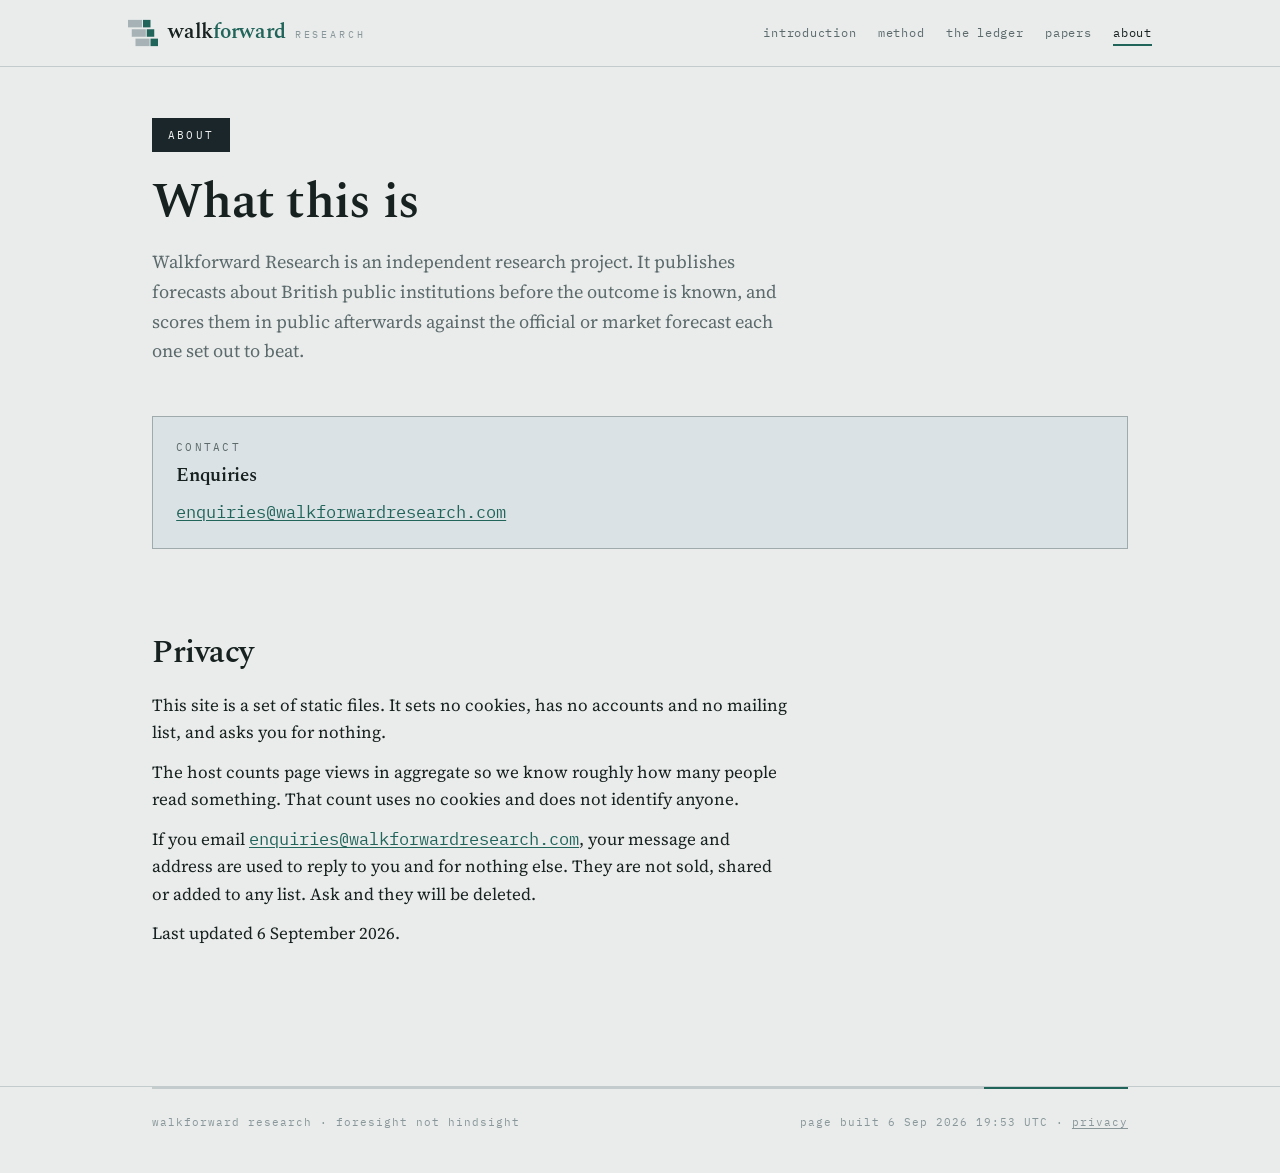
<file: site/about.html>
<!doctype html>
<html lang="en-GB">
<head>
<meta charset="utf-8">
<meta name="viewport" content="width=device-width, initial-scale=1">
<title>About &mdash; Walkforward Research</title>
<meta name="description" content="What Walkforward Research is, how to reach a person, and what this site does and does not collect.">
<link rel="icon" href="favicon.svg" type="image/svg+xml">
<link rel="preconnect" href="https://fonts.gstatic.com" crossorigin>
<link rel="stylesheet" href="https://fonts.googleapis.com/css2?family=Spectral:wght@500;600&amp;family=Source+Serif+4:ital,opsz,wght@0,8..60,400;0,8..60,600;1,8..60,400&amp;family=IBM+Plex+Mono:wght@400;500&amp;display=swap">
<link rel="stylesheet" href="styles.css">
</head>
<body>
<header class="site">
  <div class="wrap site-bar">
    <a class="brand" href="index.html">
      <svg width="30" height="30" viewBox="0 0 32 32" aria-hidden="true">
        <rect x="0" y="2"  width="15" height="8" fill="var(--block)"/><rect x="16" y="2"  width="8" height="8" fill="var(--accent)"/>
        <rect x="4" y="12" width="15" height="8" fill="var(--block)"/><rect x="20" y="12" width="8" height="8" fill="var(--accent)"/>
        <rect x="8" y="22" width="15" height="8" fill="var(--block)"/><rect x="24" y="22" width="8" height="8" fill="var(--accent)"/>
      </svg>
      <span class="wordmark">walk<span class="fwd">forward</span><span class="co">Research</span></span>
    </a>
    <nav class="site-nav" aria-label="Site">
      <a href="index.html">introduction</a>
      <a href="method.html">method</a>
      <a href="ledger.html">the ledger</a>
      <a href="papers.html">papers</a>
      <a href="about.html" aria-current="page">about</a>
    </nav>
  </div>
</header>
<main>
<div class="page-head">
  <div class="wrap">
    <div class="row"><div><span class="chip">About</span></div></div>
    <h1>What this is</h1>
    <p class="lede">Walkforward Research is an independent research project. It publishes forecasts
    about British public institutions before the outcome is known, and scores them in public
    afterwards against the official or market forecast each one set out to beat.</p>
  </div>
</div>

<section class="band">
  <div class="wrap">
  <div class="panel">
    <p class="kicker">Contact</p>
    <h3>Enquiries</h3>
    <p><a href="mailto:enquiries@walkforwardresearch.com" class="mono">enquiries@walkforwardresearch.com</a></p>
  </div>
  </div>
</section>

<section class="band" id="privacy">
  <div class="wrap">
  <h2>Privacy</h2>
  <div class="measure">
    <p>This site is a set of static files. It sets no cookies, has no accounts and no mailing list,
    and asks you for nothing.</p>
    <p>The host counts page views in aggregate so we know roughly how many people read something.
    That count uses no cookies and does not identify anyone.</p>
    <p>If you email <a href="mailto:enquiries@walkforwardresearch.com" class="mono">enquiries@walkforwardresearch.com</a>, your
    message and address are used to reply to you and for nothing else. They are not sold, shared or
    added to any list. Ask and they will be deleted.</p>
    <p class="small">Last updated 6 September 2026.</p>
  </div>
  </div>
</section>
</main>
<footer class="site">
  <div class="wrap">
    <div class="foot-rule"></div>
    <div class="foot">
      <span>walkforward research &middot; foresight not hindsight</span>
      <span>page built 6 Sep 2026 19:53 UTC &middot; <a href="about.html#privacy">privacy</a></span>
    </div>
  </div>
</footer>
</body>
</html>
</file>
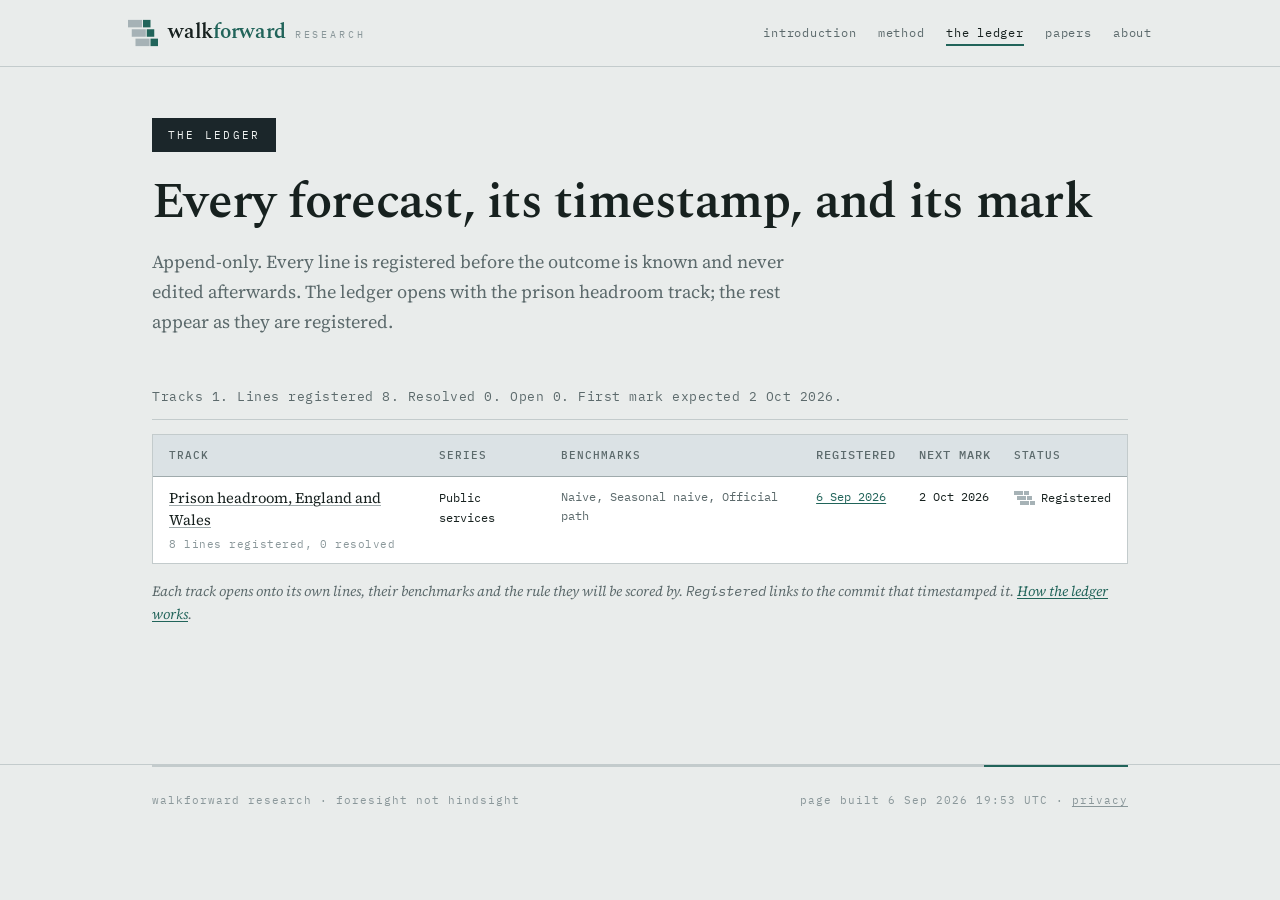
<file: site/ledger.html>
<!doctype html>
<html lang="en-GB">
<head>
<meta charset="utf-8">
<meta name="viewport" content="width=device-width, initial-scale=1">
<title>The ledger &mdash; Walkforward Research</title>
<meta name="description" content="Every forecast, its timestamp and its mark, linked to the entry and the commit that registered it.">
<link rel="icon" href="favicon.svg" type="image/svg+xml">
<link rel="preconnect" href="https://fonts.gstatic.com" crossorigin>
<link rel="stylesheet" href="https://fonts.googleapis.com/css2?family=Spectral:wght@500;600&amp;family=Source+Serif+4:ital,opsz,wght@0,8..60,400;0,8..60,600;1,8..60,400&amp;family=IBM+Plex+Mono:wght@400;500&amp;display=swap">
<link rel="stylesheet" href="styles.css">
</head>
<body>
<header class="site">
  <div class="wrap site-bar">
    <a class="brand" href="index.html">
      <svg width="30" height="30" viewBox="0 0 32 32" aria-hidden="true">
        <rect x="0" y="2"  width="15" height="8" fill="var(--block)"/><rect x="16" y="2"  width="8" height="8" fill="var(--accent)"/>
        <rect x="4" y="12" width="15" height="8" fill="var(--block)"/><rect x="20" y="12" width="8" height="8" fill="var(--accent)"/>
        <rect x="8" y="22" width="15" height="8" fill="var(--block)"/><rect x="24" y="22" width="8" height="8" fill="var(--accent)"/>
      </svg>
      <span class="wordmark">walk<span class="fwd">forward</span><span class="co">Research</span></span>
    </a>
    <nav class="site-nav" aria-label="Site">
      <a href="index.html">introduction</a>
      <a href="method.html">method</a>
      <a href="ledger.html" aria-current="page">the ledger</a>
      <a href="papers.html">papers</a>
      <a href="about.html">about</a>
    </nav>
  </div>
</header>
<main>
<div class="page-head">
  <div class="wrap">
    <div class="row"><div><span class="chip">The ledger</span></div></div>
    <h1>Every forecast, its timestamp, and its mark</h1>
    <p class="lede">Append-only. Every line is registered before the outcome is known and never
    edited afterwards. The ledger opens with the prison headroom track; the rest appear as they
    are registered.</p>
  </div>
</div>

<section class="band">
  <div class="wrap">
  <p class="record-summary mono">Tracks 1. Lines registered 8. Resolved 0. Open 0. First mark expected 2 Oct 2026.</p>
  <div class="card table-card">
    <div class="table-scroll">
      <table class="ledger">
        <thead>
          <tr><th>Track</th><th>Series</th><th>Benchmarks</th>
              <th>Registered</th><th>Next mark</th><th>Status</th></tr>
        </thead>
        <tbody>
          <tr>
            <td class="claim"><a href="prison-headroom.html">Prison headroom, England and Wales</a>
              <span class="sub">8 lines registered, 0 resolved</span></td>
            <td>Public services</td>
            <td class="bench">Naive, Seasonal naive, Official path</td>
            <td class="num"><a href="https://github.com/walkforwardresearch/prisoncap/commit/8df8a8f">6 Sep 2026</a></td>
            <td class="num">2 Oct 2026</td>
            <td><span class="status s-registered"><svg class="glyph" viewBox="0 0 21 16" aria-hidden="true"><rect x="0" y="1" width="9" height="4" fill="var(--block)"/><rect x="10" y="1" width="5" height="4" fill="var(--block)"/><rect x="3" y="6" width="9" height="4" fill="var(--block)"/><rect x="13" y="6" width="5" height="4" fill="var(--block)"/><rect x="6" y="11" width="9" height="4" fill="var(--block)"/><rect x="16" y="11" width="5" height="4" fill="var(--block)"/></svg><span>Registered</span></span></td>
          </tr>
        </tbody>
      </table>
    </div>
  </div>
  <p class="caption">Each track opens onto its own lines, their benchmarks and the rule they will be
  scored by. <span class="mono">Registered</span> links to the commit that timestamped it.
  <a href="method.html#how-it-works">How the ledger works</a>.</p>
  </div>
</section>
</main>
<footer class="site">
  <div class="wrap">
    <div class="foot-rule"></div>
    <div class="foot">
      <span>walkforward research &middot; foresight not hindsight</span>
      <span>page built 6 Sep 2026 19:53 UTC &middot; <a href="about.html#privacy">privacy</a></span>
    </div>
  </div>
</footer>
</body>
</html>
</file>
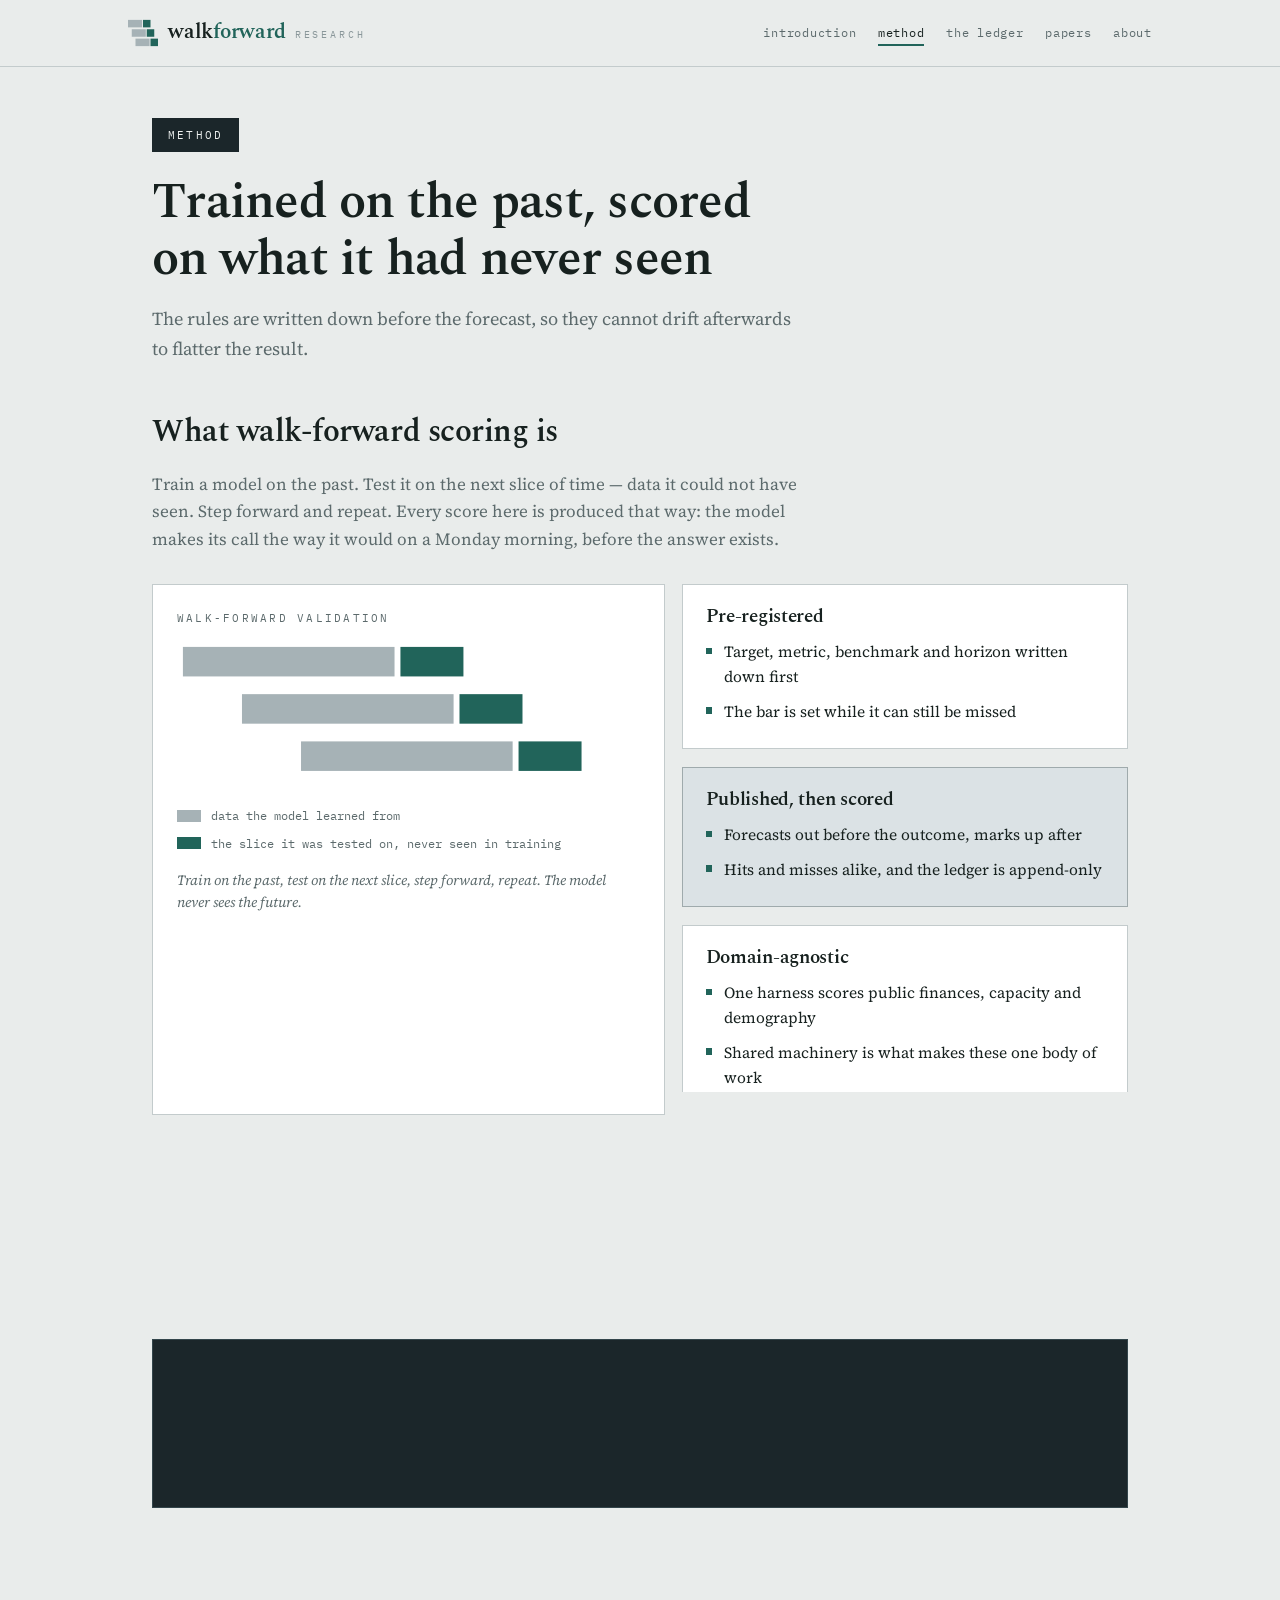
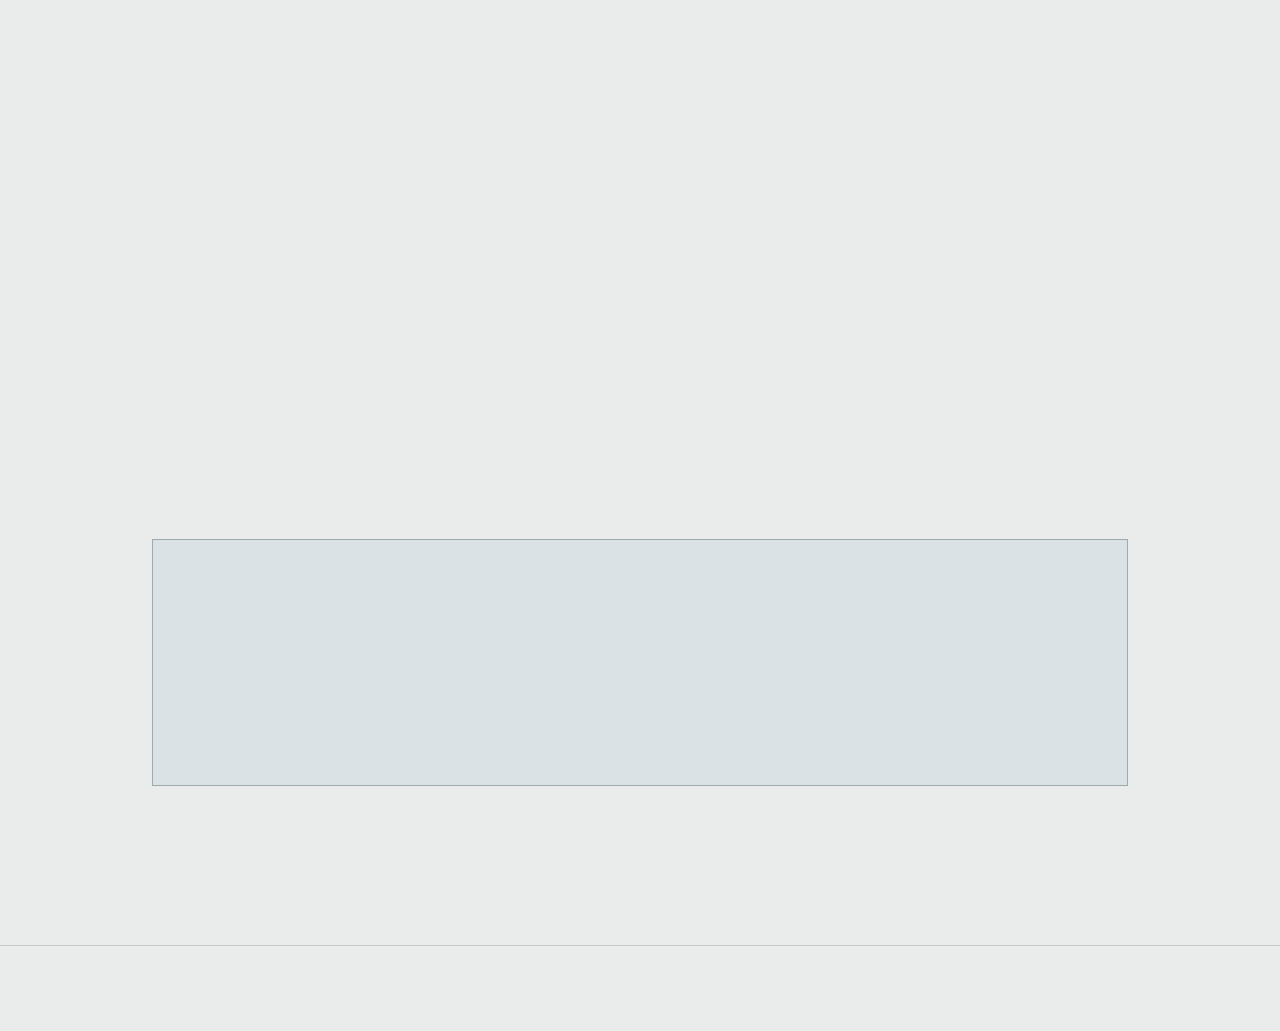
<file: site/method.html>
<!doctype html>
<html lang="en-GB">
<head>
<meta charset="utf-8">
<meta name="viewport" content="width=device-width, initial-scale=1">
<title>Method &mdash; Walkforward Research</title>
<meta name="description" content="Walk-forward scoring, pre-registration, and how entries are marked, withdrawn and superseded.">
<link rel="icon" href="favicon.svg" type="image/svg+xml">
<link rel="preconnect" href="https://fonts.gstatic.com" crossorigin>
<link rel="stylesheet" href="https://fonts.googleapis.com/css2?family=Spectral:wght@500;600&amp;family=Source+Serif+4:ital,opsz,wght@0,8..60,400;0,8..60,600;1,8..60,400&amp;family=IBM+Plex+Mono:wght@400;500&amp;display=swap">
<link rel="stylesheet" href="styles.css">
</head>
<body>
<header class="site">
  <div class="wrap site-bar">
    <a class="brand" href="index.html">
      <svg width="30" height="30" viewBox="0 0 32 32" aria-hidden="true">
        <rect x="0" y="2"  width="15" height="8" fill="var(--block)"/><rect x="16" y="2"  width="8" height="8" fill="var(--accent)"/>
        <rect x="4" y="12" width="15" height="8" fill="var(--block)"/><rect x="20" y="12" width="8" height="8" fill="var(--accent)"/>
        <rect x="8" y="22" width="15" height="8" fill="var(--block)"/><rect x="24" y="22" width="8" height="8" fill="var(--accent)"/>
      </svg>
      <span class="wordmark">walk<span class="fwd">forward</span><span class="co">Research</span></span>
    </a>
    <nav class="site-nav" aria-label="Site">
      <a href="index.html">introduction</a>
      <a href="method.html" aria-current="page">method</a>
      <a href="ledger.html">the ledger</a>
      <a href="papers.html">papers</a>
      <a href="about.html">about</a>
    </nav>
  </div>
</header>
<main>
<div class="page-head">
  <div class="wrap">
    <div class="row"><div><span class="chip">Method</span></div></div>
    <h1>Trained on the past, scored on what it had never seen</h1>
    <p class="lede">The rules are written down before the forecast, so they cannot drift afterwards
    to flatter the result.</p>
  </div>
</div>

<section class="band">
  <div class="wrap">
  <div class="section-head">
    <h2>What walk-forward scoring is</h2>
    <p>Train a model on the past. Test it on the next slice of time &mdash; data it could not have
    seen. Step forward and repeat. Every score here is produced that way: the model makes its call
    the way it would on a Monday morning, before the answer exists.</p>
  </div>
  <div class="split">
    <div class="card diagram-card">
      <p class="kicker">Walk-forward validation</p>
      <svg class="stair" viewBox="0 0 470 150" role="img" aria-label="Each row trains on a block of past data then tests on the next slice it has never seen, stepping forward in time">
          <rect x="6"   y="6"   width="215" height="30" fill="var(--block)"/>
          <rect x="227" y="6"   width="64"  height="30" fill="var(--accent)"/>
          <rect x="66"  y="54"  width="215" height="30" fill="var(--block)"/>
          <rect x="287" y="54"  width="64"  height="30" fill="var(--accent)"/>
          <rect x="126" y="102" width="215" height="30" fill="var(--block)"/>
          <rect x="347" y="102" width="64"  height="30" fill="var(--accent)"/>
        </svg>
      <div class="legend">
        <span><span class="key train"></span>data the model learned from</span>
        <span><span class="key test"></span>the slice it was tested on, never seen in training</span>
      </div>
      <p class="caption">Train on the past, test on the next slice, step forward, repeat. The model
      never sees the future.</p>
    </div>
    <div class="cards">
      <div class="card">
        <h3>Pre-registered</h3>
        <ul class="ticks">
          <li>Target, metric, benchmark and horizon written down first</li>
          <li>The bar is set while it can still be missed</li>
        </ul>
      </div>
      <div class="card tint">
        <h3>Published, then scored</h3>
        <ul class="ticks">
          <li>Forecasts out before the outcome, marks up after</li>
          <li>Hits and misses alike, and the ledger is append-only</li>
        </ul>
      </div>
      <div class="card">
        <h3>Domain-agnostic</h3>
        <ul class="ticks">
          <li>One harness scores public finances, capacity and demography</li>
          <li>Shared machinery is what makes these one body of work</li>
        </ul>
      </div>
    </div>
  </div>
  </div>
</section>

<section class="band">
  <div class="wrap">
  <div class="section-head">
    <h2>Why backtests are not evidence</h2>
    <p>A model tested on data it was fitted to will always look good &mdash; the exam was written
    after seeing the answers. Retrospective accuracy is easy to manufacture, and most published
    claims of it are worthless as evidence.</p>
  </div>
  <div class="panel invert">
    <p class="kicker">The standard</p>
    <h3>The only honest test is the one where the future was still the future</h3>
    <ul class="ticks">
      <li>Every claim here links to a registered entry, or it is not made</li>
      <li>That discipline is unglamorous, and it is the whole of the method</li>
    </ul>
  </div>
  </div>
</section>

<section class="band" id="how-it-works">
  <div class="wrap">
  <div class="section-head">
    <h2>How the ledger works</h2>
    <p>Registration, marking and withdrawal, in the order they happen.</p>
  </div>
  <div class="cards c3">
    <div class="card">
      <p class="kicker">Registration</p>
      <h3>Before the outcome exists</h3>
      <ul class="ticks">
        <li>The claim, the benchmark and its value on that day, the data used, the marking dates
        and the scoring rule, committed as a file</li>
        <li>The commit is the timestamp, and because the repository is public the push is recorded
        independently, so the date can be checked without taking our word for it</li>
      </ul>
    </div>
    <div class="card tint">
      <p class="kicker">Marking</p>
      <h3>Against the number it set out to beat</h3>
      <ul class="ticks">
        <li>Marks are added by scripts from the source data as it is published</li>
        <li>The benchmark names the publisher and the vintage, not just the series</li>
        <li>Marks will be computed with the conventions in the Bank of England&rsquo;s published
        forecast-evaluation package, so the arithmetic is not ours to argue about</li>
      </ul>
    </div>
    <div class="card">
      <p class="kicker">Afterwards</p>
      <h3>Nothing is edited or deleted</h3>
      <ul class="ticks">
        <li>A forecast wrong in construction is withdrawn with a reason and stays on the ledger</li>
        <li>A change of view is a new entry that supersedes the old one, and both are scored</li>
        <li>The record counts everything, including withdrawn entries and misses</li>
      </ul>
    </div>
  </div>

  <div class="panel">
    <p class="kicker">Status</p>
    <div class="statuses">
      <span class="status s-registered"><svg class="glyph" viewBox="0 0 21 16" aria-hidden="true"><rect x="0" y="1" width="9" height="4" fill="var(--block)"/><rect x="10" y="1" width="5" height="4" fill="var(--block)"/><rect x="3" y="6" width="9" height="4" fill="var(--block)"/><rect x="13" y="6" width="5" height="4" fill="var(--block)"/><rect x="6" y="11" width="9" height="4" fill="var(--block)"/><rect x="16" y="11" width="5" height="4" fill="var(--block)"/></svg><span><strong>Registered</strong> &mdash; no marks yet</span></span>
      <span class="status s-open"><svg class="glyph" viewBox="0 0 21 16" aria-hidden="true"><rect x="0" y="1" width="9" height="4" fill="var(--block)"/><rect x="10" y="1" width="5" height="4" fill="var(--accent)"/><rect x="3" y="6" width="9" height="4" fill="var(--block)"/><rect x="13" y="6" width="5" height="4" fill="var(--block)"/><rect x="6" y="11" width="9" height="4" fill="var(--block)"/><rect x="16" y="11" width="5" height="4" fill="var(--block)"/></svg><span><strong>Open</strong> &mdash; marks arriving</span></span>
      <span class="status s-closed"><svg class="glyph" viewBox="0 0 21 16" aria-hidden="true"><rect x="0" y="1" width="9" height="4" fill="var(--block)"/><rect x="10" y="1" width="5" height="4" fill="var(--accent)"/><rect x="3" y="6" width="9" height="4" fill="var(--block)"/><rect x="13" y="6" width="5" height="4" fill="var(--accent)"/><rect x="6" y="11" width="9" height="4" fill="var(--block)"/><rect x="16" y="11" width="5" height="4" fill="var(--accent)"/></svg><span><strong>Closed</strong> &mdash; final mark landed</span></span>
      <span class="status s-withdrawn"><svg class="glyph" viewBox="0 0 21 16" aria-hidden="true"><rect x="0" y="1" width="9" height="4" fill="var(--block)"/><rect x="10" y="1" width="5" height="4" fill="var(--block)"/><rect x="3" y="6" width="9" height="4" fill="var(--block)"/><rect x="13" y="6" width="5" height="4" fill="var(--block)"/><rect x="6" y="11" width="9" height="4" fill="var(--block)"/><rect x="16" y="11" width="5" height="4" fill="var(--block)"/><line x1="0" y1="16" x2="21" y2="0" stroke="var(--muted)" stroke-width="1.5"/></svg><span><strong>Withdrawn</strong> &mdash; kept, with a reason</span></span>
    </div>
    <p class="small">A marked entry also carries the headline word: beat, missed or tied.</p>
  </div>
  </div>
</section>
</main>
<footer class="site">
  <div class="wrap">
    <div class="foot-rule"></div>
    <div class="foot">
      <span>walkforward research &middot; foresight not hindsight</span>
      <span>page built 6 Sep 2026 19:53 UTC &middot; <a href="about.html#privacy">privacy</a></span>
    </div>
  </div>
</footer>
</body>
</html>
</file>
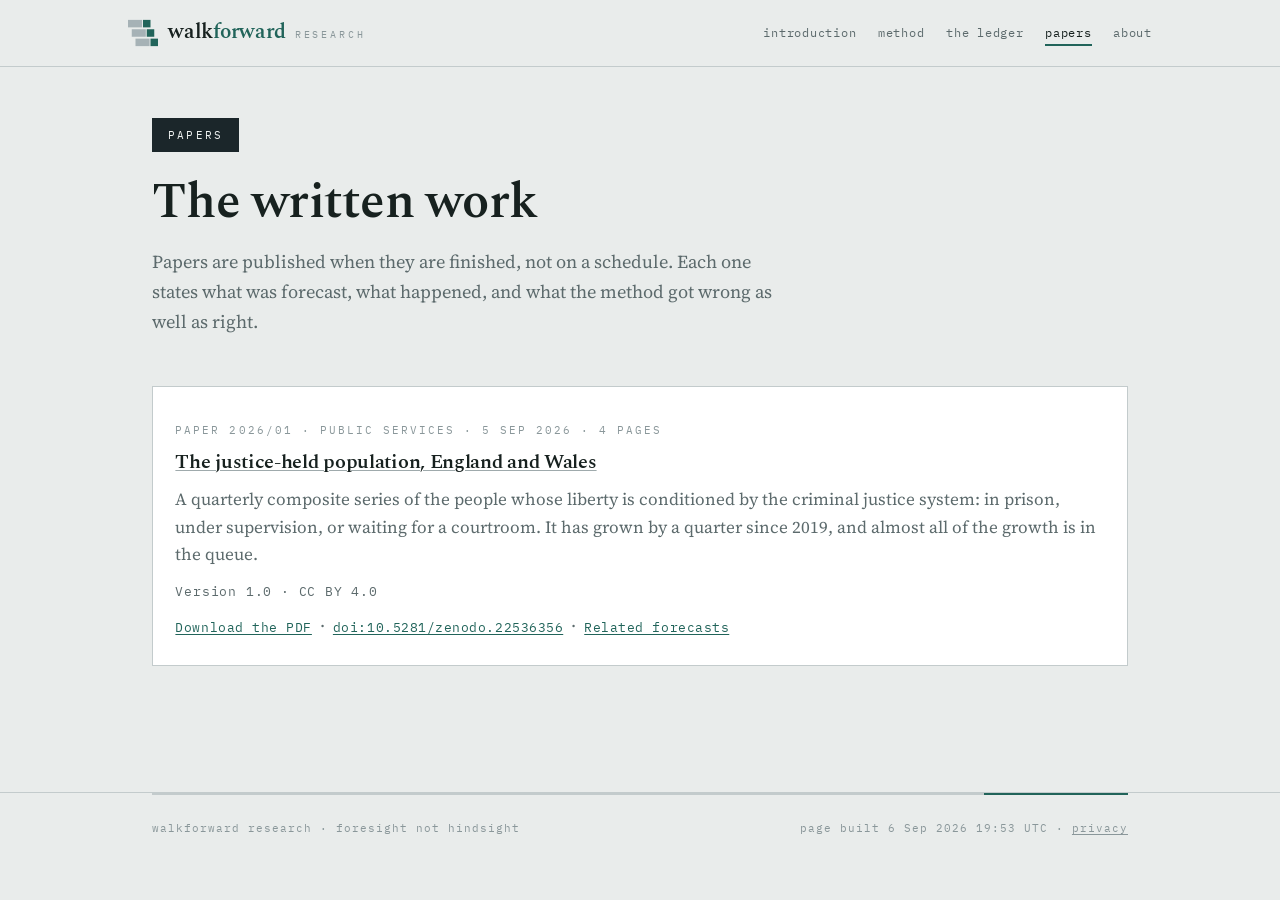
<file: site/papers.html>
<!doctype html>
<html lang="en-GB">
<head>
<meta charset="utf-8">
<meta name="viewport" content="width=device-width, initial-scale=1">
<title>Papers &mdash; Walkforward Research</title>
<meta name="description" content="Published papers, each stating what was forecast, what happened, and what the method got wrong as well as right.">
<link rel="icon" href="favicon.svg" type="image/svg+xml">
<link rel="preconnect" href="https://fonts.gstatic.com" crossorigin>
<link rel="stylesheet" href="https://fonts.googleapis.com/css2?family=Spectral:wght@500;600&amp;family=Source+Serif+4:ital,opsz,wght@0,8..60,400;0,8..60,600;1,8..60,400&amp;family=IBM+Plex+Mono:wght@400;500&amp;display=swap">
<link rel="stylesheet" href="styles.css">
</head>
<body>
<header class="site">
  <div class="wrap site-bar">
    <a class="brand" href="index.html">
      <svg width="30" height="30" viewBox="0 0 32 32" aria-hidden="true">
        <rect x="0" y="2"  width="15" height="8" fill="var(--block)"/><rect x="16" y="2"  width="8" height="8" fill="var(--accent)"/>
        <rect x="4" y="12" width="15" height="8" fill="var(--block)"/><rect x="20" y="12" width="8" height="8" fill="var(--accent)"/>
        <rect x="8" y="22" width="15" height="8" fill="var(--block)"/><rect x="24" y="22" width="8" height="8" fill="var(--accent)"/>
      </svg>
      <span class="wordmark">walk<span class="fwd">forward</span><span class="co">Research</span></span>
    </a>
    <nav class="site-nav" aria-label="Site">
      <a href="index.html">introduction</a>
      <a href="method.html">method</a>
      <a href="ledger.html">the ledger</a>
      <a href="papers.html" aria-current="page">papers</a>
      <a href="about.html">about</a>
    </nav>
  </div>
</header>
<main>
<div class="page-head">
  <div class="wrap">
    <div class="row"><div><span class="chip">Papers</span></div></div>
    <h1>The written work</h1>
    <p class="lede">Papers are published when they are finished, not on a schedule. Each one states
    what was forecast, what happened, and what the method got wrong as well as right.</p>
  </div>
</div>

<section class="band">
  <div class="wrap">
<div class="papers">      <article class="card paper">
        <p class="note-date">Paper 2026/01 &middot; Public services &middot; 5 Sep 2026 &middot; 4 pages</p>
        <h3><a href="papers/justice-held-population-2026-01.pdf">The justice-held population, England and Wales</a></h3>
        <p>A quarterly composite series of the people whose liberty is conditioned by the criminal justice system: in prison, under supervision, or waiting for a courtroom. It has grown by a quarter since 2019, and almost all of the growth is in the queue.</p>
        <p class="paper-stamp mono">Version 1.0 &middot; CC BY 4.0</p><p class="paper-link"><a href="papers/justice-held-population-2026-01.pdf" class="mono">Download the PDF</a> &nbsp;&middot;&nbsp; <a href="https://doi.org/10.5281/zenodo.22536356" class="mono">doi:10.5281/zenodo.22536356</a> &nbsp;&middot;&nbsp; <a href="prison-headroom.html" class="mono">Related forecasts</a></p>
      </article></div>
  </div>
</section>
</main>
<footer class="site">
  <div class="wrap">
    <div class="foot-rule"></div>
    <div class="foot">
      <span>walkforward research &middot; foresight not hindsight</span>
      <span>page built 6 Sep 2026 19:53 UTC &middot; <a href="about.html#privacy">privacy</a></span>
    </div>
  </div>
</footer>
</body>
</html>
</file>
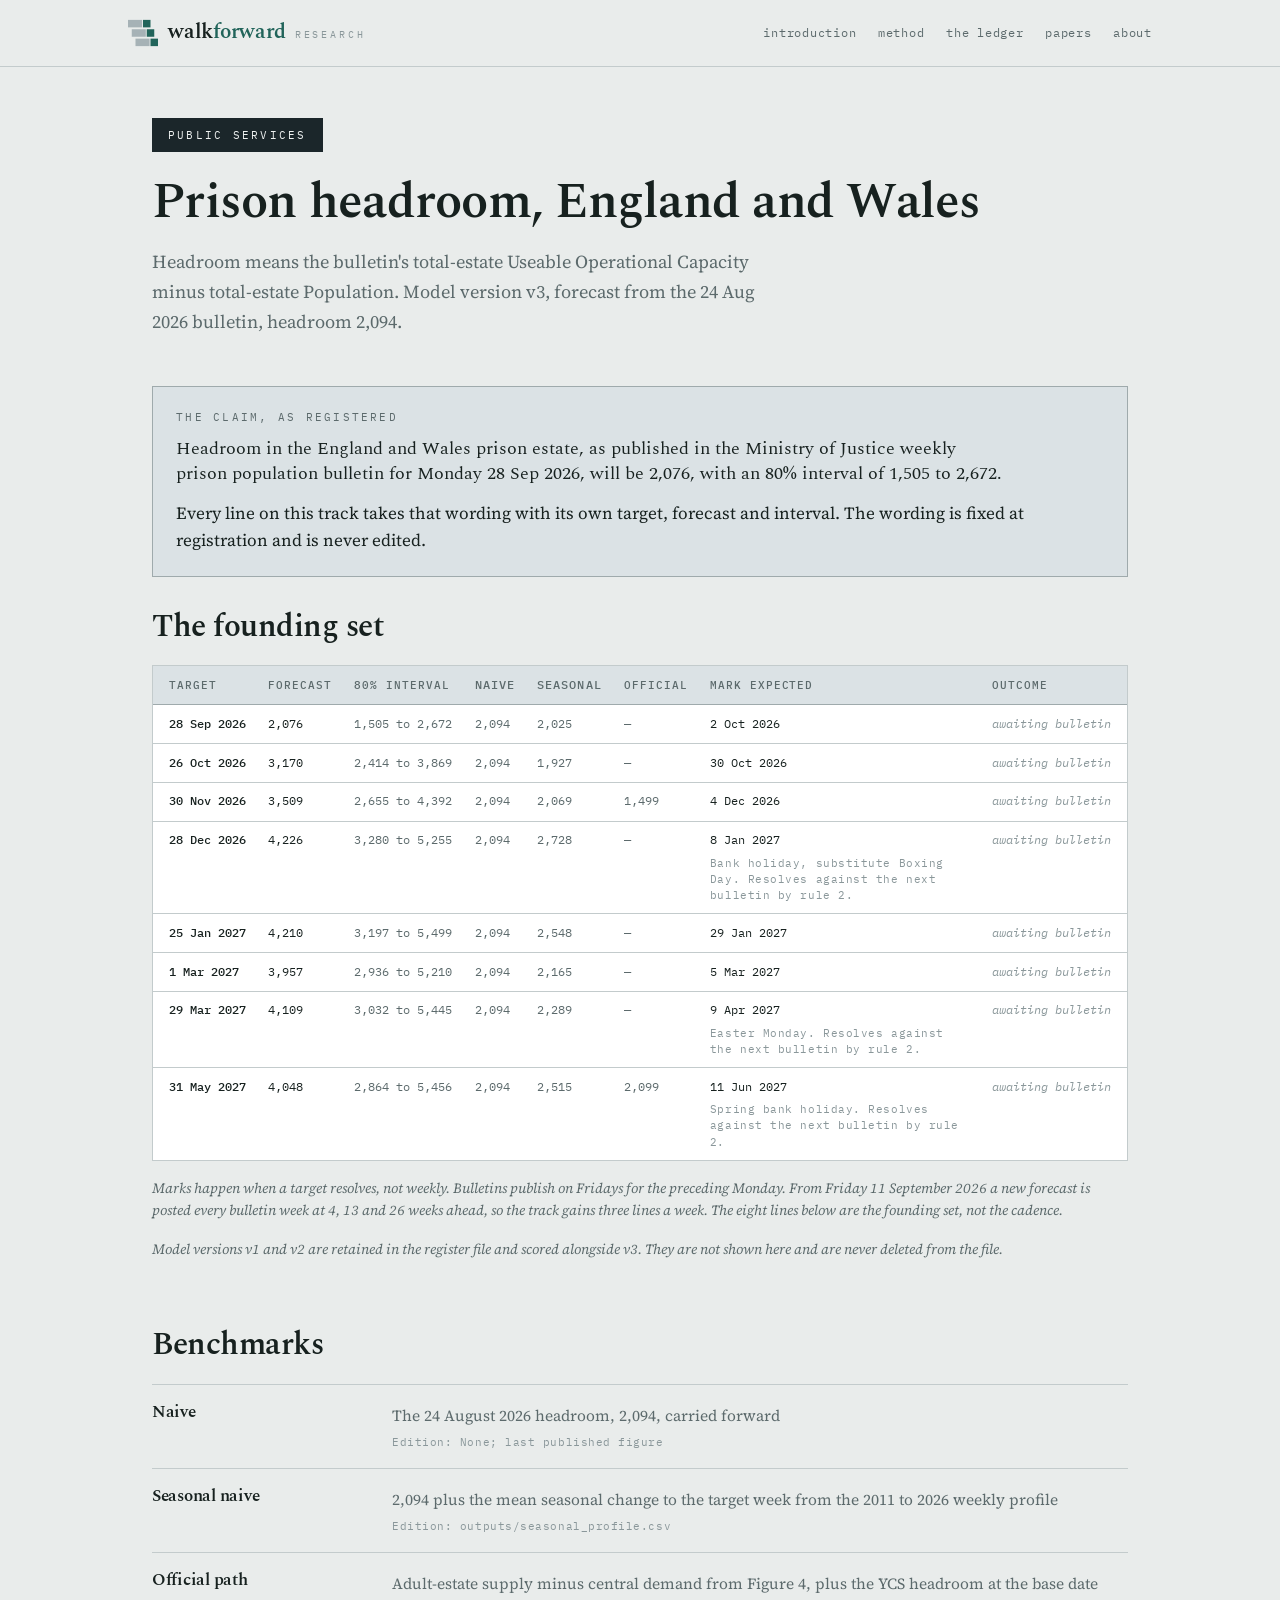
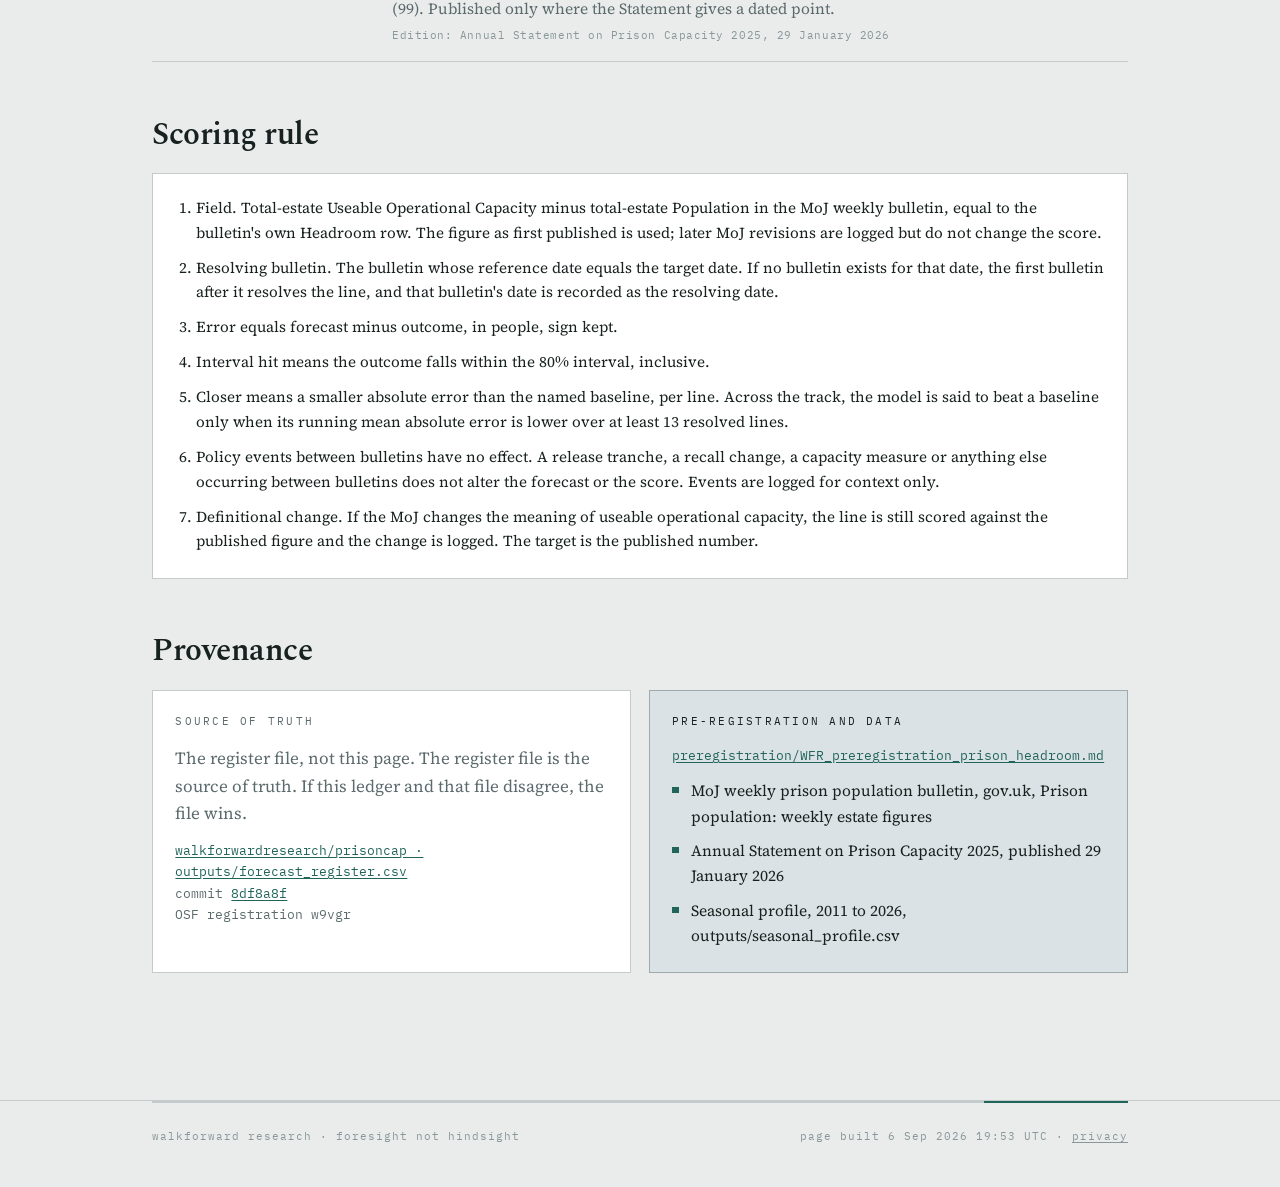
<file: site/prison-headroom.html>
<!doctype html>
<html lang="en-GB">
<head>
<meta charset="utf-8">
<meta name="viewport" content="width=device-width, initial-scale=1">
<title>Prison headroom, England and Wales &mdash; Walkforward Research</title>
<meta name="description" content="Prison headroom, England and Wales: the registered lines, their benchmarks and the rule they are scored by.">
<link rel="icon" href="favicon.svg" type="image/svg+xml">
<link rel="preconnect" href="https://fonts.gstatic.com" crossorigin>
<link rel="stylesheet" href="https://fonts.googleapis.com/css2?family=Spectral:wght@500;600&amp;family=Source+Serif+4:ital,opsz,wght@0,8..60,400;0,8..60,600;1,8..60,400&amp;family=IBM+Plex+Mono:wght@400;500&amp;display=swap">
<link rel="stylesheet" href="styles.css">
</head>
<body>
<header class="site">
  <div class="wrap site-bar">
    <a class="brand" href="index.html">
      <svg width="30" height="30" viewBox="0 0 32 32" aria-hidden="true">
        <rect x="0" y="2"  width="15" height="8" fill="var(--block)"/><rect x="16" y="2"  width="8" height="8" fill="var(--accent)"/>
        <rect x="4" y="12" width="15" height="8" fill="var(--block)"/><rect x="20" y="12" width="8" height="8" fill="var(--accent)"/>
        <rect x="8" y="22" width="15" height="8" fill="var(--block)"/><rect x="24" y="22" width="8" height="8" fill="var(--accent)"/>
      </svg>
      <span class="wordmark">walk<span class="fwd">forward</span><span class="co">Research</span></span>
    </a>
    <nav class="site-nav" aria-label="Site">
      <a href="index.html">introduction</a>
      <a href="method.html">method</a>
      <a href="ledger.html">the ledger</a>
      <a href="papers.html">papers</a>
      <a href="about.html">about</a>
    </nav>
  </div>
</header>
<main>
<div class="page-head">
  <div class="wrap">
    <div class="row"><div><span class="chip">Public services</span></div></div>
    <h1>Prison headroom, England and Wales</h1>
    <p class="lede">Headroom means the bulletin's total-estate Useable Operational Capacity minus total-estate Population. Model version v3, forecast from the
    24 Aug 2026 bulletin, headroom 2,094.</p>
  </div>
</div>

<section class="band">
  <div class="wrap">
  <div class="panel">
    <p class="kicker">The claim, as registered</p>
    <p class="claim-quote">Headroom in the England and Wales prison estate, as published in the Ministry of Justice weekly prison population bulletin for Monday 28 Sep 2026, will be 2,076, with an 80% interval of 1,505 to 2,672.</p>
    <p class="small">Every line on this track takes that wording with its own target, forecast and
    interval. The wording is fixed at registration and is never edited.</p>
  </div>

  <h2>The founding set</h2>
  <div class="card table-card">
    <div class="table-scroll">
      <table class="ledger lines">
        <thead>
          <tr><th>Target</th><th>Forecast</th><th>80% interval</th>
              <th>Naive</th><th>Seasonal</th><th>Official</th>
              <th>Mark expected</th><th>Outcome</th></tr>
        </thead>
        <tbody>
          <tr>
            <td class="num strong">28 Sep 2026</td>
            <td class="num">2,076</td>
            <td class="num soft">1,505 to 2,672</td>
            <td class="num soft">2,094</td>
            <td class="num soft">2,025</td>
            <td class="num soft">&mdash;</td>
            <td class="num">2 Oct 2026</td>
            <td class="num"><span class="pending">awaiting bulletin</span></td>
          </tr>
          <tr>
            <td class="num strong">26 Oct 2026</td>
            <td class="num">3,170</td>
            <td class="num soft">2,414 to 3,869</td>
            <td class="num soft">2,094</td>
            <td class="num soft">1,927</td>
            <td class="num soft">&mdash;</td>
            <td class="num">30 Oct 2026</td>
            <td class="num"><span class="pending">awaiting bulletin</span></td>
          </tr>
          <tr>
            <td class="num strong">30 Nov 2026</td>
            <td class="num">3,509</td>
            <td class="num soft">2,655 to 4,392</td>
            <td class="num soft">2,094</td>
            <td class="num soft">2,069</td>
            <td class="num soft">1,499</td>
            <td class="num">4 Dec 2026</td>
            <td class="num"><span class="pending">awaiting bulletin</span></td>
          </tr>
          <tr>
            <td class="num strong">28 Dec 2026</td>
            <td class="num">4,226</td>
            <td class="num soft">3,280 to 5,255</td>
            <td class="num soft">2,094</td>
            <td class="num soft">2,728</td>
            <td class="num soft">&mdash;</td>
            <td class="num">8 Jan 2027<span class="sub">Bank holiday, substitute Boxing Day. Resolves against the next bulletin by rule 2.</span></td>
            <td class="num"><span class="pending">awaiting bulletin</span></td>
          </tr>
          <tr>
            <td class="num strong">25 Jan 2027</td>
            <td class="num">4,210</td>
            <td class="num soft">3,197 to 5,499</td>
            <td class="num soft">2,094</td>
            <td class="num soft">2,548</td>
            <td class="num soft">&mdash;</td>
            <td class="num">29 Jan 2027</td>
            <td class="num"><span class="pending">awaiting bulletin</span></td>
          </tr>
          <tr>
            <td class="num strong">1 Mar 2027</td>
            <td class="num">3,957</td>
            <td class="num soft">2,936 to 5,210</td>
            <td class="num soft">2,094</td>
            <td class="num soft">2,165</td>
            <td class="num soft">&mdash;</td>
            <td class="num">5 Mar 2027</td>
            <td class="num"><span class="pending">awaiting bulletin</span></td>
          </tr>
          <tr>
            <td class="num strong">29 Mar 2027</td>
            <td class="num">4,109</td>
            <td class="num soft">3,032 to 5,445</td>
            <td class="num soft">2,094</td>
            <td class="num soft">2,289</td>
            <td class="num soft">&mdash;</td>
            <td class="num">9 Apr 2027<span class="sub">Easter Monday. Resolves against the next bulletin by rule 2.</span></td>
            <td class="num"><span class="pending">awaiting bulletin</span></td>
          </tr>
          <tr>
            <td class="num strong">31 May 2027</td>
            <td class="num">4,048</td>
            <td class="num soft">2,864 to 5,456</td>
            <td class="num soft">2,094</td>
            <td class="num soft">2,515</td>
            <td class="num soft">2,099</td>
            <td class="num">11 Jun 2027<span class="sub">Spring bank holiday. Resolves against the next bulletin by rule 2.</span></td>
            <td class="num"><span class="pending">awaiting bulletin</span></td>
          </tr>
        </tbody>
      </table>
    </div>
  </div>
  <p class="caption">Marks happen when a target resolves, not weekly. Bulletins publish on Fridays for the preceding Monday. From Friday 11 September 2026 a new forecast is posted every bulletin week at 4, 13 and 26 weeks ahead, so the track gains three lines a week. The eight lines below are the founding set, not the cadence.</p>
  <p class="caption">Model versions v1 and v2 are retained in the register file and scored alongside v3. They are not shown here and are never deleted from the file.</p>
  </div>
</section>

<section class="band">
  <div class="wrap">
  <h2>Benchmarks</h2>
  <div class="series"><div class="series-row"><h3>Naive</h3><p>The 24 August 2026 headroom, 2,094, carried forward<span class="sub">Edition: None; last published figure</span></p></div><div class="series-row"><h3>Seasonal naive</h3><p>2,094 plus the mean seasonal change to the target week from the 2011 to 2026 weekly profile<span class="sub">Edition: outputs/seasonal_profile.csv</span></p></div><div class="series-row"><h3>Official path</h3><p>Adult-estate supply minus central demand from Figure 4, plus the YCS headroom at the base date (99). Published only where the Statement gives a dated point.<span class="sub">Edition: Annual Statement on Prison Capacity 2025, 29 January 2026</span></p></div></div>
  </div>
</section>

<section class="band">
  <div class="wrap">
  <h2>Scoring rule</h2>
  <div class="card"><ol class="rules"><li>Field. Total-estate Useable Operational Capacity minus total-estate Population in the MoJ weekly bulletin, equal to the bulletin's own Headroom row. The figure as first published is used; later MoJ revisions are logged but do not change the score.</li><li>Resolving bulletin. The bulletin whose reference date equals the target date. If no bulletin exists for that date, the first bulletin after it resolves the line, and that bulletin's date is recorded as the resolving date.</li><li>Error equals forecast minus outcome, in people, sign kept.</li><li>Interval hit means the outcome falls within the 80% interval, inclusive.</li><li>Closer means a smaller absolute error than the named baseline, per line. Across the track, the model is said to beat a baseline only when its running mean absolute error is lower over at least 13 resolved lines.</li><li>Policy events between bulletins have no effect. A release tranche, a recall change, a capacity measure or anything else occurring between bulletins does not alter the forecast or the score. Events are logged for context only.</li><li>Definitional change. If the MoJ changes the meaning of useable operational capacity, the line is still scored against the published figure and the change is logged. The target is the published number.</li></ol></div>
  </div>
</section>

<section class="band">
  <div class="wrap">
  <h2>Provenance</h2>
  <div class="cards c2">
    <div class="card">
      <p class="kicker">Source of truth</p>
      <p>The register file, not this page. The register file is the source of truth. If this ledger and that file disagree, the file wins.</p>
      <p class="small mono"><a href="https://github.com/walkforwardresearch/prisoncap/blob/8df8a8f/outputs/forecast_register.csv">walkforwardresearch/prisoncap · outputs/forecast_register.csv</a><br>
      commit <a href="https://github.com/walkforwardresearch/prisoncap/commit/8df8a8f">8df8a8f</a><br>
      OSF registration w9vgr</p>
    </div>
    <div class="card tint">
      <p class="kicker">Pre-registration and data</p>
      <p class="small mono"><a href="https://github.com/walkforwardresearch/prisoncap/blob/8df8a8f/preregistration/WFR_preregistration_prison_headroom.md">preregistration/WFR_preregistration_prison_headroom.md</a></p>
      <ul class="ticks"><li>MoJ weekly prison population bulletin, gov.uk, Prison population: weekly estate figures</li><li>Annual Statement on Prison Capacity 2025, published 29 January 2026</li><li>Seasonal profile, 2011 to 2026, outputs/seasonal_profile.csv</li></ul>
    </div>
  </div>
  </div>
</section>
</main>
<footer class="site">
  <div class="wrap">
    <div class="foot-rule"></div>
    <div class="foot">
      <span>walkforward research &middot; foresight not hindsight</span>
      <span>page built 6 Sep 2026 19:53 UTC &middot; <a href="about.html#privacy">privacy</a></span>
    </div>
  </div>
</footer>
</body>
</html>
</file>
<file: site/styles.css>
/* walkforward research — site styles */

:root {
  --paper:      #E9ECEB;
  --card:       #FFFFFF;
  --card-tint:  #DBE2E5;
  --deep:       #1B262A;
  --deep-2:     #223036;
  --ink:        #17211F;
  --ink-on-deep:#EEF1F0;
  --muted:      #5C6A6C;
  --muted-deep: #9FAEB1;
  --faint:      #8A979A;
  --line:       #C3CBCC;
  --line-strong:#9FAAAC;
  --line-deep:  #33454B;
  --accent:     #21645A;
  --accent-lift:#2E8474;
  --block:      #A6B2B6;
  --tile-bg:    #223036;
  color-scheme: light dark;
}
@media (prefers-color-scheme: dark) {
  :root:not([data-theme="light"]) {
    --paper:      #121A1D;
    --card:       #1A2427;
    --card-tint:  #233137;
    --deep:       #090F11;
    --deep-2:     #162327;
    --ink:        #E6EAE9;
    --ink-on-deep:#EEF1F0;
    --muted:      #97A5A7;
    --muted-deep: #9FAEB1;
    --faint:      #6C7A7D;
    --line:       #2B3A3E;
    --line-strong:#3D5157;
    --line-deep:  #23343A;
    --accent:     #4FAD97;
    --accent-lift:#63C3AC;
    --block:      #4B5D63;
    --tile-bg:    #162327;
  }
}
:root[data-theme="dark"] {
  --paper:      #121A1D;
  --card:       #1A2427;
  --card-tint:  #233137;
  --deep:       #090F11;
  --deep-2:     #162327;
  --ink:        #E6EAE9;
  --ink-on-deep:#EEF1F0;
  --muted:      #97A5A7;
  --muted-deep: #9FAEB1;
  --faint:      #6C7A7D;
  --line:       #2B3A3E;
  --line-strong:#3D5157;
  --line-deep:  #23343A;
  --accent:     #4FAD97;
  --accent-lift:#63C3AC;
  --block:      #4B5D63;
  --tile-bg:    #162327;
}

* { box-sizing: border-box; }
html { -webkit-text-size-adjust: 100%; scroll-behavior: smooth; }
@media (prefers-reduced-motion: reduce) { html { scroll-behavior: auto; } }

body {
  margin: 0;
  background: var(--paper);
  color: var(--ink);
  font-family: "Source Serif 4", Georgia, "Times New Roman", serif;
  font-size: 1.0625rem;
  line-height: 1.62;
}

.wrap { max-width: 62rem; margin: 0 auto; padding: 0 1.5rem; }
.measure { max-width: 40rem; }

a { color: var(--accent); text-decoration-thickness: 1px; text-underline-offset: 2px; }
a:hover { color: var(--accent-lift); }
:focus-visible { outline: 2px solid var(--accent-lift); outline-offset: 3px; }

/* ---------- shared type ---------- */
h1, h2, h3 {
  font-family: "Spectral", Georgia, serif;
  line-height: 1.15;
  text-wrap: balance;
  letter-spacing: -0.015em;
  margin: 0;
}
h1 { font-size: clamp(2.1rem, 5.2vw, 3.1rem); font-weight: 600; }
h2 { font-size: clamp(1.5rem, 3vw, 1.95rem); font-weight: 600; }
h3 { font-size: 1.18rem; font-weight: 600; }
p { margin: 0.75rem 0; }
.lede { font-size: 1.14rem; color: var(--muted); }

.mono, .kicker, .chip, .stat-label, .legend, .foot, nav.site-nav a, table, .note-date {
  font-family: "IBM Plex Mono", ui-monospace, SFMono-Regular, Menlo, monospace;
}
.mono, table { font-variant-numeric: tabular-nums; }

.kicker {
  font-size: 0.7rem;
  letter-spacing: 0.2em;
  text-transform: uppercase;
  color: var(--faint);
  margin: 0 0 0.9rem;
}
.chip {
  display: inline-block;
  background: var(--deep);
  color: var(--ink-on-deep);
  font-size: 0.7rem;
  letter-spacing: 0.2em;
  text-transform: uppercase;
  padding: 0.5rem 1rem;
}

/* ---------- header ---------- */
header.site { border-bottom: 1px solid var(--line); background: var(--paper); }
.site-bar {
  display: flex; align-items: center; gap: 1rem 1.5rem; flex-wrap: wrap;
  padding: 1rem 0;
}
.brand { display: flex; align-items: center; gap: 0.65rem; text-decoration: none; color: var(--ink); margin-right: auto; }
.brand svg { display: block; }
.wordmark { font-family: "Spectral", Georgia, serif; font-weight: 600; font-size: 1.3rem; letter-spacing: -0.02em; }
.wordmark .fwd { color: var(--accent); }
.wordmark .co {
  font-family: "IBM Plex Mono", ui-monospace, monospace;
  font-weight: 400; font-size: 0.6rem; letter-spacing: 0.3em;
  color: var(--faint); margin-left: 0.55rem; text-transform: uppercase;
}
nav.site-nav { display: flex; gap: 1.35rem; flex-wrap: wrap; }
nav.site-nav a {
  font-size: 0.78rem; letter-spacing: 0.06em; text-decoration: none;
  color: var(--muted); padding: 0.15rem 0; border-bottom: 2px solid transparent;
}
nav.site-nav a:hover { color: var(--ink); }
nav.site-nav a[aria-current="page"] { color: var(--ink); border-bottom-color: var(--accent); }

/* ---------- dark hero ---------- */
.hero { background: var(--deep); color: var(--ink-on-deep); padding: 4.5rem 0 0; }
.hero-grid {
  display: grid; grid-template-columns: minmax(0, 1.35fr) minmax(0, 1fr);
  gap: 3rem; align-items: start;
}
.hero .kicker { color: var(--accent-lift); }
.hero h1 { color: #fff; }
.hero .lede { color: var(--muted-deep); max-width: 34rem; margin-top: 1.5rem; }
.hero-mark { justify-self: end; width: 100%; max-width: 23rem; }
.hero-mark svg { display: block; width: 100%; height: auto; }
.hero-mark .legend { color: var(--muted-deep); margin-top: 0.4rem; }
.hero-mark .key.train { background: #97A4A8; }
.hero-mark .key.test { background: #3E9C89; }

.stats {
  display: grid; grid-template-columns: repeat(4, minmax(0, 1fr));
  gap: 1rem; margin: 3.5rem 0 0; padding-bottom: 3.5rem;
}
.stat { background: var(--tile-bg); border: 1px solid var(--line-deep); padding: 1.05rem 1.15rem; }
.stat .v {
  font-family: "Spectral", Georgia, serif; font-weight: 600;
  font-size: 1.5rem; color: #fff; line-height: 1.1; letter-spacing: -0.02em;
  font-variant-numeric: tabular-nums;
}
.stat-label {
  font-size: 0.63rem; letter-spacing: 0.16em; text-transform: uppercase;
  color: var(--muted-deep); margin-top: 0.5rem; line-height: 1.45;
}

/* ---------- page head (inner pages) ---------- */
.page-head { padding: 3.2rem 0 0; }
.page-head .row { display: flex; align-items: flex-start; justify-content: space-between; gap: 1.5rem; flex-wrap: wrap-reverse; }
.page-head h1 { margin-top: 1.4rem; }
.page-head .lede { margin-top: 1rem; max-width: 40rem; }

/* ---------- sections ---------- */
section.band { padding: 3.4rem 0; }
section.band + section.band { padding-top: 0; }
.page-head + section.band { padding-top: 2.4rem; }
section.band .panel:first-child { margin-top: 0; }
.section-head { max-width: 42rem; margin-bottom: 1.9rem; }
.section-head h2 + p { margin-top: 0.7rem; color: var(--muted); }

/* ---------- cards ---------- */
.cards { display: grid; gap: 1.1rem; }
.cards.c2 { grid-template-columns: repeat(2, minmax(0, 1fr)); }
.cards.c3 { grid-template-columns: repeat(3, minmax(0, 1fr)); }
.split { display: grid; grid-template-columns: minmax(0, 1.15fr) minmax(0, 1fr); gap: 1.1rem; align-items: stretch; }

.card {
  background: var(--card);
  border: 1px solid var(--line);
  padding: 1.35rem 1.4rem 1.5rem;
}
.card.tint { background: var(--card-tint); border-color: var(--line-strong); }
.card h3 { margin-bottom: 0.7rem; }
.card > :last-child { margin-bottom: 0; }
.card p { color: var(--muted); }
.card.tint p { color: var(--ink); }

ul.ticks { list-style: none; margin: 0; padding: 0; display: grid; gap: 0.6rem; }
ul.ticks li { position: relative; padding-left: 1.15rem; font-size: 0.97rem; color: var(--ink); }
ul.ticks li::before {
  content: ""; position: absolute; left: 0; top: 0.55em;
  width: 0.4rem; height: 0.4rem; background: var(--accent);
}

/* ---------- call-out panels: full border ---------- */
.panel {
  background: var(--card-tint);
  border: 1px solid var(--line-strong);
  padding: 1.3rem 1.45rem;
  margin: 2rem 0;
}
.panel > :last-child { margin-bottom: 0; }
.panel .kicker { color: var(--muted); margin-bottom: 0.6rem; }
.panel.invert {
  background: var(--deep);
  border-color: var(--line-deep);
  color: var(--ink-on-deep);
}
.panel.invert .kicker { color: var(--accent-lift); }
.panel.invert h3 { color: #fff; margin-bottom: 1rem; }
.panel.invert a { color: var(--accent-lift); }
.panel.invert ul.ticks li { color: var(--muted-deep); }
.panel.invert ul.ticks li::before { background: var(--accent-lift); }

/* ---------- diagram ---------- */
.diagram-card { padding: 1.5rem 1.5rem 1.3rem; }
.diagram-card svg { display: block; width: 100%; height: auto; }
.legend { display: grid; gap: 0.5rem; margin-top: 1.1rem; font-size: 0.74rem; color: var(--muted); }
.legend span { display: inline-flex; align-items: center; gap: 0.6rem; }
.key { width: 1.5rem; height: 0.75rem; display: inline-block; flex: none; }
.key.train { background: var(--block); }
.key.test { background: var(--accent); }
.caption { font-size: 0.88rem; color: var(--muted); font-style: italic; margin-top: 1rem; }

/* stair animation */
.stair rect { opacity: 0; animation: step-in 0.55s ease-out forwards; }
.stair rect:nth-child(1) { animation-delay: 0.05s; }
.stair rect:nth-child(2) { animation-delay: 0.20s; }
.stair rect:nth-child(3) { animation-delay: 0.35s; }
.stair rect:nth-child(4) { animation-delay: 0.55s; }
.stair rect:nth-child(5) { animation-delay: 0.70s; }
.stair rect:nth-child(6) { animation-delay: 0.85s; }
.stair rect:nth-child(7) { animation-delay: 0.70s; }
.stair rect:nth-child(8) { animation-delay: 0.85s; }
.stair rect:nth-child(9) { animation-delay: 1.00s; }
@keyframes step-in { from { opacity: 0; transform: translateX(-10px); } to { opacity: 1; transform: none; } }
@media (prefers-reduced-motion: reduce) {
  .stair rect { opacity: 1; animation: none; }
}

/* ---------- table ---------- */
.table-card { padding: 0; overflow: hidden; }
.table-scroll { overflow-x: auto; }
table { border-collapse: collapse; width: 100%; font-size: 0.8rem; }
th, td { text-align: left; padding: 0.7rem 1rem; border-bottom: 1px solid var(--line); white-space: nowrap; }
th {
  font-weight: 500; color: var(--muted); text-transform: uppercase;
  letter-spacing: 0.09em; font-size: 0.66rem; background: var(--card-tint);
  border-bottom-color: var(--line-strong);
}
tr:last-child td { border-bottom: none; }
td.empty {
  white-space: normal; color: var(--muted);
  font-family: "Source Serif 4", Georgia, serif; font-size: 0.97rem;
  padding: 1.4rem 1.1rem; line-height: 1.6;
}

/* ---------- notes ---------- */
.note-date { font-size: 0.7rem; letter-spacing: 0.18em; text-transform: uppercase; color: var(--faint); }
.note-card h2 { margin: 0.85rem 0 0.4rem; font-size: 1.55rem; }

/* ---------- footer ---------- */
footer.site { border-top: 1px solid var(--line); margin-top: 4.5rem; }
.foot-rule { height: 2px; background: var(--line); position: relative; }
.foot-rule::after { content: ""; position: absolute; right: 0; top: 0; width: 9rem; height: 2px; background: var(--accent); }
.foot {
  padding: 1.5rem 0 2.6rem; font-size: 0.7rem; letter-spacing: 0.09em;
  color: var(--faint); display: flex; justify-content: space-between; gap: 1rem; flex-wrap: wrap;
}
.foot a { color: var(--faint); }

/* ---------- responsive ---------- */
@media (max-width: 60rem) {
  .stats { grid-template-columns: repeat(2, minmax(0, 1fr)); }
  .hero-grid { grid-template-columns: 1fr; gap: 2.25rem; }
  .hero-mark { justify-self: start; max-width: 24rem; }
  .split, .cards.c3, .cards.c2 { grid-template-columns: 1fr; }
}
@media (max-width: 34rem) {
  .stats { grid-template-columns: 1fr; }
  .hero { padding-top: 3rem; }
  .foot { flex-direction: column; gap: 0.4rem; }
}

/* ================= ledger components ================= */



.record-summary {
  font-size: 0.82rem; letter-spacing: 0.04em; color: var(--muted);
  margin: 0 0 0.9rem; padding-bottom: 0.7rem;
  border-bottom: 1px solid var(--line);
}

/* ledger table */
table.ledger { font-size: 0.78rem; }
table.ledger th { white-space: nowrap; }
table.ledger td { vertical-align: top; }
table.ledger td.claim {
  white-space: normal; min-width: 17rem;
  font-family: "Source Serif 4", Georgia, serif; font-size: 0.95rem; line-height: 1.45;
}
table.ledger td.claim a { color: var(--ink); text-decoration-color: var(--line-strong); }
table.ledger td.claim a:hover { color: var(--accent); }
table.ledger td.bench { white-space: normal; min-width: 11rem; color: var(--muted); }
table.ledger td.num { white-space: nowrap; }
table.ledger .sched { color: var(--faint); }

.status { display: inline-flex; align-items: center; gap: 0.5rem; white-space: nowrap; }
.status .glyph { width: 21px; height: 16px; flex: none; }
.status.s-withdrawn > span:last-child { color: var(--muted); }

/* the four series */
.series { display: grid; gap: 0; border-top: 1px solid var(--line); }
.series-row {
  display: grid; grid-template-columns: minmax(0, 13rem) minmax(0, 1fr);
  gap: 0.4rem 2rem; padding: 1.1rem 0; border-bottom: 1px solid var(--line);
}
.series-row h3 { font-size: 1.08rem; }
.series-row p { margin: 0; color: var(--muted); font-size: 0.97rem; }

.band h2 { margin-bottom: 1.3rem; }
.panel { margin-top: 0; }
.card p:last-child { margin-bottom: 0; }


@media (max-width: 46rem) {
  .series-row { grid-template-columns: 1fr; gap: 0.3rem; }
  }

/* ledger table — fit six columns without horizontal scroll on desktop */
table.ledger { font-size: 0.75rem; }
table.ledger th, table.ledger td { padding: 0.7rem 0.7rem; }
table.ledger th:first-child, table.ledger td:first-child { padding-left: 1rem; }
table.ledger th:last-child, table.ledger td:last-child { padding-right: 1rem; }
table.ledger td.claim { min-width: 13rem; font-size: 0.92rem; }
table.ledger td.bench { min-width: 7.5rem; font-size: 0.72rem; }
table.ledger td:nth-child(2) { white-space: normal; min-width: 5.5rem; }
table.ledger td.num, table.ledger th:nth-child(4), table.ledger th:nth-child(5) { font-size: 0.72rem; }
table.ledger .sched { display: block; }
.status { gap: 0.4rem; }

/* full-site ledger tweaks */
.wrap { max-width: 64rem; }
.record-summary { font-size: 0.82rem; letter-spacing: 0.04em; color: var(--muted); margin: 0 0 0.9rem; padding-bottom: 0.7rem; border-bottom: 1px solid var(--line); font-family: "IBM Plex Mono", ui-monospace, monospace; }
.statuses { display: grid; gap: 0.7rem; margin: 0.4rem 0 1rem; }
.statuses .status { gap: 0.7rem; white-space: normal; }
.statuses .status > span:last-child { font-size: 0.95rem; }
.hero h1 { max-width: 15ch; }

/* long mono addresses must wrap inside their card */
.card a.mono, .card .mono { font-size: 0.83rem; overflow-wrap: anywhere; }
/* centre the mark against the headline block */
.hero-grid { align-items: center; }

/* track lines table + track page */
.sub{display:block;font-family:"IBM Plex Mono",monospace;font-size:.68rem;letter-spacing:.05em;
  color:var(--faint);margin-top:.3rem;white-space:normal;line-height:1.5}
table.ledger td.strong{color:var(--ink);font-weight:500}
table.ledger td.soft{color:var(--muted)}
table.ledger .pending{color:var(--faint);font-style:italic}
table.lines td,table.lines th{padding:.6rem .7rem}
table.lines td.num{white-space:nowrap;min-width:0}
.claim-quote{font-family:"Spectral",Georgia,serif;font-size:1.14rem;line-height:1.4;
  text-wrap:balance;margin:.2rem 0 .8rem}
ol.rules{margin:0;padding-left:1.3rem;display:grid;gap:.65rem}
ol.rules li{font-size:.95rem;color:var(--ink)}
.series-row p .sub{margin-top:.4rem}

/* papers */
.papers{display:grid;gap:1.1rem}
.paper h3{margin:.45rem 0 .5rem;font-size:1.25rem}
.paper h3 a{color:var(--ink);text-decoration-color:var(--line-strong)}
.paper h3 a:hover{color:var(--accent)}
.paper .note-date{color:var(--faint)}
.paper-link{margin:.7rem 0 0}
.paper-link a{font-size:.8rem;letter-spacing:.04em}
.paper-soon h3{color:var(--muted)}
.forthcoming-head{margin:2.6rem 0 1.2rem;font-size:1.3rem}

/* the five areas on the introduction */
.areas{display:grid;gap:0;border-top:1px solid var(--line)}
.area-row{display:grid;grid-template-columns:minmax(0,14rem) minmax(0,1fr) minmax(0,11rem);
  gap:.4rem 2rem;padding:1.25rem 0;border-bottom:1px solid var(--line);align-items:baseline}
.area-row h3{font-size:1.12rem}
.area-row p{margin:0;color:var(--muted);font-size:.97rem}
.area-count{font-size:.74rem;letter-spacing:.05em;text-align:right}
.area-count .soft{color:var(--faint)}
@media (max-width:52rem){
  .area-row{grid-template-columns:1fr;gap:.3rem}
  .area-count{text-align:left;margin-top:.2rem}
}
.area-count{white-space:nowrap}
.area-row{grid-template-columns:minmax(0,14rem) minmax(0,1fr) max-content}
@media (max-width:52rem){.area-row{grid-template-columns:1fr}}
.paper-stamp{margin:.7rem 0 0;font-size:.72rem;letter-spacing:.06em;color:var(--faint)}
</file>
